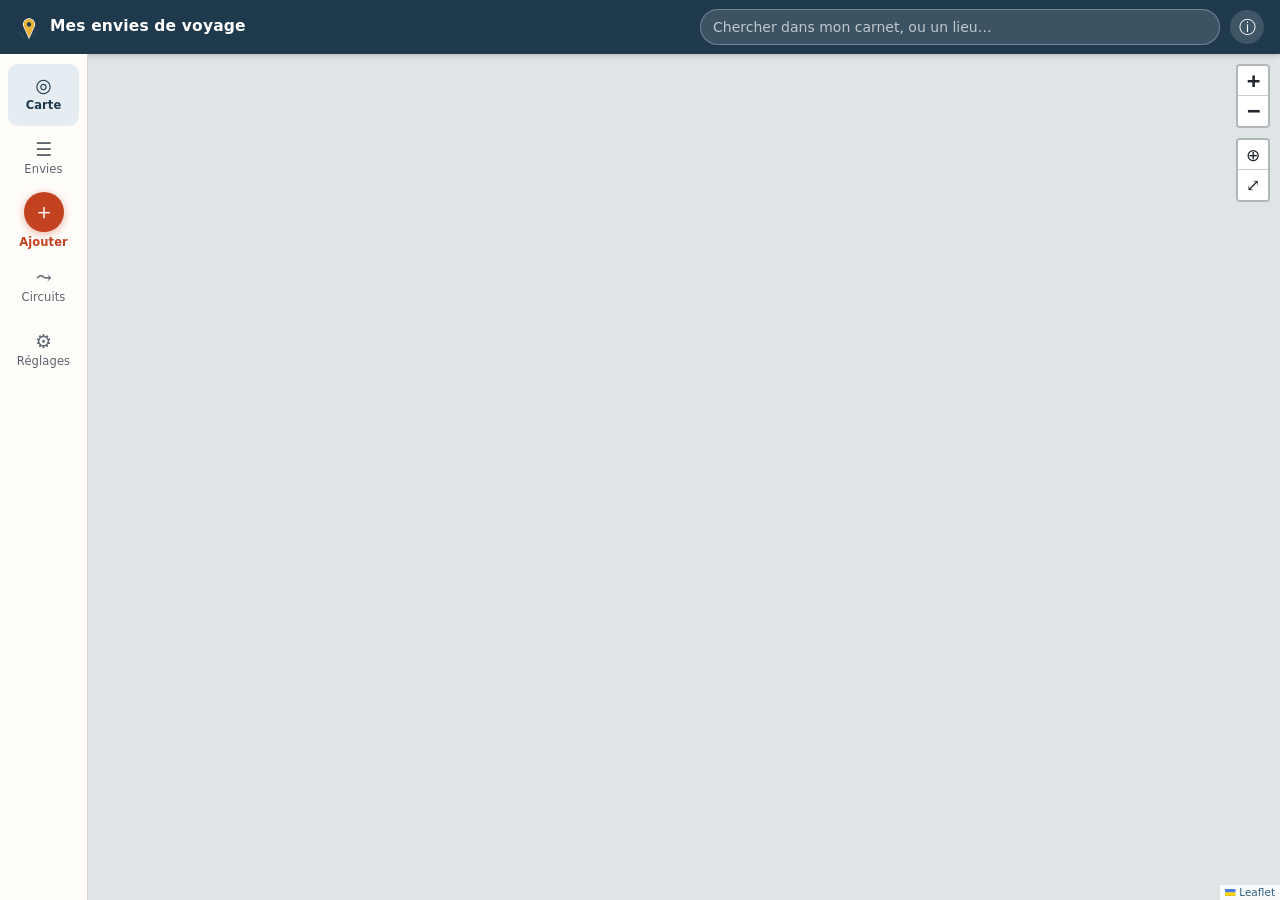
<file: index.html>
<!DOCTYPE html>
<html lang="fr">
<head>
  <meta charset="utf-8">
  <meta name="viewport" content="width=device-width, initial-scale=1, viewport-fit=cover">
  <meta http-equiv="Content-Security-Policy" content="default-src 'self'; script-src 'self'; style-src 'self'; img-src 'self' data: blob:; connect-src 'self' https://tiles.openfreemap.org https://nominatim.openstreetmap.org; worker-src 'self' blob:; child-src 'self' blob:; manifest-src 'self'; base-uri 'self'; form-action 'none'; object-src 'none'; frame-ancestors 'none'">
  <!-- Origine seule, jamais le chemin : Nominatim exige de pouvoir identifier
       l'application qui l'interroge, sa politique d'usage l'impose. -->
  <meta name="referrer" content="strict-origin-when-cross-origin">
  <meta name="description" content="Carnet de voyage personnel : notez vos envies de visites sur une carte vierge de France ou d'Europe, avec photos, liens et notes, composez des circuits et gardez le souvenir de ce que vous avez vu.">
  <meta name="theme-color" content="#1f3a4d">
  <title>Mes envies de voyage — carnet cartographique</title>

  <!-- Installation sur iOS : Safari ne lit pas le manifeste pour l'écran
       d'accueil, il lui faut ces trois-là. -->
  <meta name="mobile-web-app-capable" content="yes">
  <meta name="apple-mobile-web-app-capable" content="yes">
  <meta name="apple-mobile-web-app-title" content="Envies">
  <meta name="apple-mobile-web-app-status-bar-style" content="default">

  <!-- Aperçu du lien quand on le partage par message ou sur un réseau.
       Sans cela le destinataire ne voit qu'une adresse nue, et n'ouvre pas.
       Les URL doivent être absolues : elles sont lues par un serveur
       distant, qui n'a aucun contexte pour résoudre un chemin relatif. -->
  <meta property="og:type" content="website">
  <meta property="og:site_name" content="Envies">
  <meta property="og:title" content="Mes envies de voyage">
  <meta property="og:description" content="Carnet de repérage cartographique : posez vos envies de visite sur une carte vierge de France ou d&#x27;Europe avec notes, liens et photographies, composez des circuits, et notez ce que…">
  <meta property="og:url" content="https://cristo67000.github.io/envies-de-voyage/">
  <meta property="og:image" content="https://cristo67000.github.io/envies-de-voyage/icons/apercu-1200x630.png">
  <meta property="og:image:width" content="1200">
  <meta property="og:image:height" content="630">
  <meta property="og:image:alt" content="Mes envies de voyage">
  <meta property="og:locale" content="fr_FR">
  <meta property="og:locale:alternate" content="de_DE">
  <meta name="twitter:card" content="summary_large_image">
  <link rel="manifest" href="manifest.webmanifest">
  <link rel="icon" href="icons/icon-192.png" type="image/png">
  <link rel="apple-touch-icon" href="icons/icon-192.png">
  <link rel="stylesheet" href="vendor/leaflet/leaflet.css">
  <link rel="stylesheet" href="vendor/maplibre/maplibre-gl.css">
  <link rel="stylesheet" href="css/app.css">
</head>
<body>

  <header id="barre">
    <h1><img src="icons/icon-192.png" alt="" width="26" height="26"><span>Mes envies de voyage</span></h1>
    <div id="bloc-recherche">
      <input id="q" type="search" placeholder="Chercher dans mon carnet, ou un lieu…"
             autocomplete="off" aria-label="Chercher dans mon carnet ou une adresse" aria-expanded="false"
             aria-controls="suggestions" role="combobox">
      <button id="q-vider" type="button" aria-label="Effacer la recherche" hidden>✕</button>
      <ul id="suggestions" role="listbox" aria-label="Résultats" hidden></ul>
    </div>
    <button id="b-apropos" type="button" aria-label="À propos et confidentialité">ⓘ</button>
  </header>

  <main id="scene">
    <div id="carte" role="application" aria-label="Carte de mes envies de voyage"></div>

    <div id="bandeau-pointage" hidden>
      <span id="bandeau-texte">Touchez la carte à l'endroit de votre envie.</span>
      <button id="bandeau-annuler" type="button">Annuler</button>
    </div>

    <!-- Tiroir : panneau latéral sur ordinateur, feuille basse sur téléphone -->
    <aside id="tiroir" hidden aria-label="Panneau">
      <button id="tiroir-poignee" type="button" aria-label="Replier le panneau"></button>

      <!-- ————— Mes envies ————— -->
      <section id="vue-liste" class="vue" hidden>
        <header class="vue-tete">
          <h2>Mes envies</h2>
          <button class="fermer" type="button" data-fermer-tiroir aria-label="Fermer">✕</button>
        </header>
        <div class="filtres">
          <div class="segments" role="group" aria-label="Filtrer par état">
            <button type="button" data-statut="tous" class="actif" aria-pressed="true">Tout</button>
            <button type="button" data-statut="envie" aria-pressed="false">À voir</button>
            <button type="button" data-statut="visite" aria-pressed="false">Visité</button>
          </div>
          <div class="ligne-filtres">
            <label class="champ-compact">
              <span>Trier</span>
              <select id="tri">
                <option value="recent">Ajout récent</option>
                <option value="nom">Nom</option>
                <option value="categorie">Catégorie</option>
                <option value="etoiles">Étoiles</option>
                <option value="distance">Distance</option>
              </select>
            </label>
            <button id="b-filtre-cat" type="button" class="bouton-fin" aria-expanded="false">
              Catégories <span id="filtre-cat-compte"></span>
            </button>
          </div>
          <div id="filtre-cat" hidden>
            <div class="ligne-filtres">
              <button id="cat-tout" type="button" class="bouton-fin">Tout cocher</button>
              <button id="cat-rien" type="button" class="bouton-fin">Tout décocher</button>
            </div>
            <div id="cat-cases"></div>
          </div>
        </div>
        <p id="liste-resume" class="resume"></p>
        <ol id="liste" class="liste"></ol>
        <p id="liste-vide" class="vide" hidden>
          Votre carnet est vide. Touchez <strong>＋</strong> pour poser votre première envie
          sur la carte.
        </p>
      </section>

      <!-- ————— Circuits ————— -->
      <section id="vue-circuits" class="vue" hidden>
        <header class="vue-tete">
          <h2>Mes circuits</h2>
          <button class="fermer" type="button" data-fermer-tiroir aria-label="Fermer">✕</button>
        </header>
        <div id="circuits-liste-bloc">
          <button id="b-circuit-neuf" type="button" class="bouton-plein">＋ Nouveau circuit</button>
          <ol id="circuits-liste" class="liste"></ol>
          <p id="circuits-vide" class="vide" hidden>
            Un circuit rassemble plusieurs envies dans l'ordre où vous voulez les voir.
            Il s'affiche sur la carte et s'ouvre dans votre application d'itinéraire.
          </p>
        </div>

        <div id="circuit-detail" hidden>
          <button id="circuit-retour" type="button" class="bouton-fin">‹ Tous les circuits</button>
          <label class="champ"><span>Nom du circuit</span>
            <input id="c-nom" type="text" maxlength="80" placeholder="Week-end en Bretagne"></label>
          <label class="champ"><span>Description</span>
            <textarea id="c-desc" rows="2" maxlength="600" placeholder="Trois jours, en voiture, mi-juin…"></textarea></label>
          <div class="ligne-filtres">
            <label class="champ-compact"><span>Couleur du tracé</span>
              <select id="c-couleur">
                <option value="#c2411f">Brique</option>
                <option value="#1f6fae">Bleu</option>
                <option value="#37804d">Vert</option>
                <option value="#6d47b3">Violet</option>
                <option value="#b32f6b">Framboise</option>
                <option value="#a9631f">Ocre</option>
                <option value="#333c44">Ardoise</option>
              </select>
            </label>
          </div>
          <p id="c-resume" class="resume"></p>
          <ol id="c-etapes" class="liste etapes"></ol>
          <p id="c-vide" class="vide" hidden>Ce circuit n'a pas encore d'étape.</p>
          <div class="actions">
            <button id="c-ajouter-etapes" type="button" class="bouton-plein">＋ Ajouter des étapes</button>
            <button id="c-optimiser" type="button">Optimiser l'ordre</button>
            <button id="c-itineraire" type="button">Itinéraire ↗</button>
            <button id="c-gpx" type="button">Exporter en GPX</button>
            <button id="c-supprimer" type="button" class="danger">Supprimer le circuit</button>
          </div>
        </div>
      </section>

      <!-- ————— Réglages ————— -->
      <section id="vue-reglages" class="vue" hidden>
        <header class="vue-tete">
          <h2>Réglages</h2>
          <button class="fermer" type="button" data-fermer-tiroir aria-label="Fermer">✕</button>
        </header>

        <h3>Carte</h3>
        <label class="champ"><span>Fond de carte</span>
          <select id="r-fond">
            <option value="epure">Fond épuré</option>
            <option value="plan">Plan détaillé</option>
            <option value="vif">Fond contrasté</option>
          </select></label>
        <label class="champ"><span>Zone au démarrage</span>
          <select id="r-zone">
            <option value="france">France</option>
            <option value="europe">Europe</option>
            <option value="tout">Sur mes envies</option>
          </select></label>

        <h3>Photographies</h3>
        <fieldset id="r-qualite" class="choix">
          <legend class="visually-hidden">Réduction des photos à l'import</legend>
        </fieldset>
        <p class="note">Les photos sont réduites sur votre appareil avant d'être rangées dans le
          carnet. L'original reste intact dans votre galerie. La copie enregistrée ne contient plus
          ni coordonnées GPS ni numéro de série d'appareil : le réencodage les supprime.</p>

        <h3>Géolocalisation</h3>
        <p class="note">Elle est facultative et n'est jamais demandée au démarrage. Le bouton
          <strong>⊕</strong> de la carte affiche votre position et calcule la distance jusqu'à
          chaque envie. La position ne quitte pas l'appareil.</p>
        <p id="geo-etat">Autorisation sur cet appareil : <strong id="geo-etat-val">inconnue</strong></p>

        <h3>Sauvegarde</h3>
        <p class="note">Tout est stocké dans ce navigateur, sur cet appareil. Rien n'est partagé
          avec vos autres appareils : pour transférer votre carnet, ou simplement le mettre à
          l'abri, exportez une archive et restaurez-la ailleurs. La restauration
          « Réunir » rassemble les deux carnets en gardant, pour chaque fiche, la version la plus
          récemment modifiée — les suppressions comprises.</p>
        <p id="r-sauvegarde-etat" class="etat-sauvegarde"></p>
        <div class="actions">
          <button id="r-exporter" type="button" class="bouton-plein">Exporter mon carnet (.zip)</button>
          <button id="r-importer" type="button">Restaurer une archive…</button>
          <button id="r-gpx" type="button">Exporter tous les points (.gpx)</button>
          <button id="r-effacer" type="button" class="danger">Tout effacer</button>
        </div>
        <input id="fichier-archive" type="file" accept=".zip,application/zip" hidden>
        <p id="r-place" class="note"></p>

        <h3>À propos</h3>
        <p class="note">Version <span id="app-version">—</span>.
          <a href="confidentialite.html">Politique de confidentialité</a></p>
      </section>
    </aside>

    <!-- ————— Fiche d'un POI ————— -->
    <section id="fiche" hidden aria-live="polite">
      <header class="vue-tete">
        <button class="fermer" type="button" id="f-fermer" aria-label="Fermer la fiche">✕</button>
        <p id="f-cat"><span id="f-sym" class="pastille"></span><span id="f-cat-txt"></span></p>
      </header>
      <div class="corps">
        <h2 id="f-nom"></h2>
        <p id="f-etat"></p>
        <p id="f-adresse" class="discret"></p>
        <div id="f-galerie" class="galerie" hidden></div>
        <section id="f-bloc-notes" hidden>
          <h3>Pourquoi j'y vais</h3>
          <p id="f-notes"></p>
        </section>
        <section id="f-bloc-avis" hidden>
          <h3>Ce que j'en ai pensé</h3>
          <p id="f-avis"></p>
        </section>
        <section id="f-bloc-liens" hidden>
          <h3>À consulter</h3>
          <ul id="f-liens" class="liens"></ul>
        </section>
        <section id="f-bloc-circuits" hidden>
          <h3>Dans mes circuits</h3>
          <ul id="f-circuits" class="liens"></ul>
        </section>
        <p id="f-distance" class="discret" hidden></p>
      </div>
      <footer class="actions collees">
        <button id="f-modifier" type="button" class="bouton-plein">Modifier</button>
        <button id="f-itineraire" type="button">Itinéraire ↗</button>
        <button id="f-zoom" type="button">Centrer</button>
      </footer>
    </section>

    <!-- ————— Éditeur ————— -->
    <section id="editeur" hidden>
      <header class="vue-tete">
        <button class="fermer" type="button" id="e-fermer" aria-label="Fermer l'éditeur">✕</button>
        <h2 id="e-titre">Modifier</h2>
        <span id="e-etat-sauve" class="sauve" hidden>enregistré</span>
      </header>
      <div class="corps">
        <label class="champ"><span>Nom du lieu</span>
          <input id="e-nom" type="text" maxlength="120" placeholder="Cascade du Hérisson"></label>

        <fieldset class="champ">
          <legend>Symbole</legend>
          <button id="e-cat-actuel" type="button" class="choix-actuel" aria-expanded="false"
                  aria-controls="e-categories">
            <span id="e-cat-sym" class="pastille"></span>
            <span id="e-cat-nom">Autre envie</span>
            <span class="chevron" aria-hidden="true">Changer ▾</span>
          </button>
          <div id="e-categories" class="grille-cat" hidden></div>
        </fieldset>

        <fieldset class="champ">
          <legend>État</legend>
          <div class="segments" id="e-statut" role="group">
            <button type="button" data-v="envie" aria-pressed="false">Envie</button>
            <button type="button" data-v="visite" aria-pressed="false">Visité</button>
          </div>
        </fieldset>

        <div id="e-bloc-visite" hidden>
          <fieldset class="champ">
            <legend>Mon appréciation</legend>
            <div id="e-etoiles" class="etoiles-choix" role="group" aria-label="De une à trois étoiles">
              <button type="button" data-n="1" aria-label="Une étoile — bien">★</button>
              <button type="button" data-n="2" aria-label="Deux étoiles — remarquable">★</button>
              <button type="button" data-n="3" aria-label="Trois étoiles — exceptionnel">★</button>
            </div>
            <p id="e-etoiles-txt" class="discret"></p>
          </fieldset>
          <label class="champ"><span>Date de la visite</span>
            <input id="e-date" type="date"></label>
          <label class="champ"><span>Ce que j'en ai pensé</span>
            <textarea id="e-avis" rows="4" maxlength="4000"
              placeholder="Le sentier du bas est le plus beau, y aller tôt…"></textarea></label>
        </div>

        <label class="champ"><span>Notes</span>
          <textarea id="e-notes" rows="4" maxlength="4000"
            placeholder="Pourquoi cette envie, ce qu'il ne faut pas manquer, horaires, tarifs…"></textarea></label>

        <fieldset class="champ">
          <legend>Sites internet</legend>
          <ul id="e-liens" class="liens-edit"></ul>
          <button id="e-lien-plus" type="button" class="bouton-fin">＋ Ajouter un lien</button>
        </fieldset>

        <fieldset class="champ">
          <legend>Photographies <span id="e-photos-compte" class="discret"></span></legend>
          <div id="e-photos" class="galerie-edit"></div>
          <div class="ligne-filtres">
            <button id="e-photo-plus" type="button" class="bouton-fin">＋ Ajouter des photos</button>
            <label class="champ-compact"><span>Réduction</span>
              <select id="e-photo-profil"></select></label>
          </div>
          <input id="fichier-photos" type="file" accept="image/*" multiple hidden>
          <p id="e-photo-etat" class="discret"></p>
        </fieldset>

        <fieldset class="champ">
          <legend>Position</legend>
          <p id="e-position" class="discret"></p>
          <label class="champ"><span>Adresse ou repère (facultatif)</span>
            <input id="e-adresse" type="text" maxlength="200" placeholder="Ménétrux-en-Joux, Jura"></label>
          <button id="e-deplacer" type="button" class="bouton-fin">Déplacer sur la carte</button>
        </fieldset>

        <div class="actions">
          <button id="e-supprimer" type="button" class="danger">Supprimer cette envie</button>
        </div>
      </div>
      <footer class="actions collees">
        <button id="e-termine" type="button" class="bouton-plein">Terminé</button>
      </footer>
    </section>

    <!-- ————— Sélecteur d'étapes pour un circuit ————— -->
    <section id="choix-etapes" hidden>
      <header class="vue-tete">
        <button class="fermer" type="button" id="ce-fermer" aria-label="Fermer">✕</button>
        <h2>Ajouter des étapes</h2>
      </header>
      <div class="corps">
        <input id="ce-q" type="search" placeholder="Filtrer…" aria-label="Filtrer les envies">
        <ol id="ce-liste" class="liste"></ol>
      </div>
      <footer class="actions collees">
        <button id="ce-valider" type="button" class="bouton-plein">Ajouter au circuit</button>
      </footer>
    </section>
  </main>

  <!-- ————— Barre d'onglets ————— -->
  <nav id="onglets" aria-label="Navigation principale">
    <button type="button" data-vue="carte" class="actif">
      <span class="ic" aria-hidden="true">◎</span><span class="lb">Carte</span></button>
    <button type="button" data-vue="liste">
      <span class="ic" aria-hidden="true">☰</span><span class="lb">Envies</span></button>
    <button type="button" id="b-ajouter" class="proeminent">
      <span class="ic" aria-hidden="true">＋</span><span class="lb">Ajouter</span></button>
    <button type="button" data-vue="circuits">
      <span class="ic" aria-hidden="true">⤳</span><span class="lb">Circuits</span></button>
    <button type="button" data-vue="reglages">
      <span class="ic" aria-hidden="true">⚙</span><span class="lb">Réglages</span></button>
  </nav>

  <!-- ————— Menu d'ajout ————— -->
  <div id="menu-ajout" hidden role="menu" aria-label="Ajouter une envie">
    <button type="button" data-mode="pointer" role="menuitem">
      <strong>Placer sur la carte</strong><small>Touchez ensuite l'endroit voulu</small></button>
    <button type="button" data-mode="position" role="menuitem">
      <strong>Ici, où je suis</strong><small>Utilise la géolocalisation</small></button>
    <button type="button" data-mode="photo" role="menuitem">
      <strong>Depuis une photo</strong><small>Si elle contient sa position GPS</small></button>
    <button type="button" data-mode="adresse" role="menuitem">
      <strong>Chercher un lieu</strong><small>Par nom ou adresse</small></button>
    <input id="fichier-photo-geo" type="file" accept="image/*" hidden>
  </div>

  <!-- ————— Visionneuse ————— -->
  <div id="visionneuse" hidden>
    <button id="v-fermer" type="button" aria-label="Fermer">✕</button>
    <button id="v-prec" type="button" aria-label="Photo précédente">‹</button>
    <img id="v-image" alt="">
    <button id="v-suiv" type="button" aria-label="Photo suivante">›</button>
    <p id="v-legende"></p>
  </div>

  <div id="toast" role="status" hidden></div>

  <dialog id="confirmation" aria-labelledby="confirmation-titre">
    <h2 id="confirmation-titre">Confirmer</h2>
    <p id="confirmation-texte"></p>
    <div class="actions">
      <button id="confirmation-oui" type="button" class="danger">Confirmer</button>
      <button id="confirmation-non" type="button" class="bouton-plein">Annuler</button>
    </div>
  </dialog>

  <dialog id="apropos" aria-labelledby="apropos-titre">
    <h2 id="apropos-titre">Mes envies de voyage</h2>
    <p>Un carnet de repérage cartographique, version <span id="app-version-2">—</span>.
      La carte s'ouvre <strong>vide</strong> : elle ne contient que ce que vous y posez.</p>
    <h3>Ce que fait l'application</h3>
    <ul>
      <li>Poser des envies de visite sur un fond de carte de France ou d'Europe, avec un symbole
        parmi trente-trois : musée, château, phare, cascade, restaurant, gîte…</li>
      <li>Attacher à chaque envie des notes, des liens vers des sites, et jusqu'à dix photographies
        réduites automatiquement.</li>
      <li>Composer des circuits : plusieurs envies dans l'ordre, tracées sur la carte et
        transmissibles à votre application d'itinéraire.</li>
      <li>Après la visite, noter le lieu de une à trois étoiles et écrire ce que vous en avez pensé.</li>
    </ul>
    <h3>Où vont mes données</h3>
    <p>Nulle part. Tout est enregistré dans ce navigateur, sur cet appareil : notes, photos,
      circuits. Il n'y a ni compte, ni serveur, ni statistiques. Personne d'autre que vous n'y a
      accès — et personne d'autre que vous ne peut les récupérer si vous changez d'appareil ou
      videz les données du navigateur, d'où l'export d'archive dans les réglages.</p>
    <h3>Ce qui sort de l'appareil</h3>
    <ul>
      <li>Les <strong>tuiles du fond de carte</strong>, demandées à OpenFreeMap au fur et à mesure
        que vous vous déplacez.</li>
      <li>Le <strong>texte que vous tapez dans la recherche de lieu</strong>, et lui seul, envoyé à
        Nominatim (OpenStreetMap) quand vous demandez explicitement de chercher une adresse.</li>
      <li>Rien d'autre : ni vos notes, ni vos photos, ni votre position.</li>
    </ul>
    <p><a href="confidentialite.html">Politique de confidentialité complète</a> —
      une question ? <a href="mailto:cristo67apps@gmail.com">cristo67apps@gmail.com</a></p>
    <h3>Sources</h3>
    <ul>
      <li>Fond de carte : OpenFreeMap © OpenMapTiles — données © contributeurs OpenStreetMap (ODbL)</li>
      <li>Recherche de lieux : Nominatim © contributeurs OpenStreetMap (ODbL)</li>
      <li>Cartographie : Leaflet et MapLibre GL, embarqués dans l'application</li>
    </ul>
    <button id="apropos-fermer" type="button" class="bouton-plein">Fermer</button>
  </dialog>

  <script src="vendor/leaflet/leaflet.js"></script>
  <script src="vendor/maplibre/maplibre-gl.js"></script>
  <script src="vendor/maplibre/leaflet-maplibre-gl.js"></script>
  <script src="js/exif.js"></script>
  <script src="js/categories.js"></script>
  <script src="js/store.js"></script>
  <script src="js/photos.js"></script>
  <script src="js/zip.js"></script>
  <script src="js/app.js"></script>
  <script src="js/fiches.js"></script>
  <script src="js/circuits.js"></script>
  <script src="js/reglages.js"></script>
  <script src="js/demarrage.js"></script>
</body>
</html>
</file>
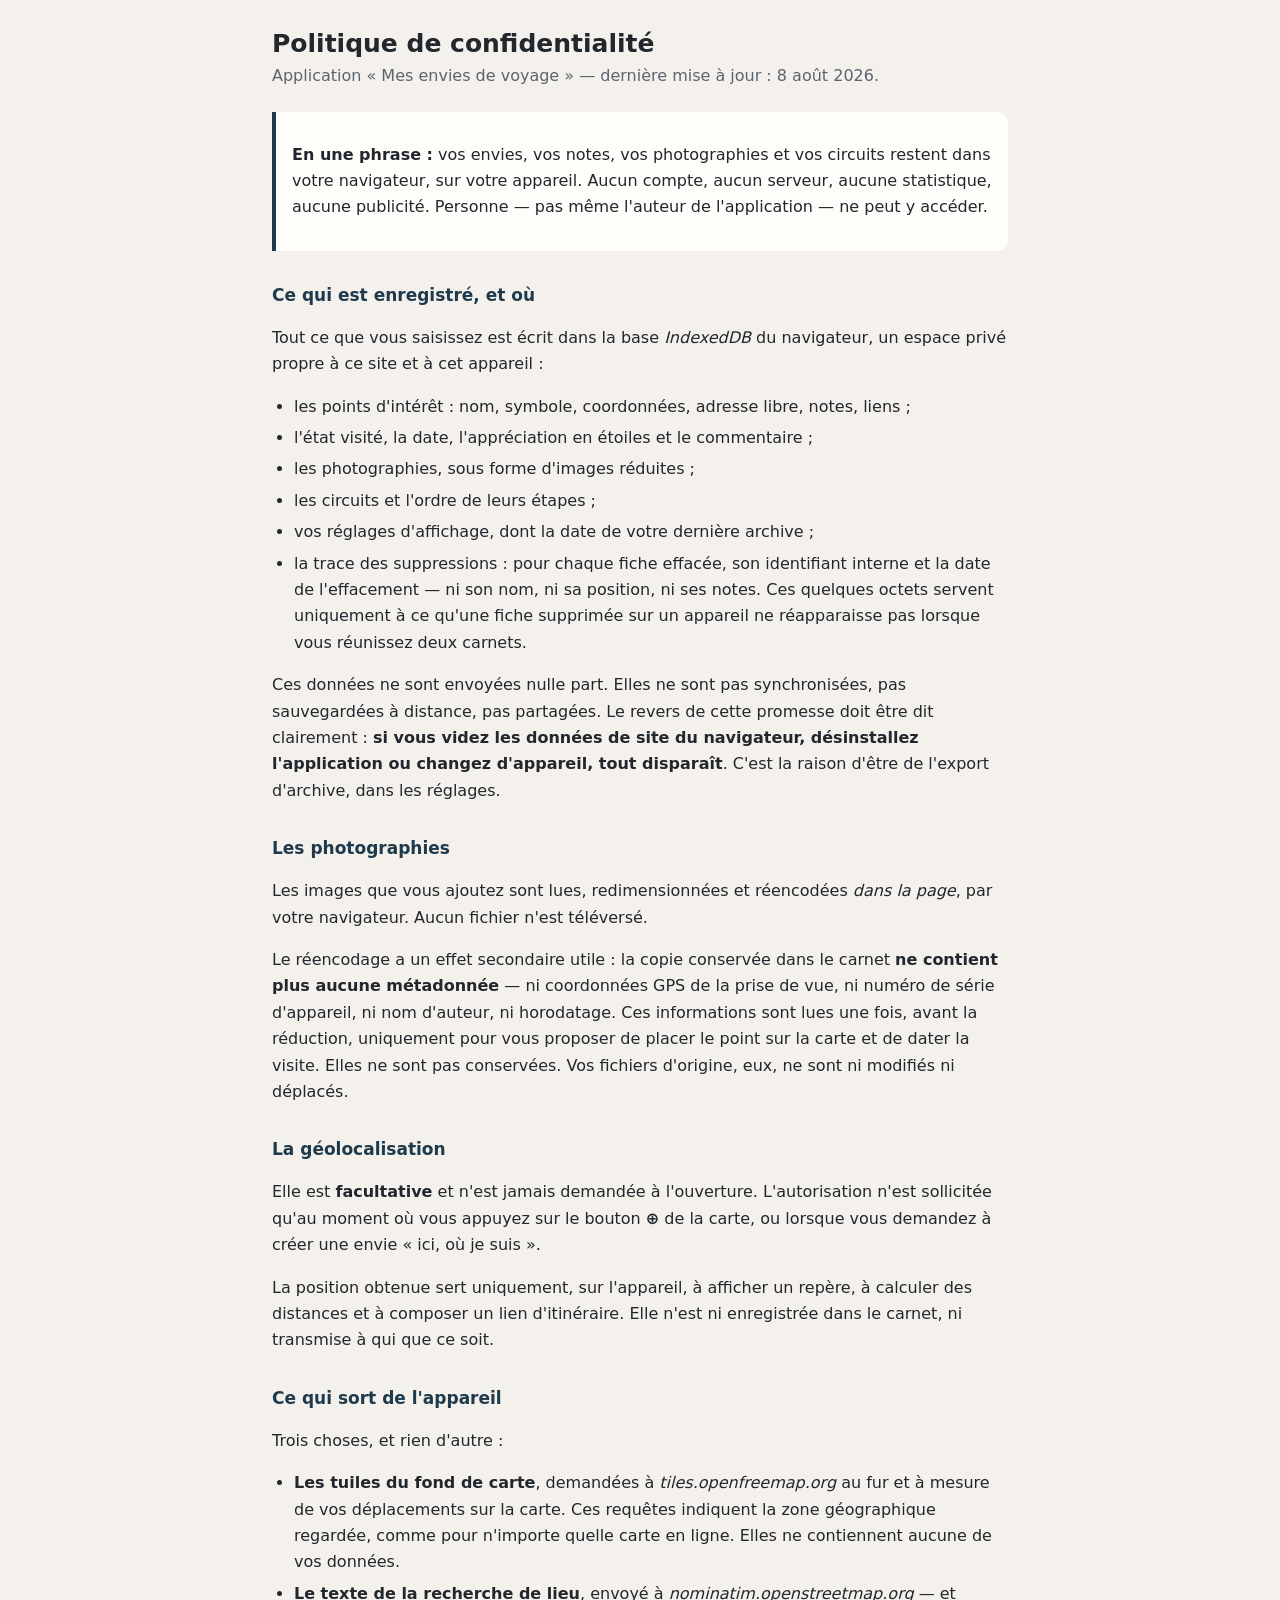
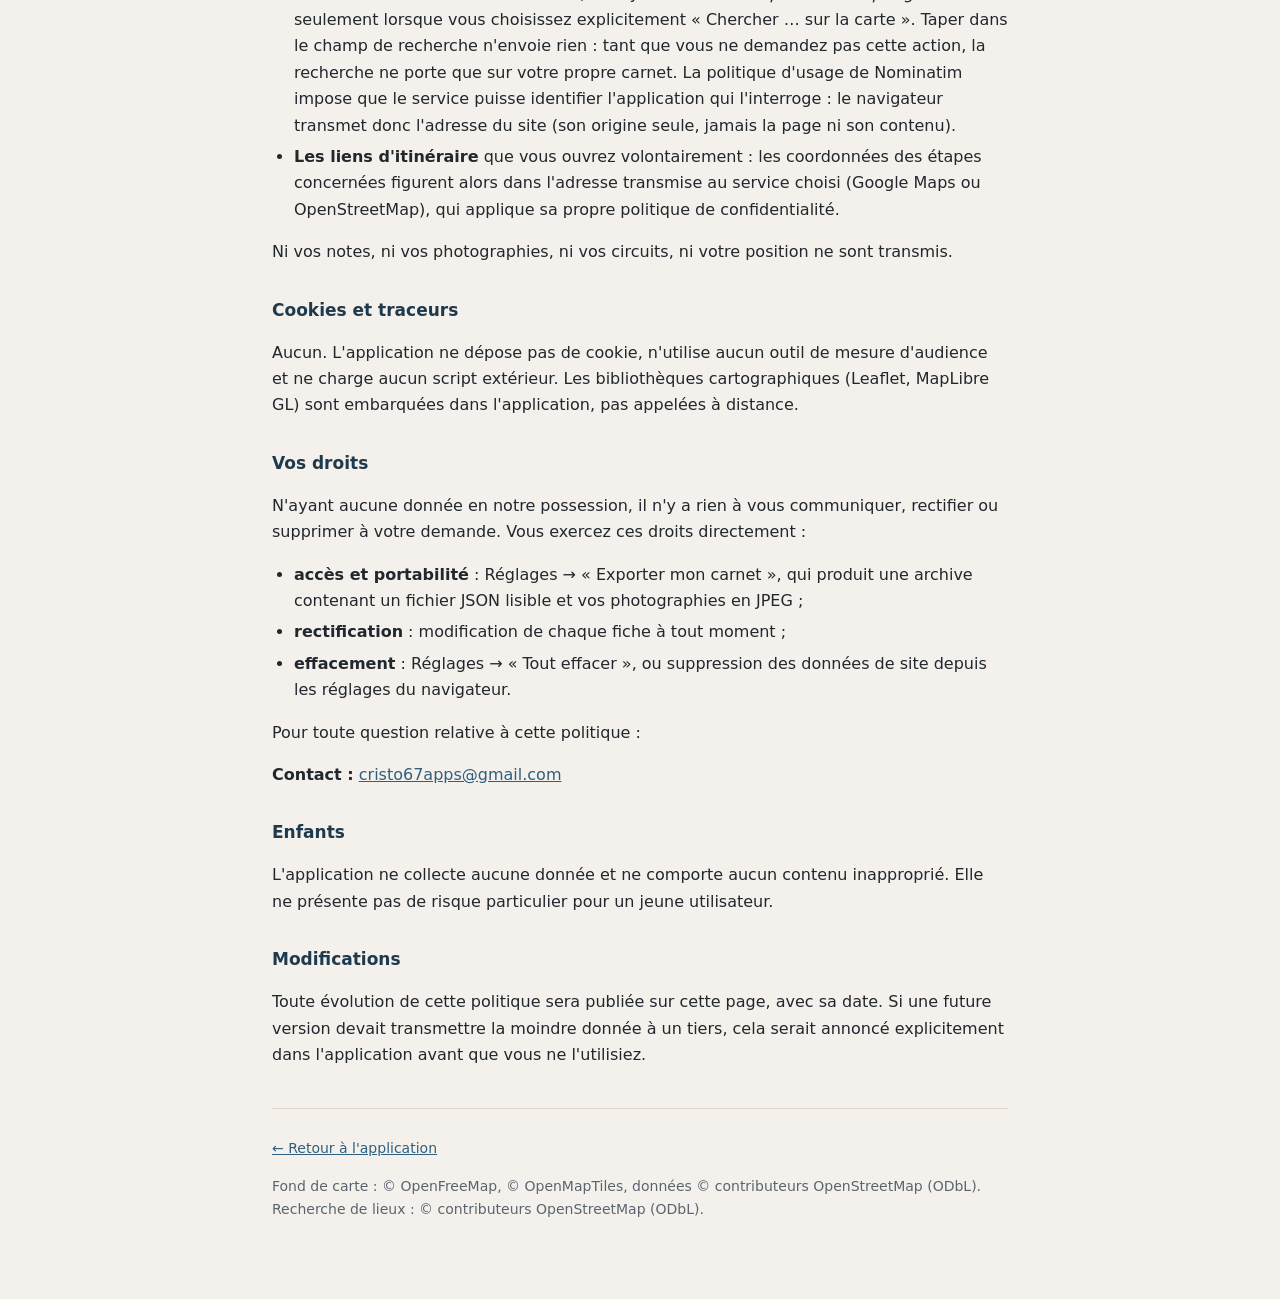
<file: confidentialite.html>
<!DOCTYPE html>
<html lang="fr">
<head>
  <meta charset="utf-8">
  <meta name="viewport" content="width=device-width, initial-scale=1">
  <meta http-equiv="Content-Security-Policy" content="default-src 'self'; script-src 'none'; style-src 'self'; img-src 'self' data:; base-uri 'self'; form-action 'none'; object-src 'none'; frame-ancestors 'none'">
  <title>Confidentialité — Mes envies de voyage</title>
  <link rel="stylesheet" href="css/page.css">
  <link rel="icon" href="icons/icon-192.png" type="image/png">
</head>
<body>

  <h1>Politique de confidentialité</h1>
  <p class="chapeau">Application « Mes envies de voyage » — dernière mise à jour : 8 août 2026.</p>

  <div class="encadre">
    <p><strong>En une phrase :</strong> vos envies, vos notes, vos photographies et vos circuits
      restent dans votre navigateur, sur votre appareil. Aucun compte, aucun serveur, aucune
      statistique, aucune publicité. Personne — pas même l'auteur de l'application — ne peut y accéder.</p>
  </div>

  <h2>Ce qui est enregistré, et où</h2>
  <p>Tout ce que vous saisissez est écrit dans la base <em>IndexedDB</em> du navigateur, un espace
    privé propre à ce site et à cet appareil :</p>
  <ul>
    <li>les points d'intérêt : nom, symbole, coordonnées, adresse libre, notes, liens ;</li>
    <li>l'état visité, la date, l'appréciation en étoiles et le commentaire ;</li>
    <li>les photographies, sous forme d'images réduites ;</li>
    <li>les circuits et l'ordre de leurs étapes ;</li>
    <li>vos réglages d'affichage, dont la date de votre dernière archive ;</li>
    <li>la trace des suppressions : pour chaque fiche effacée, son identifiant interne et la
      date de l'effacement — ni son nom, ni sa position, ni ses notes. Ces quelques octets
      servent uniquement à ce qu'une fiche supprimée sur un appareil ne réapparaisse pas
      lorsque vous réunissez deux carnets.</li>
  </ul>
  <p>Ces données ne sont envoyées nulle part. Elles ne sont pas synchronisées, pas sauvegardées à
    distance, pas partagées. Le revers de cette promesse doit être dit clairement : <strong>si vous
    videz les données de site du navigateur, désinstallez l'application ou changez d'appareil, tout
    disparaît</strong>. C'est la raison d'être de l'export d'archive, dans les réglages.</p>

  <h2>Les photographies</h2>
  <p>Les images que vous ajoutez sont lues, redimensionnées et réencodées <em>dans la page</em>,
    par votre navigateur. Aucun fichier n'est téléversé.</p>
  <p>Le réencodage a un effet secondaire utile : la copie conservée dans le carnet <strong>ne
    contient plus aucune métadonnée</strong> — ni coordonnées GPS de la prise de vue, ni numéro de
    série d'appareil, ni nom d'auteur, ni horodatage. Ces informations sont lues une fois, avant la
    réduction, uniquement pour vous proposer de placer le point sur la carte et de dater la visite.
    Elles ne sont pas conservées. Vos fichiers d'origine, eux, ne sont ni modifiés ni déplacés.</p>

  <h2>La géolocalisation</h2>
  <p>Elle est <strong>facultative</strong> et n'est jamais demandée à l'ouverture. L'autorisation
    n'est sollicitée qu'au moment où vous appuyez sur le bouton <strong>⊕</strong> de la carte, ou
    lorsque vous demandez à créer une envie « ici, où je suis ».</p>
  <p>La position obtenue sert uniquement, sur l'appareil, à afficher un repère, à calculer des
    distances et à composer un lien d'itinéraire. Elle n'est ni enregistrée dans le carnet, ni
    transmise à qui que ce soit.</p>

  <h2>Ce qui sort de l'appareil</h2>
  <p>Trois choses, et rien d'autre :</p>
  <ul>
    <li><strong>Les tuiles du fond de carte</strong>, demandées à <em>tiles.openfreemap.org</em> au
      fur et à mesure de vos déplacements sur la carte. Ces requêtes indiquent la zone géographique
      regardée, comme pour n'importe quelle carte en ligne. Elles ne contiennent aucune de vos
      données.</li>
    <li><strong>Le texte de la recherche de lieu</strong>, envoyé à
      <em>nominatim.openstreetmap.org</em> — et seulement lorsque vous choisissez explicitement
      « Chercher … sur la carte ». Taper dans le champ de recherche n'envoie rien : tant que vous ne
      demandez pas cette action, la recherche ne porte que sur votre propre carnet. La politique
      d'usage de Nominatim impose que le service puisse identifier l'application qui l'interroge :
      le navigateur transmet donc l'adresse du site (son origine seule, jamais la page ni son
      contenu).</li>
    <li><strong>Les liens d'itinéraire</strong> que vous ouvrez volontairement : les coordonnées des
      étapes concernées figurent alors dans l'adresse transmise au service choisi (Google Maps ou
      OpenStreetMap), qui applique sa propre politique de confidentialité.</li>
  </ul>
  <p>Ni vos notes, ni vos photographies, ni vos circuits, ni votre position ne sont transmis.</p>

  <h2>Cookies et traceurs</h2>
  <p>Aucun. L'application ne dépose pas de cookie, n'utilise aucun outil de mesure d'audience et ne
    charge aucun script extérieur. Les bibliothèques cartographiques (Leaflet, MapLibre GL) sont
    embarquées dans l'application, pas appelées à distance.</p>

  <h2>Vos droits</h2>
  <p>N'ayant aucune donnée en notre possession, il n'y a rien à vous communiquer, rectifier ou
    supprimer à votre demande. Vous exercez ces droits directement :</p>
  <ul>
    <li><strong>accès et portabilité</strong> : Réglages → « Exporter mon carnet », qui produit une
      archive contenant un fichier JSON lisible et vos photographies en JPEG ;</li>
    <li><strong>rectification</strong> : modification de chaque fiche à tout moment ;</li>
    <li><strong>effacement</strong> : Réglages → « Tout effacer », ou suppression des données de
      site depuis les réglages du navigateur.</li>
  </ul>
  <p>Pour toute question relative à cette politique :</p>
  <p><strong>Contact :</strong> <a href="mailto:cristo67apps@gmail.com">cristo67apps@gmail.com</a></p>

  <h2>Enfants</h2>
  <p>L'application ne collecte aucune donnée et ne comporte aucun contenu inapproprié. Elle ne
    présente pas de risque particulier pour un jeune utilisateur.</p>

  <h2>Modifications</h2>
  <p>Toute évolution de cette politique sera publiée sur cette page, avec sa date. Si une future
    version devait transmettre la moindre donnée à un tiers, cela serait annoncé explicitement dans
    l'application avant que vous ne l'utilisiez.</p>

  <footer>
    <p><a href="index.html">← Retour à l'application</a></p>
    <p>Fond de carte : © OpenFreeMap, © OpenMapTiles, données © contributeurs OpenStreetMap (ODbL).
      Recherche de lieux : © contributeurs OpenStreetMap (ODbL).</p>
  </footer>

</body>
</html>
</file>
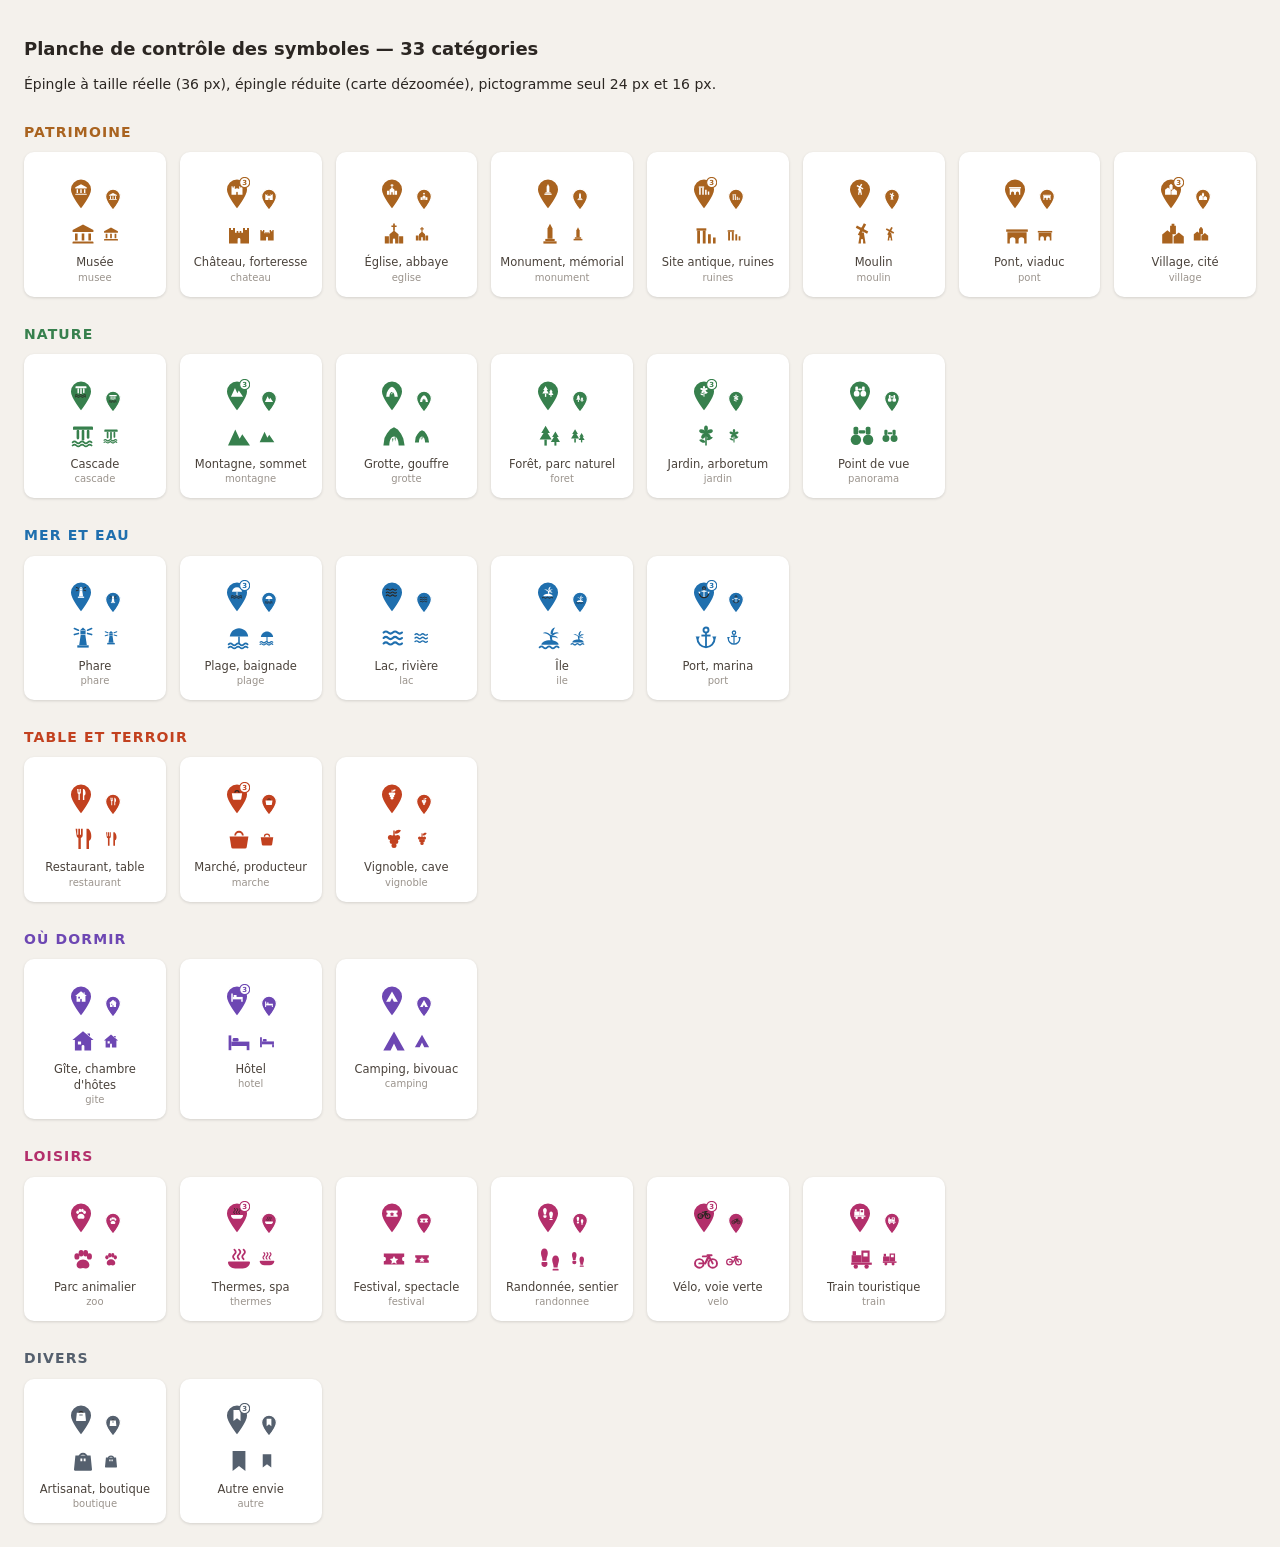
<file: docs/planche-symboles.html>
<!DOCTYPE html>
<html lang="fr">
<head>
  <meta charset="utf-8">
  <meta name="viewport" content="width=device-width, initial-scale=1">
  <title>Planche de contrôle des symboles</title>
  <style>
    body { font: 14px/1.4 system-ui, sans-serif; background: #f4f1ec; color: #2b2622; margin: 0; padding: 24px; }
    h1 { font-size: 18px; }
    h2 { font-size: 14px; text-transform: uppercase; letter-spacing: .08em; color: #6b625a; margin: 28px 0 10px; }
    .grille { display: grid; grid-template-columns: repeat(auto-fill, minmax(132px, 1fr)); gap: 14px; }
    .case { background: #fff; border-radius: 10px; padding: 12px 8px; text-align: center; box-shadow: 0 1px 3px #0002; }
    .case .rangee { display: flex; align-items: flex-end; justify-content: center; gap: 10px; min-height: 52px; }
    .case .p16 svg { width: 18px; height: 23px; }
    .case .p24 svg { width: 26px; height: 34px; }
    .case .nom { font-size: 11.5px; margin-top: 8px; color: #4a423b; }
    .case .cle { font-size: 10px; color: #9a938c; }
    .syms { display: flex; gap: 8px; justify-content: center; align-items: center; margin-top: 6px; }
    /* ?loupe : contrôle du dessin lui-même, hors contexte d'usage. */
    body.loupe .grille { grid-template-columns: repeat(auto-fill, minmax(180px, 1fr)); }
    body.loupe .rangee { display: none; }
    body.loupe .syms svg:first-child { width: 96px; height: 96px; }
    body.loupe .syms svg:last-child { display: none; }
  </style>
</head>
<body>
  <h1>Planche de contrôle des symboles — 33 catégories</h1>
  <p>Épingle à taille réelle (36 px), épingle réduite (carte dézoomée), pictogramme seul 24 px et 16 px.</p>
  <div id="sortie"></div>
  <script src="../js/categories.js"></script>
  <script>
    (function () {
      if (location.search.indexOf('loupe') !== -1) document.body.classList.add('loupe');
      const out = document.getElementById('sortie');
      CAT.parFamille().forEach((f) => {
        const h = document.createElement('h2');
        h.textContent = f.nom;
        h.style.color = f.couleur;
        out.appendChild(h);
        const g = document.createElement('div');
        g.className = 'grille';
        f.categories.forEach((cle, i) => {
          const d = document.createElement('div');
          d.className = 'case';
          d.innerHTML =
            '<div class="rangee">' +
              '<span class="p24">' + CAT.svgEpingle(cle, { visite: i % 3 === 1, etoiles: i % 3 === 1 ? 3 : 0 }) + '</span>' +
              '<span class="p16">' + CAT.svgEpingle(cle) + '</span>' +
            '</div>' +
            '<div class="syms" style="color:' + f.couleur + '">' +
              CAT.svgSymbole(cle, 24) + CAT.svgSymbole(cle, 16) +
            '</div>' +
            '<div class="nom">' + CAT.nomDe(cle) + '</div>' +
            '<div class="cle">' + cle + '</div>';
          g.appendChild(d);
        });
        out.appendChild(g);
      });
    })();
  </script>
</body>
</html>
</file>
<file: vendor/leaflet/leaflet.css>
/* required styles */

.leaflet-pane,
.leaflet-tile,
.leaflet-marker-icon,
.leaflet-marker-shadow,
.leaflet-tile-container,
.leaflet-pane > svg,
.leaflet-pane > canvas,
.leaflet-zoom-box,
.leaflet-image-layer,
.leaflet-layer {
	position: absolute;
	left: 0;
	top: 0;
	}
.leaflet-container {
	overflow: hidden;
	}
.leaflet-tile,
.leaflet-marker-icon,
.leaflet-marker-shadow {
	-webkit-user-select: none;
	   -moz-user-select: none;
	        user-select: none;
	  -webkit-user-drag: none;
	}
/* Prevents IE11 from highlighting tiles in blue */
.leaflet-tile::selection {
	background: transparent;
}
/* Safari renders non-retina tile on retina better with this, but Chrome is worse */
.leaflet-safari .leaflet-tile {
	image-rendering: -webkit-optimize-contrast;
	}
/* hack that prevents hw layers "stretching" when loading new tiles */
.leaflet-safari .leaflet-tile-container {
	width: 1600px;
	height: 1600px;
	-webkit-transform-origin: 0 0;
	}
.leaflet-marker-icon,
.leaflet-marker-shadow {
	display: block;
	}
/* .leaflet-container svg: reset svg max-width decleration shipped in Joomla! (joomla.org) 3.x */
/* .leaflet-container img: map is broken in FF if you have max-width: 100% on tiles */
.leaflet-container .leaflet-overlay-pane svg {
	max-width: none !important;
	max-height: none !important;
	}
.leaflet-container .leaflet-marker-pane img,
.leaflet-container .leaflet-shadow-pane img,
.leaflet-container .leaflet-tile-pane img,
.leaflet-container img.leaflet-image-layer,
.leaflet-container .leaflet-tile {
	max-width: none !important;
	max-height: none !important;
	width: auto;
	padding: 0;
	}

.leaflet-container img.leaflet-tile {
	/* See: https://bugs.chromium.org/p/chromium/issues/detail?id=600120 */
	mix-blend-mode: plus-lighter;
}

.leaflet-container.leaflet-touch-zoom {
	-ms-touch-action: pan-x pan-y;
	touch-action: pan-x pan-y;
	}
.leaflet-container.leaflet-touch-drag {
	-ms-touch-action: pinch-zoom;
	/* Fallback for FF which doesn't support pinch-zoom */
	touch-action: none;
	touch-action: pinch-zoom;
}
.leaflet-container.leaflet-touch-drag.leaflet-touch-zoom {
	-ms-touch-action: none;
	touch-action: none;
}
.leaflet-container {
	-webkit-tap-highlight-color: transparent;
}
.leaflet-container a {
	-webkit-tap-highlight-color: rgba(51, 181, 229, 0.4);
}
.leaflet-tile {
	filter: inherit;
	visibility: hidden;
	}
.leaflet-tile-loaded {
	visibility: inherit;
	}
.leaflet-zoom-box {
	width: 0;
	height: 0;
	-moz-box-sizing: border-box;
	     box-sizing: border-box;
	z-index: 800;
	}
/* workaround for https://bugzilla.mozilla.org/show_bug.cgi?id=888319 */
.leaflet-overlay-pane svg {
	-moz-user-select: none;
	}

.leaflet-pane         { z-index: 400; }

.leaflet-tile-pane    { z-index: 200; }
.leaflet-overlay-pane { z-index: 400; }
.leaflet-shadow-pane  { z-index: 500; }
.leaflet-marker-pane  { z-index: 600; }
.leaflet-tooltip-pane   { z-index: 650; }
.leaflet-popup-pane   { z-index: 700; }

.leaflet-map-pane canvas { z-index: 100; }
.leaflet-map-pane svg    { z-index: 200; }

.leaflet-vml-shape {
	width: 1px;
	height: 1px;
	}
.lvml {
	behavior: url(#default#VML);
	display: inline-block;
	position: absolute;
	}


/* control positioning */

.leaflet-control {
	position: relative;
	z-index: 800;
	pointer-events: visiblePainted; /* IE 9-10 doesn't have auto */
	pointer-events: auto;
	}
.leaflet-top,
.leaflet-bottom {
	position: absolute;
	z-index: 1000;
	pointer-events: none;
	}
.leaflet-top {
	top: 0;
	}
.leaflet-right {
	right: 0;
	}
.leaflet-bottom {
	bottom: 0;
	}
.leaflet-left {
	left: 0;
	}
.leaflet-control {
	float: left;
	clear: both;
	}
.leaflet-right .leaflet-control {
	float: right;
	}
.leaflet-top .leaflet-control {
	margin-top: 10px;
	}
.leaflet-bottom .leaflet-control {
	margin-bottom: 10px;
	}
.leaflet-left .leaflet-control {
	margin-left: 10px;
	}
.leaflet-right .leaflet-control {
	margin-right: 10px;
	}


/* zoom and fade animations */

.leaflet-fade-anim .leaflet-popup {
	opacity: 0;
	-webkit-transition: opacity 0.2s linear;
	   -moz-transition: opacity 0.2s linear;
	        transition: opacity 0.2s linear;
	}
.leaflet-fade-anim .leaflet-map-pane .leaflet-popup {
	opacity: 1;
	}
.leaflet-zoom-animated {
	-webkit-transform-origin: 0 0;
	    -ms-transform-origin: 0 0;
	        transform-origin: 0 0;
	}
svg.leaflet-zoom-animated {
	will-change: transform;
}

.leaflet-zoom-anim .leaflet-zoom-animated {
	-webkit-transition: -webkit-transform 0.25s cubic-bezier(0,0,0.25,1);
	   -moz-transition:    -moz-transform 0.25s cubic-bezier(0,0,0.25,1);
	        transition:         transform 0.25s cubic-bezier(0,0,0.25,1);
	}
.leaflet-zoom-anim .leaflet-tile,
.leaflet-pan-anim .leaflet-tile {
	-webkit-transition: none;
	   -moz-transition: none;
	        transition: none;
	}

.leaflet-zoom-anim .leaflet-zoom-hide {
	visibility: hidden;
	}


/* cursors */

.leaflet-interactive {
	cursor: pointer;
	}
.leaflet-grab {
	cursor: -webkit-grab;
	cursor:    -moz-grab;
	cursor:         grab;
	}
.leaflet-crosshair,
.leaflet-crosshair .leaflet-interactive {
	cursor: crosshair;
	}
.leaflet-popup-pane,
.leaflet-control {
	cursor: auto;
	}
.leaflet-dragging .leaflet-grab,
.leaflet-dragging .leaflet-grab .leaflet-interactive,
.leaflet-dragging .leaflet-marker-draggable {
	cursor: move;
	cursor: -webkit-grabbing;
	cursor:    -moz-grabbing;
	cursor:         grabbing;
	}

/* marker & overlays interactivity */
.leaflet-marker-icon,
.leaflet-marker-shadow,
.leaflet-image-layer,
.leaflet-pane > svg path,
.leaflet-tile-container {
	pointer-events: none;
	}

.leaflet-marker-icon.leaflet-interactive,
.leaflet-image-layer.leaflet-interactive,
.leaflet-pane > svg path.leaflet-interactive,
svg.leaflet-image-layer.leaflet-interactive path {
	pointer-events: visiblePainted; /* IE 9-10 doesn't have auto */
	pointer-events: auto;
	}

/* visual tweaks */

.leaflet-container {
	background: #ddd;
	outline-offset: 1px;
	}
.leaflet-container a {
	color: #0078A8;
	}
.leaflet-zoom-box {
	border: 2px dotted #38f;
	background: rgba(255,255,255,0.5);
	}


/* general typography */
.leaflet-container {
	font-family: "Helvetica Neue", Arial, Helvetica, sans-serif;
	font-size: 12px;
	font-size: 0.75rem;
	line-height: 1.5;
	}


/* general toolbar styles */

.leaflet-bar {
	box-shadow: 0 1px 5px rgba(0,0,0,0.65);
	border-radius: 4px;
	}
.leaflet-bar a {
	background-color: #fff;
	border-bottom: 1px solid #ccc;
	width: 26px;
	height: 26px;
	line-height: 26px;
	display: block;
	text-align: center;
	text-decoration: none;
	color: black;
	}
.leaflet-bar a,
.leaflet-control-layers-toggle {
	background-position: 50% 50%;
	background-repeat: no-repeat;
	display: block;
	}
.leaflet-bar a:hover,
.leaflet-bar a:focus {
	background-color: #f4f4f4;
	}
.leaflet-bar a:first-child {
	border-top-left-radius: 4px;
	border-top-right-radius: 4px;
	}
.leaflet-bar a:last-child {
	border-bottom-left-radius: 4px;
	border-bottom-right-radius: 4px;
	border-bottom: none;
	}
.leaflet-bar a.leaflet-disabled {
	cursor: default;
	background-color: #f4f4f4;
	color: #bbb;
	}

.leaflet-touch .leaflet-bar a {
	width: 30px;
	height: 30px;
	line-height: 30px;
	}
.leaflet-touch .leaflet-bar a:first-child {
	border-top-left-radius: 2px;
	border-top-right-radius: 2px;
	}
.leaflet-touch .leaflet-bar a:last-child {
	border-bottom-left-radius: 2px;
	border-bottom-right-radius: 2px;
	}

/* zoom control */

.leaflet-control-zoom-in,
.leaflet-control-zoom-out {
	font: bold 18px 'Lucida Console', Monaco, monospace;
	text-indent: 1px;
	}

.leaflet-touch .leaflet-control-zoom-in, .leaflet-touch .leaflet-control-zoom-out  {
	font-size: 22px;
	}


/* layers control */

.leaflet-control-layers {
	box-shadow: 0 1px 5px rgba(0,0,0,0.4);
	background: #fff;
	border-radius: 5px;
	}
.leaflet-control-layers-toggle {
	background-image: url(images/layers.png);
	width: 36px;
	height: 36px;
	}
.leaflet-retina .leaflet-control-layers-toggle {
	background-image: url(images/layers-2x.png);
	background-size: 26px 26px;
	}
.leaflet-touch .leaflet-control-layers-toggle {
	width: 44px;
	height: 44px;
	}
.leaflet-control-layers .leaflet-control-layers-list,
.leaflet-control-layers-expanded .leaflet-control-layers-toggle {
	display: none;
	}
.leaflet-control-layers-expanded .leaflet-control-layers-list {
	display: block;
	position: relative;
	}
.leaflet-control-layers-expanded {
	padding: 6px 10px 6px 6px;
	color: #333;
	background: #fff;
	}
.leaflet-control-layers-scrollbar {
	overflow-y: scroll;
	overflow-x: hidden;
	padding-right: 5px;
	}
.leaflet-control-layers-selector {
	margin-top: 2px;
	position: relative;
	top: 1px;
	}
.leaflet-control-layers label {
	display: block;
	font-size: 13px;
	font-size: 1.08333em;
	}
.leaflet-control-layers-separator {
	height: 0;
	border-top: 1px solid #ddd;
	margin: 5px -10px 5px -6px;
	}

/* Default icon URLs */
.leaflet-default-icon-path { /* used only in path-guessing heuristic, see L.Icon.Default */
	background-image: url(images/marker-icon.png);
	}


/* attribution and scale controls */

.leaflet-container .leaflet-control-attribution {
	background: #fff;
	background: rgba(255, 255, 255, 0.8);
	margin: 0;
	}
.leaflet-control-attribution,
.leaflet-control-scale-line {
	padding: 0 5px;
	color: #333;
	line-height: 1.4;
	}
.leaflet-control-attribution a {
	text-decoration: none;
	}
.leaflet-control-attribution a:hover,
.leaflet-control-attribution a:focus {
	text-decoration: underline;
	}
.leaflet-attribution-flag {
	display: inline !important;
	vertical-align: baseline !important;
	width: 1em;
	height: 0.6669em;
	}
.leaflet-left .leaflet-control-scale {
	margin-left: 5px;
	}
.leaflet-bottom .leaflet-control-scale {
	margin-bottom: 5px;
	}
.leaflet-control-scale-line {
	border: 2px solid #777;
	border-top: none;
	line-height: 1.1;
	padding: 2px 5px 1px;
	white-space: nowrap;
	-moz-box-sizing: border-box;
	     box-sizing: border-box;
	background: rgba(255, 255, 255, 0.8);
	text-shadow: 1px 1px #fff;
	}
.leaflet-control-scale-line:not(:first-child) {
	border-top: 2px solid #777;
	border-bottom: none;
	margin-top: -2px;
	}
.leaflet-control-scale-line:not(:first-child):not(:last-child) {
	border-bottom: 2px solid #777;
	}

.leaflet-touch .leaflet-control-attribution,
.leaflet-touch .leaflet-control-layers,
.leaflet-touch .leaflet-bar {
	box-shadow: none;
	}
.leaflet-touch .leaflet-control-layers,
.leaflet-touch .leaflet-bar {
	border: 2px solid rgba(0,0,0,0.2);
	background-clip: padding-box;
	}


/* popup */

.leaflet-popup {
	position: absolute;
	text-align: center;
	margin-bottom: 20px;
	}
.leaflet-popup-content-wrapper {
	padding: 1px;
	text-align: left;
	border-radius: 12px;
	}
.leaflet-popup-content {
	margin: 13px 24px 13px 20px;
	line-height: 1.3;
	font-size: 13px;
	font-size: 1.08333em;
	min-height: 1px;
	}
.leaflet-popup-content p {
	margin: 17px 0;
	margin: 1.3em 0;
	}
.leaflet-popup-tip-container {
	width: 40px;
	height: 20px;
	position: absolute;
	left: 50%;
	margin-top: -1px;
	margin-left: -20px;
	overflow: hidden;
	pointer-events: none;
	}
.leaflet-popup-tip {
	width: 17px;
	height: 17px;
	padding: 1px;

	margin: -10px auto 0;
	pointer-events: auto;

	-webkit-transform: rotate(45deg);
	   -moz-transform: rotate(45deg);
	    -ms-transform: rotate(45deg);
	        transform: rotate(45deg);
	}
.leaflet-popup-content-wrapper,
.leaflet-popup-tip {
	background: white;
	color: #333;
	box-shadow: 0 3px 14px rgba(0,0,0,0.4);
	}
.leaflet-container a.leaflet-popup-close-button {
	position: absolute;
	top: 0;
	right: 0;
	border: none;
	text-align: center;
	width: 24px;
	height: 24px;
	font: 16px/24px Tahoma, Verdana, sans-serif;
	color: #757575;
	text-decoration: none;
	background: transparent;
	}
.leaflet-container a.leaflet-popup-close-button:hover,
.leaflet-container a.leaflet-popup-close-button:focus {
	color: #585858;
	}
.leaflet-popup-scrolled {
	overflow: auto;
	}

.leaflet-oldie .leaflet-popup-content-wrapper {
	-ms-zoom: 1;
	}
.leaflet-oldie .leaflet-popup-tip {
	width: 24px;
	margin: 0 auto;

	-ms-filter: "progid:DXImageTransform.Microsoft.Matrix(M11=0.70710678, M12=0.70710678, M21=-0.70710678, M22=0.70710678)";
	filter: progid:DXImageTransform.Microsoft.Matrix(M11=0.70710678, M12=0.70710678, M21=-0.70710678, M22=0.70710678);
	}

.leaflet-oldie .leaflet-control-zoom,
.leaflet-oldie .leaflet-control-layers,
.leaflet-oldie .leaflet-popup-content-wrapper,
.leaflet-oldie .leaflet-popup-tip {
	border: 1px solid #999;
	}


/* div icon */

.leaflet-div-icon {
	background: #fff;
	border: 1px solid #666;
	}


/* Tooltip */
/* Base styles for the element that has a tooltip */
.leaflet-tooltip {
	position: absolute;
	padding: 6px;
	background-color: #fff;
	border: 1px solid #fff;
	border-radius: 3px;
	color: #222;
	white-space: nowrap;
	-webkit-user-select: none;
	-moz-user-select: none;
	-ms-user-select: none;
	user-select: none;
	pointer-events: none;
	box-shadow: 0 1px 3px rgba(0,0,0,0.4);
	}
.leaflet-tooltip.leaflet-interactive {
	cursor: pointer;
	pointer-events: auto;
	}
.leaflet-tooltip-top:before,
.leaflet-tooltip-bottom:before,
.leaflet-tooltip-left:before,
.leaflet-tooltip-right:before {
	position: absolute;
	pointer-events: none;
	border: 6px solid transparent;
	background: transparent;
	content: "";
	}

/* Directions */

.leaflet-tooltip-bottom {
	margin-top: 6px;
}
.leaflet-tooltip-top {
	margin-top: -6px;
}
.leaflet-tooltip-bottom:before,
.leaflet-tooltip-top:before {
	left: 50%;
	margin-left: -6px;
	}
.leaflet-tooltip-top:before {
	bottom: 0;
	margin-bottom: -12px;
	border-top-color: #fff;
	}
.leaflet-tooltip-bottom:before {
	top: 0;
	margin-top: -12px;
	margin-left: -6px;
	border-bottom-color: #fff;
	}
.leaflet-tooltip-left {
	margin-left: -6px;
}
.leaflet-tooltip-right {
	margin-left: 6px;
}
.leaflet-tooltip-left:before,
.leaflet-tooltip-right:before {
	top: 50%;
	margin-top: -6px;
	}
.leaflet-tooltip-left:before {
	right: 0;
	margin-right: -12px;
	border-left-color: #fff;
	}
.leaflet-tooltip-right:before {
	left: 0;
	margin-left: -12px;
	border-right-color: #fff;
	}

/* Printing */

@media print {
	/* Prevent printers from removing background-images of controls. */
	.leaflet-control {
		-webkit-print-color-adjust: exact;
		print-color-adjust: exact;
		}
	}
</file>
<file: vendor/maplibre/maplibre-gl.css>
.maplibregl-map{font:12px/20px Helvetica Neue,Arial,Helvetica,sans-serif;overflow:hidden;position:relative;-webkit-tap-highlight-color:rgb(0 0 0/0)}.maplibregl-canvas{left:0;position:absolute;top:0}.maplibregl-map:fullscreen{height:100%;width:100%}.maplibregl-ctrl-group button.maplibregl-ctrl-compass{touch-action:none}.maplibregl-canvas-container.maplibregl-interactive,.maplibregl-ctrl-group button.maplibregl-ctrl-compass{cursor:grab;-webkit-user-select:none;-moz-user-select:none;user-select:none}.maplibregl-canvas-container.maplibregl-interactive.maplibregl-track-pointer{cursor:pointer}.maplibregl-canvas-container.maplibregl-interactive:active,.maplibregl-ctrl-group button.maplibregl-ctrl-compass:active{cursor:grabbing}.maplibregl-canvas-container.maplibregl-touch-zoom-rotate,.maplibregl-canvas-container.maplibregl-touch-zoom-rotate .maplibregl-canvas{touch-action:pan-x pan-y}.maplibregl-canvas-container.maplibregl-touch-drag-pan,.maplibregl-canvas-container.maplibregl-touch-drag-pan .maplibregl-canvas{touch-action:pinch-zoom}.maplibregl-canvas-container.maplibregl-touch-zoom-rotate.maplibregl-touch-drag-pan,.maplibregl-canvas-container.maplibregl-touch-zoom-rotate.maplibregl-touch-drag-pan .maplibregl-canvas{touch-action:none}.maplibregl-canvas-container.maplibregl-touch-drag-pan.maplibregl-cooperative-gestures,.maplibregl-canvas-container.maplibregl-touch-drag-pan.maplibregl-cooperative-gestures .maplibregl-canvas{touch-action:pan-x pan-y}.maplibregl-ctrl-bottom-left,.maplibregl-ctrl-bottom-right,.maplibregl-ctrl-top-left,.maplibregl-ctrl-top-right{pointer-events:none;position:absolute;z-index:2}.maplibregl-ctrl-top-left{left:0;top:0}.maplibregl-ctrl-top-right{right:0;top:0}.maplibregl-ctrl-bottom-left{bottom:0;left:0}.maplibregl-ctrl-bottom-right{bottom:0;right:0}.maplibregl-ctrl{clear:both;pointer-events:auto;transform:translate(0)}.maplibregl-ctrl-top-left .maplibregl-ctrl{float:left;margin:10px 0 0 10px}.maplibregl-ctrl-top-right .maplibregl-ctrl{float:right;margin:10px 10px 0 0}.maplibregl-ctrl-bottom-left .maplibregl-ctrl{float:left;margin:0 0 10px 10px}.maplibregl-ctrl-bottom-right .maplibregl-ctrl{float:right;margin:0 10px 10px 0}.maplibregl-ctrl-group{background:#fff;border-radius:4px}.maplibregl-ctrl-group:not(:empty){box-shadow:0 0 0 2px rgba(0,0,0,.1)}@media (forced-colors:active){.maplibregl-ctrl-group:not(:empty){box-shadow:0 0 0 2px ButtonText}}.maplibregl-ctrl-group button{background-color:transparent;border:0;box-sizing:border-box;cursor:pointer;display:block;height:29px;outline:none;padding:0;width:29px}.maplibregl-ctrl-group button+button{border-top:1px solid #ddd}.maplibregl-ctrl button .maplibregl-ctrl-icon{background-position:50%;background-repeat:no-repeat;display:block;height:100%;width:100%}@media (forced-colors:active){.maplibregl-ctrl-icon{background-color:transparent}.maplibregl-ctrl-group button+button{border-top:1px solid ButtonText}}.maplibregl-ctrl button::-moz-focus-inner{border:0;padding:0}.maplibregl-ctrl-attrib-button:focus,.maplibregl-ctrl-group button:focus{box-shadow:0 0 2px 2px #0096ff}.maplibregl-ctrl button:disabled{cursor:not-allowed}.maplibregl-ctrl button:disabled .maplibregl-ctrl-icon{opacity:.25}@media (hover:hover){.maplibregl-ctrl button:not(:disabled):hover{background-color:rgba(0,0,0,.05)}}.maplibregl-ctrl button:not(:disabled):active{background-color:rgba(0,0,0,.05)}.maplibregl-ctrl-group button:focus:focus-visible{box-shadow:0 0 2px 2px #0096ff}.maplibregl-ctrl-group button:focus:not(:focus-visible){box-shadow:none}.maplibregl-ctrl-group button:focus:first-child{border-radius:4px 4px 0 0}.maplibregl-ctrl-group button:focus:last-child{border-radius:0 0 4px 4px}.maplibregl-ctrl-group button:focus:only-child{border-radius:inherit}.maplibregl-ctrl button.maplibregl-ctrl-zoom-out .maplibregl-ctrl-icon{background-image:url("data:image/svg+xml;charset=utf-8,%3Csvg xmlns='http://www.w3.org/2000/svg' width='29' height='29' fill='%23333' viewBox='0 0 29 29'%3E%3Cpath d='M10 13c-.75 0-1.5.75-1.5 1.5S9.25 16 10 16h9c.75 0 1.5-.75 1.5-1.5S19.75 13 19 13z'/%3E%3C/svg%3E")}.maplibregl-ctrl button.maplibregl-ctrl-zoom-in .maplibregl-ctrl-icon{background-image:url("data:image/svg+xml;charset=utf-8,%3Csvg xmlns='http://www.w3.org/2000/svg' width='29' height='29' fill='%23333' viewBox='0 0 29 29'%3E%3Cpath d='M14.5 8.5c-.75 0-1.5.75-1.5 1.5v3h-3c-.75 0-1.5.75-1.5 1.5S9.25 16 10 16h3v3c0 .75.75 1.5 1.5 1.5S16 19.75 16 19v-3h3c.75 0 1.5-.75 1.5-1.5S19.75 13 19 13h-3v-3c0-.75-.75-1.5-1.5-1.5'/%3E%3C/svg%3E")}@media (forced-colors:active){.maplibregl-ctrl button.maplibregl-ctrl-zoom-out .maplibregl-ctrl-icon{background-image:url("data:image/svg+xml;charset=utf-8,%3Csvg xmlns='http://www.w3.org/2000/svg' width='29' height='29' fill='%23fff' viewBox='0 0 29 29'%3E%3Cpath d='M10 13c-.75 0-1.5.75-1.5 1.5S9.25 16 10 16h9c.75 0 1.5-.75 1.5-1.5S19.75 13 19 13z'/%3E%3C/svg%3E")}.maplibregl-ctrl button.maplibregl-ctrl-zoom-in .maplibregl-ctrl-icon{background-image:url("data:image/svg+xml;charset=utf-8,%3Csvg xmlns='http://www.w3.org/2000/svg' width='29' height='29' fill='%23fff' viewBox='0 0 29 29'%3E%3Cpath d='M14.5 8.5c-.75 0-1.5.75-1.5 1.5v3h-3c-.75 0-1.5.75-1.5 1.5S9.25 16 10 16h3v3c0 .75.75 1.5 1.5 1.5S16 19.75 16 19v-3h3c.75 0 1.5-.75 1.5-1.5S19.75 13 19 13h-3v-3c0-.75-.75-1.5-1.5-1.5'/%3E%3C/svg%3E")}}@media (forced-colors:active) and (prefers-color-scheme:light){.maplibregl-ctrl button.maplibregl-ctrl-zoom-out .maplibregl-ctrl-icon{background-image:url("data:image/svg+xml;charset=utf-8,%3Csvg xmlns='http://www.w3.org/2000/svg' width='29' height='29' viewBox='0 0 29 29'%3E%3Cpath d='M10 13c-.75 0-1.5.75-1.5 1.5S9.25 16 10 16h9c.75 0 1.5-.75 1.5-1.5S19.75 13 19 13z'/%3E%3C/svg%3E")}.maplibregl-ctrl button.maplibregl-ctrl-zoom-in .maplibregl-ctrl-icon{background-image:url("data:image/svg+xml;charset=utf-8,%3Csvg xmlns='http://www.w3.org/2000/svg' width='29' height='29' viewBox='0 0 29 29'%3E%3Cpath d='M14.5 8.5c-.75 0-1.5.75-1.5 1.5v3h-3c-.75 0-1.5.75-1.5 1.5S9.25 16 10 16h3v3c0 .75.75 1.5 1.5 1.5S16 19.75 16 19v-3h3c.75 0 1.5-.75 1.5-1.5S19.75 13 19 13h-3v-3c0-.75-.75-1.5-1.5-1.5'/%3E%3C/svg%3E")}}.maplibregl-ctrl button.maplibregl-ctrl-fullscreen .maplibregl-ctrl-icon{background-image:url("data:image/svg+xml;charset=utf-8,%3Csvg xmlns='http://www.w3.org/2000/svg' width='29' height='29' fill='%23333' viewBox='0 0 29 29'%3E%3Cpath d='M24 16v5.5c0 1.75-.75 2.5-2.5 2.5H16v-1l3-1.5-4-5.5 1-1 5.5 4 1.5-3zM6 16l1.5 3 5.5-4 1 1-4 5.5 3 1.5v1H7.5C5.75 24 5 23.25 5 21.5V16zm7-11v1l-3 1.5 4 5.5-1 1-5.5-4L6 13H5V7.5C5 5.75 5.75 5 7.5 5zm11 2.5c0-1.75-.75-2.5-2.5-2.5H16v1l3 1.5-4 5.5 1 1 5.5-4 1.5 3h1z'/%3E%3C/svg%3E")}.maplibregl-ctrl button.maplibregl-ctrl-shrink .maplibregl-ctrl-icon{background-image:url("data:image/svg+xml;charset=utf-8,%3Csvg xmlns='http://www.w3.org/2000/svg' width='29' height='29' viewBox='0 0 29 29'%3E%3Cpath d='M18.5 16c-1.75 0-2.5.75-2.5 2.5V24h1l1.5-3 5.5 4 1-1-4-5.5 3-1.5v-1zM13 18.5c0-1.75-.75-2.5-2.5-2.5H5v1l3 1.5L4 24l1 1 5.5-4 1.5 3h1zm3-8c0 1.75.75 2.5 2.5 2.5H24v-1l-3-1.5L25 5l-1-1-5.5 4L17 5h-1zM10.5 13c1.75 0 2.5-.75 2.5-2.5V5h-1l-1.5 3L5 4 4 5l4 5.5L5 12v1z'/%3E%3C/svg%3E")}@media (forced-colors:active){.maplibregl-ctrl button.maplibregl-ctrl-fullscreen .maplibregl-ctrl-icon{background-image:url("data:image/svg+xml;charset=utf-8,%3Csvg xmlns='http://www.w3.org/2000/svg' width='29' height='29' fill='%23fff' viewBox='0 0 29 29'%3E%3Cpath d='M24 16v5.5c0 1.75-.75 2.5-2.5 2.5H16v-1l3-1.5-4-5.5 1-1 5.5 4 1.5-3zM6 16l1.5 3 5.5-4 1 1-4 5.5 3 1.5v1H7.5C5.75 24 5 23.25 5 21.5V16zm7-11v1l-3 1.5 4 5.5-1 1-5.5-4L6 13H5V7.5C5 5.75 5.75 5 7.5 5zm11 2.5c0-1.75-.75-2.5-2.5-2.5H16v1l3 1.5-4 5.5 1 1 5.5-4 1.5 3h1z'/%3E%3C/svg%3E")}.maplibregl-ctrl button.maplibregl-ctrl-shrink .maplibregl-ctrl-icon{background-image:url("data:image/svg+xml;charset=utf-8,%3Csvg xmlns='http://www.w3.org/2000/svg' width='29' height='29' fill='%23fff' viewBox='0 0 29 29'%3E%3Cpath d='M18.5 16c-1.75 0-2.5.75-2.5 2.5V24h1l1.5-3 5.5 4 1-1-4-5.5 3-1.5v-1zM13 18.5c0-1.75-.75-2.5-2.5-2.5H5v1l3 1.5L4 24l1 1 5.5-4 1.5 3h1zm3-8c0 1.75.75 2.5 2.5 2.5H24v-1l-3-1.5L25 5l-1-1-5.5 4L17 5h-1zM10.5 13c1.75 0 2.5-.75 2.5-2.5V5h-1l-1.5 3L5 4 4 5l4 5.5L5 12v1z'/%3E%3C/svg%3E")}}@media (forced-colors:active) and (prefers-color-scheme:light){.maplibregl-ctrl button.maplibregl-ctrl-fullscreen .maplibregl-ctrl-icon{background-image:url("data:image/svg+xml;charset=utf-8,%3Csvg xmlns='http://www.w3.org/2000/svg' width='29' height='29' viewBox='0 0 29 29'%3E%3Cpath d='M24 16v5.5c0 1.75-.75 2.5-2.5 2.5H16v-1l3-1.5-4-5.5 1-1 5.5 4 1.5-3zM6 16l1.5 3 5.5-4 1 1-4 5.5 3 1.5v1H7.5C5.75 24 5 23.25 5 21.5V16zm7-11v1l-3 1.5 4 5.5-1 1-5.5-4L6 13H5V7.5C5 5.75 5.75 5 7.5 5zm11 2.5c0-1.75-.75-2.5-2.5-2.5H16v1l3 1.5-4 5.5 1 1 5.5-4 1.5 3h1z'/%3E%3C/svg%3E")}.maplibregl-ctrl button.maplibregl-ctrl-shrink .maplibregl-ctrl-icon{background-image:url("data:image/svg+xml;charset=utf-8,%3Csvg xmlns='http://www.w3.org/2000/svg' width='29' height='29' viewBox='0 0 29 29'%3E%3Cpath d='M18.5 16c-1.75 0-2.5.75-2.5 2.5V24h1l1.5-3 5.5 4 1-1-4-5.5 3-1.5v-1zM13 18.5c0-1.75-.75-2.5-2.5-2.5H5v1l3 1.5L4 24l1 1 5.5-4 1.5 3h1zm3-8c0 1.75.75 2.5 2.5 2.5H24v-1l-3-1.5L25 5l-1-1-5.5 4L17 5h-1zM10.5 13c1.75 0 2.5-.75 2.5-2.5V5h-1l-1.5 3L5 4 4 5l4 5.5L5 12v1z'/%3E%3C/svg%3E")}}.maplibregl-ctrl button.maplibregl-ctrl-compass .maplibregl-ctrl-icon{background-image:url("data:image/svg+xml;charset=utf-8,%3Csvg xmlns='http://www.w3.org/2000/svg' width='29' height='29' fill='%23333' viewBox='0 0 29 29'%3E%3Cpath d='m10.5 14 4-8 4 8z'/%3E%3Cpath fill='%23ccc' d='m10.5 16 4 8 4-8z'/%3E%3C/svg%3E")}@media (forced-colors:active){.maplibregl-ctrl button.maplibregl-ctrl-compass .maplibregl-ctrl-icon{background-image:url("data:image/svg+xml;charset=utf-8,%3Csvg xmlns='http://www.w3.org/2000/svg' width='29' height='29' fill='%23fff' viewBox='0 0 29 29'%3E%3Cpath d='m10.5 14 4-8 4 8z'/%3E%3Cpath fill='%23ccc' d='m10.5 16 4 8 4-8z'/%3E%3C/svg%3E")}}@media (forced-colors:active) and (prefers-color-scheme:light){.maplibregl-ctrl button.maplibregl-ctrl-compass .maplibregl-ctrl-icon{background-image:url("data:image/svg+xml;charset=utf-8,%3Csvg xmlns='http://www.w3.org/2000/svg' width='29' height='29' viewBox='0 0 29 29'%3E%3Cpath d='m10.5 14 4-8 4 8z'/%3E%3Cpath fill='%23ccc' d='m10.5 16 4 8 4-8z'/%3E%3C/svg%3E")}}.maplibregl-ctrl button.maplibregl-ctrl-globe .maplibregl-ctrl-icon{background-image:url("data:image/svg+xml;charset=utf-8,%3Csvg xmlns='http://www.w3.org/2000/svg' width='22' height='22' fill='none' stroke='%23333' viewBox='0 0 22 22'%3E%3Ccircle cx='11' cy='11' r='8.5'/%3E%3Cpath d='M17.5 11c0 4.819-3.02 8.5-6.5 8.5S4.5 15.819 4.5 11 7.52 2.5 11 2.5s6.5 3.681 6.5 8.5Z'/%3E%3Cpath d='M13.5 11c0 2.447-.331 4.64-.853 6.206-.262.785-.562 1.384-.872 1.777-.314.399-.58.517-.775.517s-.461-.118-.775-.517c-.31-.393-.61-.992-.872-1.777C8.831 15.64 8.5 13.446 8.5 11s.331-4.64.853-6.206c.262-.785.562-1.384.872-1.777.314-.399.58-.517.775-.517s.461.118.775.517c.31.393.61.992.872 1.777.522 1.565.853 3.76.853 6.206Z'/%3E%3Cpath d='M11 7.5c-1.909 0-3.622-.166-4.845-.428-.616-.132-1.08-.283-1.379-.434a1.3 1.3 0 0 1-.224-.138q.07-.058.224-.138c.299-.151.763-.302 1.379-.434C7.378 5.666 9.091 5.5 11 5.5s3.622.166 4.845.428c.616.132 1.08.283 1.379.434.105.053.177.1.224.138q-.07.058-.224.138c-.299.151-.763.302-1.379.434-1.223.262-2.936.428-4.845.428ZM4.486 6.436ZM11 16.5c-1.909 0-3.622-.166-4.845-.428-.616-.132-1.08-.283-1.379-.434a1.3 1.3 0 0 1-.224-.138 1.3 1.3 0 0 1 .224-.138c.299-.151.763-.302 1.379-.434C7.378 14.666 9.091 14.5 11 14.5s3.622.166 4.845.428c.616.132 1.08.283 1.379.434.105.053.177.1.224.138a1.3 1.3 0 0 1-.224.138c-.299.151-.763.302-1.379.434-1.223.262-2.936.428-4.845.428Zm-6.514-1.064ZM11 12.5c-2.46 0-4.672-.222-6.255-.574-.796-.177-1.406-.38-1.805-.59a1.5 1.5 0 0 1-.39-.272.3.3 0 0 1-.047-.064.3.3 0 0 1 .048-.064c.066-.073.189-.167.389-.272.399-.21 1.009-.413 1.805-.59C6.328 9.722 8.54 9.5 11 9.5s4.672.222 6.256.574c.795.177 1.405.38 1.804.59.2.105.323.2.39.272a.3.3 0 0 1 .047.064.3.3 0 0 1-.048.064 1.4 1.4 0 0 1-.389.272c-.399.21-1.009.413-1.804.59-1.584.352-3.796.574-6.256.574Zm-8.501-1.51v.002zm0 .018v.002zm17.002.002v-.002zm0-.018v-.002z'/%3E%3C/svg%3E")}.maplibregl-ctrl button.maplibregl-ctrl-globe-enabled .maplibregl-ctrl-icon{background-image:url("data:image/svg+xml;charset=utf-8,%3Csvg xmlns='http://www.w3.org/2000/svg' width='22' height='22' fill='none' stroke='%2333b5e5' viewBox='0 0 22 22'%3E%3Ccircle cx='11' cy='11' r='8.5'/%3E%3Cpath d='M17.5 11c0 4.819-3.02 8.5-6.5 8.5S4.5 15.819 4.5 11 7.52 2.5 11 2.5s6.5 3.681 6.5 8.5Z'/%3E%3Cpath d='M13.5 11c0 2.447-.331 4.64-.853 6.206-.262.785-.562 1.384-.872 1.777-.314.399-.58.517-.775.517s-.461-.118-.775-.517c-.31-.393-.61-.992-.872-1.777C8.831 15.64 8.5 13.446 8.5 11s.331-4.64.853-6.206c.262-.785.562-1.384.872-1.777.314-.399.58-.517.775-.517s.461.118.775.517c.31.393.61.992.872 1.777.522 1.565.853 3.76.853 6.206Z'/%3E%3Cpath d='M11 7.5c-1.909 0-3.622-.166-4.845-.428-.616-.132-1.08-.283-1.379-.434a1.3 1.3 0 0 1-.224-.138q.07-.058.224-.138c.299-.151.763-.302 1.379-.434C7.378 5.666 9.091 5.5 11 5.5s3.622.166 4.845.428c.616.132 1.08.283 1.379.434.105.053.177.1.224.138q-.07.058-.224.138c-.299.151-.763.302-1.379.434-1.223.262-2.936.428-4.845.428ZM4.486 6.436ZM11 16.5c-1.909 0-3.622-.166-4.845-.428-.616-.132-1.08-.283-1.379-.434a1.3 1.3 0 0 1-.224-.138 1.3 1.3 0 0 1 .224-.138c.299-.151.763-.302 1.379-.434C7.378 14.666 9.091 14.5 11 14.5s3.622.166 4.845.428c.616.132 1.08.283 1.379.434.105.053.177.1.224.138a1.3 1.3 0 0 1-.224.138c-.299.151-.763.302-1.379.434-1.223.262-2.936.428-4.845.428Zm-6.514-1.064ZM11 12.5c-2.46 0-4.672-.222-6.255-.574-.796-.177-1.406-.38-1.805-.59a1.5 1.5 0 0 1-.39-.272.3.3 0 0 1-.047-.064.3.3 0 0 1 .048-.064c.066-.073.189-.167.389-.272.399-.21 1.009-.413 1.805-.59C6.328 9.722 8.54 9.5 11 9.5s4.672.222 6.256.574c.795.177 1.405.38 1.804.59.2.105.323.2.39.272a.3.3 0 0 1 .047.064.3.3 0 0 1-.048.064 1.4 1.4 0 0 1-.389.272c-.399.21-1.009.413-1.804.59-1.584.352-3.796.574-6.256.574Zm-8.501-1.51v.002zm0 .018v.002zm17.002.002v-.002zm0-.018v-.002z'/%3E%3C/svg%3E")}.maplibregl-ctrl button.maplibregl-ctrl-terrain .maplibregl-ctrl-icon{background-image:url("data:image/svg+xml;charset=utf-8,%3Csvg xmlns='http://www.w3.org/2000/svg' width='22' height='22' fill='%23333' viewBox='0 0 22 22'%3E%3Cpath d='m1.754 13.406 4.453-4.851 3.09 3.09 3.281 3.277.969-.969-3.309-3.312 3.844-4.121 6.148 6.886h1.082v-.855l-7.207-8.07-4.84 5.187L6.169 6.57l-5.48 5.965v.871ZM.688 16.844h20.625v1.375H.688Zm0 0'/%3E%3C/svg%3E")}.maplibregl-ctrl button.maplibregl-ctrl-terrain-enabled .maplibregl-ctrl-icon{background-image:url("data:image/svg+xml;charset=utf-8,%3Csvg xmlns='http://www.w3.org/2000/svg' width='22' height='22' fill='%2333b5e5' viewBox='0 0 22 22'%3E%3Cpath d='m1.754 13.406 4.453-4.851 3.09 3.09 3.281 3.277.969-.969-3.309-3.312 3.844-4.121 6.148 6.886h1.082v-.855l-7.207-8.07-4.84 5.187L6.169 6.57l-5.48 5.965v.871ZM.688 16.844h20.625v1.375H.688Zm0 0'/%3E%3C/svg%3E")}.maplibregl-ctrl button.maplibregl-ctrl-geolocate .maplibregl-ctrl-icon{background-image:url("data:image/svg+xml;charset=utf-8,%3Csvg xmlns='http://www.w3.org/2000/svg' width='29' height='29' fill='%23333' viewBox='0 0 20 20'%3E%3Cpath d='M10 4C9 4 9 5 9 5v.1A5 5 0 0 0 5.1 9H5s-1 0-1 1 1 1 1 1h.1A5 5 0 0 0 9 14.9v.1s0 1 1 1 1-1 1-1v-.1a5 5 0 0 0 3.9-3.9h.1s1 0 1-1-1-1-1-1h-.1A5 5 0 0 0 11 5.1V5s0-1-1-1m0 2.5a3.5 3.5 0 1 1 0 7 3.5 3.5 0 1 1 0-7'/%3E%3Ccircle cx='10' cy='10' r='2'/%3E%3C/svg%3E")}.maplibregl-ctrl button.maplibregl-ctrl-geolocate:disabled .maplibregl-ctrl-icon{background-image:url("data:image/svg+xml;charset=utf-8,%3Csvg xmlns='http://www.w3.org/2000/svg' width='29' height='29' fill='%23aaa' viewBox='0 0 20 20'%3E%3Cpath d='M10 4C9 4 9 5 9 5v.1A5 5 0 0 0 5.1 9H5s-1 0-1 1 1 1 1 1h.1A5 5 0 0 0 9 14.9v.1s0 1 1 1 1-1 1-1v-.1a5 5 0 0 0 3.9-3.9h.1s1 0 1-1-1-1-1-1h-.1A5 5 0 0 0 11 5.1V5s0-1-1-1m0 2.5a3.5 3.5 0 1 1 0 7 3.5 3.5 0 1 1 0-7'/%3E%3Ccircle cx='10' cy='10' r='2'/%3E%3Cpath fill='red' d='m14 5 1 1-9 9-1-1z'/%3E%3C/svg%3E")}.maplibregl-ctrl button.maplibregl-ctrl-geolocate.maplibregl-ctrl-geolocate-active .maplibregl-ctrl-icon{background-image:url("data:image/svg+xml;charset=utf-8,%3Csvg xmlns='http://www.w3.org/2000/svg' width='29' height='29' fill='%2333b5e5' viewBox='0 0 20 20'%3E%3Cpath d='M10 4C9 4 9 5 9 5v.1A5 5 0 0 0 5.1 9H5s-1 0-1 1 1 1 1 1h.1A5 5 0 0 0 9 14.9v.1s0 1 1 1 1-1 1-1v-.1a5 5 0 0 0 3.9-3.9h.1s1 0 1-1-1-1-1-1h-.1A5 5 0 0 0 11 5.1V5s0-1-1-1m0 2.5a3.5 3.5 0 1 1 0 7 3.5 3.5 0 1 1 0-7'/%3E%3Ccircle cx='10' cy='10' r='2'/%3E%3C/svg%3E")}.maplibregl-ctrl button.maplibregl-ctrl-geolocate.maplibregl-ctrl-geolocate-active-error .maplibregl-ctrl-icon{background-image:url("data:image/svg+xml;charset=utf-8,%3Csvg xmlns='http://www.w3.org/2000/svg' width='29' height='29' fill='%23e58978' viewBox='0 0 20 20'%3E%3Cpath d='M10 4C9 4 9 5 9 5v.1A5 5 0 0 0 5.1 9H5s-1 0-1 1 1 1 1 1h.1A5 5 0 0 0 9 14.9v.1s0 1 1 1 1-1 1-1v-.1a5 5 0 0 0 3.9-3.9h.1s1 0 1-1-1-1-1-1h-.1A5 5 0 0 0 11 5.1V5s0-1-1-1m0 2.5a3.5 3.5 0 1 1 0 7 3.5 3.5 0 1 1 0-7'/%3E%3Ccircle cx='10' cy='10' r='2'/%3E%3C/svg%3E")}.maplibregl-ctrl button.maplibregl-ctrl-geolocate.maplibregl-ctrl-geolocate-background .maplibregl-ctrl-icon{background-image:url("data:image/svg+xml;charset=utf-8,%3Csvg xmlns='http://www.w3.org/2000/svg' width='29' height='29' fill='%2333b5e5' viewBox='0 0 20 20'%3E%3Cpath d='M10 4C9 4 9 5 9 5v.1A5 5 0 0 0 5.1 9H5s-1 0-1 1 1 1 1 1h.1A5 5 0 0 0 9 14.9v.1s0 1 1 1 1-1 1-1v-.1a5 5 0 0 0 3.9-3.9h.1s1 0 1-1-1-1-1-1h-.1A5 5 0 0 0 11 5.1V5s0-1-1-1m0 2.5a3.5 3.5 0 1 1 0 7 3.5 3.5 0 1 1 0-7'/%3E%3C/svg%3E")}.maplibregl-ctrl button.maplibregl-ctrl-geolocate.maplibregl-ctrl-geolocate-background-error .maplibregl-ctrl-icon{background-image:url("data:image/svg+xml;charset=utf-8,%3Csvg xmlns='http://www.w3.org/2000/svg' width='29' height='29' fill='%23e54e33' viewBox='0 0 20 20'%3E%3Cpath d='M10 4C9 4 9 5 9 5v.1A5 5 0 0 0 5.1 9H5s-1 0-1 1 1 1 1 1h.1A5 5 0 0 0 9 14.9v.1s0 1 1 1 1-1 1-1v-.1a5 5 0 0 0 3.9-3.9h.1s1 0 1-1-1-1-1-1h-.1A5 5 0 0 0 11 5.1V5s0-1-1-1m0 2.5a3.5 3.5 0 1 1 0 7 3.5 3.5 0 1 1 0-7'/%3E%3C/svg%3E")}.maplibregl-ctrl button.maplibregl-ctrl-geolocate.maplibregl-ctrl-geolocate-waiting .maplibregl-ctrl-icon{animation:maplibregl-spin 2s linear infinite}@media (forced-colors:active){.maplibregl-ctrl button.maplibregl-ctrl-geolocate .maplibregl-ctrl-icon{background-image:url("data:image/svg+xml;charset=utf-8,%3Csvg xmlns='http://www.w3.org/2000/svg' width='29' height='29' fill='%23fff' viewBox='0 0 20 20'%3E%3Cpath d='M10 4C9 4 9 5 9 5v.1A5 5 0 0 0 5.1 9H5s-1 0-1 1 1 1 1 1h.1A5 5 0 0 0 9 14.9v.1s0 1 1 1 1-1 1-1v-.1a5 5 0 0 0 3.9-3.9h.1s1 0 1-1-1-1-1-1h-.1A5 5 0 0 0 11 5.1V5s0-1-1-1m0 2.5a3.5 3.5 0 1 1 0 7 3.5 3.5 0 1 1 0-7'/%3E%3Ccircle cx='10' cy='10' r='2'/%3E%3C/svg%3E")}.maplibregl-ctrl button.maplibregl-ctrl-geolocate:disabled .maplibregl-ctrl-icon{background-image:url("data:image/svg+xml;charset=utf-8,%3Csvg xmlns='http://www.w3.org/2000/svg' width='29' height='29' fill='%23999' viewBox='0 0 20 20'%3E%3Cpath d='M10 4C9 4 9 5 9 5v.1A5 5 0 0 0 5.1 9H5s-1 0-1 1 1 1 1 1h.1A5 5 0 0 0 9 14.9v.1s0 1 1 1 1-1 1-1v-.1a5 5 0 0 0 3.9-3.9h.1s1 0 1-1-1-1-1-1h-.1A5 5 0 0 0 11 5.1V5s0-1-1-1m0 2.5a3.5 3.5 0 1 1 0 7 3.5 3.5 0 1 1 0-7'/%3E%3Ccircle cx='10' cy='10' r='2'/%3E%3Cpath fill='red' d='m14 5 1 1-9 9-1-1z'/%3E%3C/svg%3E")}.maplibregl-ctrl button.maplibregl-ctrl-geolocate.maplibregl-ctrl-geolocate-active .maplibregl-ctrl-icon{background-image:url("data:image/svg+xml;charset=utf-8,%3Csvg xmlns='http://www.w3.org/2000/svg' width='29' height='29' fill='%2333b5e5' viewBox='0 0 20 20'%3E%3Cpath d='M10 4C9 4 9 5 9 5v.1A5 5 0 0 0 5.1 9H5s-1 0-1 1 1 1 1 1h.1A5 5 0 0 0 9 14.9v.1s0 1 1 1 1-1 1-1v-.1a5 5 0 0 0 3.9-3.9h.1s1 0 1-1-1-1-1-1h-.1A5 5 0 0 0 11 5.1V5s0-1-1-1m0 2.5a3.5 3.5 0 1 1 0 7 3.5 3.5 0 1 1 0-7'/%3E%3Ccircle cx='10' cy='10' r='2'/%3E%3C/svg%3E")}.maplibregl-ctrl button.maplibregl-ctrl-geolocate.maplibregl-ctrl-geolocate-active-error .maplibregl-ctrl-icon{background-image:url("data:image/svg+xml;charset=utf-8,%3Csvg xmlns='http://www.w3.org/2000/svg' width='29' height='29' fill='%23e58978' viewBox='0 0 20 20'%3E%3Cpath d='M10 4C9 4 9 5 9 5v.1A5 5 0 0 0 5.1 9H5s-1 0-1 1 1 1 1 1h.1A5 5 0 0 0 9 14.9v.1s0 1 1 1 1-1 1-1v-.1a5 5 0 0 0 3.9-3.9h.1s1 0 1-1-1-1-1-1h-.1A5 5 0 0 0 11 5.1V5s0-1-1-1m0 2.5a3.5 3.5 0 1 1 0 7 3.5 3.5 0 1 1 0-7'/%3E%3Ccircle cx='10' cy='10' r='2'/%3E%3C/svg%3E")}.maplibregl-ctrl button.maplibregl-ctrl-geolocate.maplibregl-ctrl-geolocate-background .maplibregl-ctrl-icon{background-image:url("data:image/svg+xml;charset=utf-8,%3Csvg xmlns='http://www.w3.org/2000/svg' width='29' height='29' fill='%2333b5e5' viewBox='0 0 20 20'%3E%3Cpath d='M10 4C9 4 9 5 9 5v.1A5 5 0 0 0 5.1 9H5s-1 0-1 1 1 1 1 1h.1A5 5 0 0 0 9 14.9v.1s0 1 1 1 1-1 1-1v-.1a5 5 0 0 0 3.9-3.9h.1s1 0 1-1-1-1-1-1h-.1A5 5 0 0 0 11 5.1V5s0-1-1-1m0 2.5a3.5 3.5 0 1 1 0 7 3.5 3.5 0 1 1 0-7'/%3E%3C/svg%3E")}.maplibregl-ctrl button.maplibregl-ctrl-geolocate.maplibregl-ctrl-geolocate-background-error .maplibregl-ctrl-icon{background-image:url("data:image/svg+xml;charset=utf-8,%3Csvg xmlns='http://www.w3.org/2000/svg' width='29' height='29' fill='%23e54e33' viewBox='0 0 20 20'%3E%3Cpath d='M10 4C9 4 9 5 9 5v.1A5 5 0 0 0 5.1 9H5s-1 0-1 1 1 1 1 1h.1A5 5 0 0 0 9 14.9v.1s0 1 1 1 1-1 1-1v-.1a5 5 0 0 0 3.9-3.9h.1s1 0 1-1-1-1-1-1h-.1A5 5 0 0 0 11 5.1V5s0-1-1-1m0 2.5a3.5 3.5 0 1 1 0 7 3.5 3.5 0 1 1 0-7'/%3E%3C/svg%3E")}}@media (forced-colors:active) and (prefers-color-scheme:light){.maplibregl-ctrl button.maplibregl-ctrl-geolocate .maplibregl-ctrl-icon{background-image:url("data:image/svg+xml;charset=utf-8,%3Csvg xmlns='http://www.w3.org/2000/svg' width='29' height='29' viewBox='0 0 20 20'%3E%3Cpath d='M10 4C9 4 9 5 9 5v.1A5 5 0 0 0 5.1 9H5s-1 0-1 1 1 1 1 1h.1A5 5 0 0 0 9 14.9v.1s0 1 1 1 1-1 1-1v-.1a5 5 0 0 0 3.9-3.9h.1s1 0 1-1-1-1-1-1h-.1A5 5 0 0 0 11 5.1V5s0-1-1-1m0 2.5a3.5 3.5 0 1 1 0 7 3.5 3.5 0 1 1 0-7'/%3E%3Ccircle cx='10' cy='10' r='2'/%3E%3C/svg%3E")}.maplibregl-ctrl button.maplibregl-ctrl-geolocate:disabled .maplibregl-ctrl-icon{background-image:url("data:image/svg+xml;charset=utf-8,%3Csvg xmlns='http://www.w3.org/2000/svg' width='29' height='29' fill='%23666' viewBox='0 0 20 20'%3E%3Cpath d='M10 4C9 4 9 5 9 5v.1A5 5 0 0 0 5.1 9H5s-1 0-1 1 1 1 1 1h.1A5 5 0 0 0 9 14.9v.1s0 1 1 1 1-1 1-1v-.1a5 5 0 0 0 3.9-3.9h.1s1 0 1-1-1-1-1-1h-.1A5 5 0 0 0 11 5.1V5s0-1-1-1m0 2.5a3.5 3.5 0 1 1 0 7 3.5 3.5 0 1 1 0-7'/%3E%3Ccircle cx='10' cy='10' r='2'/%3E%3Cpath fill='red' d='m14 5 1 1-9 9-1-1z'/%3E%3C/svg%3E")}}@keyframes maplibregl-spin{0%{transform:rotate(0deg)}to{transform:rotate(1turn)}}a.maplibregl-ctrl-logo{background-image:url("data:image/svg+xml;charset=utf-8,%3Csvg xmlns='http://www.w3.org/2000/svg' width='88' height='23' fill='none'%3E%3Cpath fill='%23000' fill-opacity='.4' fill-rule='evenodd' d='M17.408 16.796h-1.827l2.501-12.095h.198l3.324 6.533.988 2.19.988-2.19 3.258-6.533h.181l2.6 12.095h-1.81l-1.218-5.644-.362-1.71-.658 1.71-2.929 5.644h-.098l-2.914-5.644-.757-1.71-.345 1.71zm1.958-3.42-.726 3.663a1.255 1.255 0 0 1-1.232 1.011h-1.827a1.255 1.255 0 0 1-1.229-1.509l2.501-12.095a1.255 1.255 0 0 1 1.23-1.001h.197a1.25 1.25 0 0 1 1.12.685l3.19 6.273 3.125-6.263a1.25 1.25 0 0 1 1.123-.695h.181a1.255 1.255 0 0 1 1.227.991l1.443 6.71a5 5 0 0 1 .314-.787l.009-.016a4.6 4.6 0 0 1 1.777-1.887c.782-.46 1.668-.667 2.611-.667a4.6 4.6 0 0 1 1.7.32l.306.134c.21-.16.474-.256.759-.256h1.694a1.255 1.255 0 0 1 1.212.925 1.255 1.255 0 0 1 1.212-.925h1.711c.284 0 .545.094.755.252.613-.3 1.312-.45 2.075-.45 1.356 0 2.557.445 3.482 1.4q.47.48.763 1.064V4.701a1.255 1.255 0 0 1 1.255-1.255h1.86A1.255 1.255 0 0 1 54.44 4.7v9.194h2.217c.19 0 .37.043.532.118v-4.77c0-.356.147-.678.385-.906a2.42 2.42 0 0 1-.682-1.71c0-.665.267-1.253.735-1.7a2.45 2.45 0 0 1 1.722-.674 2.43 2.43 0 0 1 1.705.675q.318.302.504.683V4.7a1.255 1.255 0 0 1 1.255-1.255h1.744A1.255 1.255 0 0 1 65.812 4.7v3.335a4.8 4.8 0 0 1 1.526-.246c.938 0 1.817.214 2.59.69a4.47 4.47 0 0 1 1.67 1.743v-.98a1.255 1.255 0 0 1 1.256-1.256h1.777c.233 0 .451.064.639.174a3.4 3.4 0 0 1 1.567-.372c.346 0 .861.02 1.285.232a1.25 1.25 0 0 1 .689 1.004 4.7 4.7 0 0 1 .853-.588c.795-.44 1.675-.647 2.61-.647 1.385 0 2.65.39 3.525 1.396.836.938 1.168 2.173 1.168 3.528q-.001.515-.056 1.051a1.255 1.255 0 0 1-.947 1.09l.408.952a1.255 1.255 0 0 1-.477 1.552c-.418.268-.92.463-1.458.612-.613.171-1.304.244-2.049.244-1.06 0-2.043-.207-2.886-.698l-.015-.008c-.798-.48-1.419-1.135-1.818-1.963l-.004-.008a5.8 5.8 0 0 1-.548-2.512q0-.429.053-.843a1.3 1.3 0 0 1-.333-.086l-.166-.004c-.223 0-.426.062-.643.228-.03.024-.142.139-.142.59v3.883a1.255 1.255 0 0 1-1.256 1.256h-1.777a1.255 1.255 0 0 1-1.256-1.256V15.69l-.032.057a4.8 4.8 0 0 1-1.86 1.833 5.04 5.04 0 0 1-2.484.634 4.5 4.5 0 0 1-1.935-.424 1.25 1.25 0 0 1-.764.258h-1.71a1.255 1.255 0 0 1-1.256-1.255V7.687a2.4 2.4 0 0 1-.428.625c.253.23.412.561.412.93v7.553a1.255 1.255 0 0 1-1.256 1.255h-1.843a1.25 1.25 0 0 1-.894-.373c-.228.23-.544.373-.894.373H51.32a1.255 1.255 0 0 1-1.256-1.255v-1.251l-.061.117a4.7 4.7 0 0 1-1.782 1.884 4.77 4.77 0 0 1-2.485.67 5.6 5.6 0 0 1-1.485-.188l.009 2.764a1.255 1.255 0 0 1-1.255 1.259h-1.729a1.255 1.255 0 0 1-1.255-1.255v-3.537a1.255 1.255 0 0 1-1.167.793h-1.679a1.25 1.25 0 0 1-.77-.263 4.5 4.5 0 0 1-1.945.429c-.885 0-1.724-.21-2.495-.632l-.017-.01a5 5 0 0 1-1.081-.836 1.255 1.255 0 0 1-1.254 1.312h-1.81a1.255 1.255 0 0 1-1.228-.99l-.782-3.625-2.044 3.939a1.25 1.25 0 0 1-1.115.676h-.098a1.25 1.25 0 0 1-1.116-.68l-2.061-3.994zM35.92 16.63l.207-.114.223-.15q.493-.356.735-.785l.061-.118.033 1.332h1.678V9.242h-1.694l-.033 1.267q-.133-.329-.526-.658l-.032-.028a3.2 3.2 0 0 0-.668-.428l-.27-.12a3.3 3.3 0 0 0-1.235-.23q-1.136-.001-1.974.493a3.36 3.36 0 0 0-1.3 1.382q-.445.89-.444 2.074 0 1.2.51 2.107a3.8 3.8 0 0 0 1.382 1.381 3.9 3.9 0 0 0 1.893.477q.795 0 1.455-.33zm-2.789-5.38q-.576.675-.575 1.762 0 1.102.559 1.794.576.675 1.645.675a2.25 2.25 0 0 0 .934-.19 2.2 2.2 0 0 0 .468-.29l.178-.161a2.2 2.2 0 0 0 .397-.561q.244-.5.244-1.15v-.115q0-.708-.296-1.267l-.043-.077a2.2 2.2 0 0 0-.633-.709l-.13-.086-.047-.028a2.1 2.1 0 0 0-1.073-.285q-1.052 0-1.629.692zm2.316 2.706c.163-.17.28-.407.28-.83v-.114c0-.292-.06-.508-.15-.68a.96.96 0 0 0-.353-.389.85.85 0 0 0-.464-.127c-.4 0-.56.114-.664.239l-.01.012c-.148.174-.275.45-.275.945 0 .506.122.801.27.99.097.11.266.224.68.224.303 0 .504-.09.687-.269zm7.545 1.705a2.6 2.6 0 0 0 .331.423q.319.33.755.548l.173.074q.65.255 1.49.255 1.02 0 1.844-.493a3.45 3.45 0 0 0 1.316-1.4q.493-.904.493-2.089 0-1.909-.988-2.913-.988-1.02-2.584-1.02-.898 0-1.575.347a3 3 0 0 0-.415.262l-.199.166a3.4 3.4 0 0 0-.64.82V9.242h-1.712v11.553h1.729l-.017-5.134zm.53-1.138q.206.29.48.5l.155.11.053.034q.51.296 1.119.297 1.07 0 1.645-.675.577-.69.576-1.762 0-1.119-.576-1.777-.558-.675-1.645-.675-.435 0-.835.16a2 2 0 0 0-.284.136 2 2 0 0 0-.363.254 2.2 2.2 0 0 0-.46.569l-.082.162a2.6 2.6 0 0 0-.213 1.072v.115q0 .707.296 1.267l.135.211zm.964-.818a1.1 1.1 0 0 0 .367.385.94.94 0 0 0 .476.118c.423 0 .59-.117.687-.23.159-.194.28-.478.28-.95 0-.53-.133-.8-.266-.952l-.021-.025c-.078-.094-.231-.221-.68-.221a1 1 0 0 0-.503.135l-.012.007a.86.86 0 0 0-.335.343c-.073.133-.132.324-.132.614v.115a1.4 1.4 0 0 0 .14.66zm15.7-6.222q.347-.346.346-.856a1.05 1.05 0 0 0-.345-.79 1.18 1.18 0 0 0-.84-.329q-.51 0-.855.33a1.05 1.05 0 0 0-.346.79q0 .51.346.855.345.346.856.346.51 0 .839-.346zm4.337 9.314.033-1.332q.191.403.59.747l.098.081a4 4 0 0 0 .316.224l.223.122a3.2 3.2 0 0 0 1.44.322 3.8 3.8 0 0 0 1.875-.477 3.5 3.5 0 0 0 1.382-1.366q.527-.89.526-2.09 0-1.184-.444-2.073a3.24 3.24 0 0 0-1.283-1.399q-.823-.51-1.942-.51a3.5 3.5 0 0 0-1.527.344l-.086.043-.165.09a3 3 0 0 0-.33.214q-.432.315-.656.707a2 2 0 0 0-.099.198l.082-1.283V4.701h-1.744v12.095zm.473-2.509a2.5 2.5 0 0 0 .566.7q.117.098.245.18l.144.08a2.1 2.1 0 0 0 .975.232q1.07 0 1.645-.675.576-.69.576-1.778 0-1.102-.576-1.777-.56-.691-1.645-.692a2.2 2.2 0 0 0-1.015.235q-.22.113-.415.282l-.15.142a2.1 2.1 0 0 0-.42.594q-.223.479-.223 1.1v.115q0 .705.293 1.26zm2.616-.293c.157-.191.28-.479.28-.967 0-.51-.13-.79-.276-.961l-.021-.026c-.082-.1-.232-.225-.67-.225a.87.87 0 0 0-.681.279l-.012.011c-.154.155-.274.38-.274.807v.115c0 .285.057.499.144.669a1.1 1.1 0 0 0 .367.405c.137.082.28.123.455.123.423 0 .59-.118.686-.23zm8.266-3.013q.345-.13.724-.14l.069-.002q.493 0 .642.099l.247-1.794q-.196-.099-.717-.099a2.3 2.3 0 0 0-.545.063 2 2 0 0 0-.411.148 2.2 2.2 0 0 0-.4.249 2.5 2.5 0 0 0-.485.499 2.7 2.7 0 0 0-.32.581l-.05.137v-1.48h-1.778v7.553h1.777v-3.884q0-.546.159-.943a1.5 1.5 0 0 1 .466-.636 2.5 2.5 0 0 1 .399-.253 2 2 0 0 1 .224-.099zm9.784 2.656.05-.922q0-1.743-.856-2.698-.838-.97-2.584-.97-1.119-.001-2.007.493a3.46 3.46 0 0 0-1.4 1.382q-.493.906-.493 2.106 0 1.07.428 1.975.428.89 1.332 1.432.906.526 2.255.526.973 0 1.668-.185l.044-.012.135-.04q.613-.184.984-.421l-.542-1.267q-.3.162-.642.274l-.297.087q-.51.131-1.3.131-.954 0-1.497-.444a1.6 1.6 0 0 1-.192-.193q-.366-.44-.512-1.234l-.004-.021zm-5.427-1.256-.003.022h3.752v-.138q-.011-.727-.288-1.118a1 1 0 0 0-.156-.176q-.46-.428-1.316-.428-.986 0-1.494.604-.379.45-.494 1.234zm-27.053 2.77V4.7h-1.86v12.095h5.333V15.15zm7.103-5.908v7.553h-1.843V9.242h1.843z'/%3E%3Cpath fill='%23fff' d='m19.63 11.151-.757-1.71-.345 1.71-1.12 5.644h-1.827L18.083 4.7h.197l3.325 6.533.988 2.19.988-2.19L26.839 4.7h.181l2.6 12.095h-1.81l-1.218-5.644-.362-1.71-.658 1.71-2.93 5.644h-.098l-2.913-5.644zm14.836 5.81q-1.02 0-1.893-.478a3.8 3.8 0 0 1-1.381-1.382q-.51-.906-.51-2.106 0-1.185.444-2.074a3.36 3.36 0 0 1 1.3-1.382q.839-.494 1.974-.494a3.3 3.3 0 0 1 1.234.231 3.3 3.3 0 0 1 .97.575q.396.33.527.659l.033-1.267h1.694v7.553H37.18l-.033-1.332q-.279.593-1.02 1.053a3.17 3.17 0 0 1-1.662.444zm.296-1.482q.938 0 1.58-.642.642-.66.642-1.711v-.115q0-.708-.296-1.267a2.2 2.2 0 0 0-.807-.872 2.1 2.1 0 0 0-1.119-.313q-1.053 0-1.629.692-.575.675-.575 1.76 0 1.103.559 1.795.577.675 1.645.675zm6.521-6.237h1.711v1.4q.906-1.597 2.83-1.597 1.596 0 2.584 1.02.988 1.005.988 2.914 0 1.185-.493 2.09a3.46 3.46 0 0 1-1.316 1.399 3.5 3.5 0 0 1-1.844.493q-.954 0-1.662-.329a2.67 2.67 0 0 1-1.086-.97l.017 5.134h-1.728zm4.048 6.22q1.07 0 1.645-.674.577-.69.576-1.762 0-1.119-.576-1.777-.558-.675-1.645-.675-.592 0-1.12.296-.51.28-.822.823-.296.527-.296 1.234v.115q0 .708.296 1.267.313.543.823.855.51.296 1.119.297z'/%3E%3Cpath fill='%23e1e3e9' d='M51.325 4.7h1.86v10.45h3.473v1.646h-5.333zm7.12 4.542h1.843v7.553h-1.843zm.905-1.415a1.16 1.16 0 0 1-.856-.346 1.17 1.17 0 0 1-.346-.856 1.05 1.05 0 0 1 .346-.79q.346-.329.856-.329.494 0 .839.33a1.05 1.05 0 0 1 .345.79 1.16 1.16 0 0 1-.345.855q-.33.346-.84.346zm7.875 9.133a3.17 3.17 0 0 1-1.662-.444q-.723-.46-1.004-1.053l-.033 1.332h-1.71V4.701h1.743v4.657l-.082 1.283q.279-.658 1.086-1.119a3.5 3.5 0 0 1 1.778-.477q1.119 0 1.942.51a3.24 3.24 0 0 1 1.283 1.4q.445.888.444 2.072 0 1.201-.526 2.09a3.5 3.5 0 0 1-1.382 1.366 3.8 3.8 0 0 1-1.876.477zm-.296-1.481q1.069 0 1.645-.675.577-.69.577-1.778 0-1.102-.577-1.776-.56-.691-1.645-.692a2.12 2.12 0 0 0-1.58.659q-.642.641-.642 1.694v.115q0 .71.296 1.267a2.4 2.4 0 0 0 .807.872 2.1 2.1 0 0 0 1.119.313zm5.927-6.237h1.777v1.481q.263-.757.856-1.217a2.14 2.14 0 0 1 1.349-.46q.527 0 .724.098l-.247 1.794q-.149-.099-.642-.099-.774 0-1.416.494-.626.493-.626 1.58v3.883h-1.777V9.242zm9.534 7.718q-1.35 0-2.255-.526-.904-.543-1.332-1.432a4.6 4.6 0 0 1-.428-1.975q0-1.2.493-2.106a3.46 3.46 0 0 1 1.4-1.382q.889-.495 2.007-.494 1.744 0 2.584.97.855.956.856 2.7 0 .444-.05.92h-5.43q.18 1.005.708 1.45.542.443 1.497.443.79 0 1.3-.131a4 4 0 0 0 .938-.362l.542 1.267q-.411.263-1.119.46-.708.198-1.711.197zm1.596-4.558q.016-1.02-.444-1.432-.46-.428-1.316-.428-1.728 0-1.991 1.86z'/%3E%3Cpath d='M5.074 15.948a.484.657 0 0 0-.486.659v1.84a.484.657 0 0 0 .486.659h4.101a.484.657 0 0 0 .486-.659v-1.84a.484.657 0 0 0-.486-.659zm3.56 1.16H5.617v.838h3.017z' style='fill:%23fff;fill-rule:evenodd;stroke-width:1.03600001'/%3E%3Cg style='stroke-width:1.12603545'%3E%3Cpath d='M-9.408-1.416c-3.833-.025-7.056 2.912-7.08 6.615-.02 3.08 1.653 4.832 3.107 6.268.903.892 1.721 1.74 2.32 2.902l-.525-.004c-.543-.003-.992.304-1.24.639a1.87 1.87 0 0 0-.362 1.121l-.011 1.877c-.003.402.104.787.347 1.125.244.338.688.653 1.23.656l4.142.028c.542.003.99-.306 1.238-.641a1.87 1.87 0 0 0 .363-1.121l.012-1.875a1.87 1.87 0 0 0-.348-1.127c-.243-.338-.688-.653-1.23-.656l-.518-.004c.597-1.145 1.425-1.983 2.348-2.87 1.473-1.414 3.18-3.149 3.2-6.226-.016-3.59-2.923-6.684-6.993-6.707m-.006 1.1v.002c3.274.02 5.92 2.532 5.9 5.6-.017 2.706-1.39 4.026-2.863 5.44-1.034.994-2.118 2.033-2.814 3.633-.018.041-.052.055-.075.065q-.013.004-.02.01a.34.34 0 0 1-.226.084.34.34 0 0 1-.224-.086l-.092-.077c-.699-1.615-1.768-2.669-2.781-3.67-1.454-1.435-2.797-2.762-2.78-5.478.02-3.067 2.7-5.545 5.975-5.523m-.02 2.826c-1.62-.01-2.944 1.315-2.955 2.96-.01 1.646 1.295 2.988 2.916 2.999h.002c1.621.01 2.943-1.316 2.953-2.961.011-1.646-1.294-2.988-2.916-2.998m-.005 1.1c1.017.006 1.829.83 1.822 1.89s-.83 1.874-1.848 1.867c-1.018-.006-1.829-.83-1.822-1.89s.83-1.874 1.848-1.868m-2.155 11.857 4.14.025c.271.002.49.305.487.676l-.013 1.875c-.003.37-.224.67-.495.668l-4.14-.025c-.27-.002-.487-.306-.485-.676l.012-1.875c.003-.37.224-.67.494-.668' style='color:%23000;font-style:normal;font-variant:normal;font-weight:400;font-stretch:normal;font-size:medium;line-height:normal;font-family:sans-serif;font-variant-ligatures:normal;font-variant-position:normal;font-variant-caps:normal;font-variant-numeric:normal;font-variant-alternates:normal;font-feature-settings:normal;text-indent:0;text-align:start;text-decoration:none;text-decoration-line:none;text-decoration-style:solid;text-decoration-color:%23000;letter-spacing:normal;word-spacing:normal;text-transform:none;writing-mode:lr-tb;direction:ltr;text-orientation:mixed;dominant-baseline:auto;baseline-shift:baseline;text-anchor:start;white-space:normal;shape-padding:0;clip-rule:evenodd;display:inline;overflow:visible;visibility:visible;opacity:1;isolation:auto;mix-blend-mode:normal;color-interpolation:sRGB;color-interpolation-filters:linearRGB;solid-color:%23000;solid-opacity:1;vector-effect:none;fill:%23000;fill-opacity:.4;fill-rule:evenodd;stroke:none;stroke-width:2.47727823;stroke-linecap:butt;stroke-linejoin:miter;stroke-miterlimit:4;stroke-dasharray:none;stroke-dashoffset:0;stroke-opacity:1;color-rendering:auto;image-rendering:auto;shape-rendering:auto;text-rendering:auto' transform='translate(15.553 2.85)scale(.88807)'/%3E%3Cpath d='M-9.415-.316C-12.69-.338-15.37 2.14-15.39 5.207c-.017 2.716 1.326 4.041 2.78 5.477 1.013 1 2.081 2.055 2.78 3.67l.092.076a.34.34 0 0 0 .225.086.34.34 0 0 0 .227-.083l.019-.01c.022-.009.057-.024.074-.064.697-1.6 1.78-2.64 2.814-3.634 1.473-1.414 2.847-2.733 2.864-5.44.02-3.067-2.627-5.58-5.901-5.601m-.057 8.784c1.621.011 2.944-1.315 2.955-2.96.01-1.646-1.295-2.988-2.916-2.999-1.622-.01-2.945 1.315-2.955 2.96s1.295 2.989 2.916 3' style='clip-rule:evenodd;fill:%23e1e3e9;fill-opacity:1;fill-rule:evenodd;stroke:none;stroke-width:2.47727823;stroke-miterlimit:4;stroke-dasharray:none;stroke-opacity:.4' transform='translate(15.553 2.85)scale(.88807)'/%3E%3Cpath d='M-11.594 15.465c-.27-.002-.492.297-.494.668l-.012 1.876c-.003.371.214.673.485.675l4.14.027c.271.002.492-.298.495-.668l.012-1.877c.003-.37-.215-.672-.485-.674z' style='clip-rule:evenodd;fill:%23fff;fill-opacity:1;fill-rule:evenodd;stroke:none;stroke-width:2.47727823;stroke-miterlimit:4;stroke-dasharray:none;stroke-opacity:.4' transform='translate(15.553 2.85)scale(.88807)'/%3E%3C/g%3E%3C/svg%3E");background-repeat:no-repeat;cursor:pointer;display:block;height:23px;margin:0 0 -4px -4px;overflow:hidden;width:88px}a.maplibregl-ctrl-logo.maplibregl-compact{width:14px}@media (forced-colors:active){a.maplibregl-ctrl-logo{background-color:transparent;background-image:url("data:image/svg+xml;charset=utf-8,%3Csvg xmlns='http://www.w3.org/2000/svg' width='88' height='23' fill='none'%3E%3Cpath fill='%23000' fill-opacity='.4' fill-rule='evenodd' d='M17.408 16.796h-1.827l2.501-12.095h.198l3.324 6.533.988 2.19.988-2.19 3.258-6.533h.181l2.6 12.095h-1.81l-1.218-5.644-.362-1.71-.658 1.71-2.929 5.644h-.098l-2.914-5.644-.757-1.71-.345 1.71zm1.958-3.42-.726 3.663a1.255 1.255 0 0 1-1.232 1.011h-1.827a1.255 1.255 0 0 1-1.229-1.509l2.501-12.095a1.255 1.255 0 0 1 1.23-1.001h.197a1.25 1.25 0 0 1 1.12.685l3.19 6.273 3.125-6.263a1.25 1.25 0 0 1 1.123-.695h.181a1.255 1.255 0 0 1 1.227.991l1.443 6.71a5 5 0 0 1 .314-.787l.009-.016a4.6 4.6 0 0 1 1.777-1.887c.782-.46 1.668-.667 2.611-.667a4.6 4.6 0 0 1 1.7.32l.306.134c.21-.16.474-.256.759-.256h1.694a1.255 1.255 0 0 1 1.212.925 1.255 1.255 0 0 1 1.212-.925h1.711c.284 0 .545.094.755.252.613-.3 1.312-.45 2.075-.45 1.356 0 2.557.445 3.482 1.4q.47.48.763 1.064V4.701a1.255 1.255 0 0 1 1.255-1.255h1.86A1.255 1.255 0 0 1 54.44 4.7v9.194h2.217c.19 0 .37.043.532.118v-4.77c0-.356.147-.678.385-.906a2.42 2.42 0 0 1-.682-1.71c0-.665.267-1.253.735-1.7a2.45 2.45 0 0 1 1.722-.674 2.43 2.43 0 0 1 1.705.675q.318.302.504.683V4.7a1.255 1.255 0 0 1 1.255-1.255h1.744A1.255 1.255 0 0 1 65.812 4.7v3.335a4.8 4.8 0 0 1 1.526-.246c.938 0 1.817.214 2.59.69a4.47 4.47 0 0 1 1.67 1.743v-.98a1.255 1.255 0 0 1 1.256-1.256h1.777c.233 0 .451.064.639.174a3.4 3.4 0 0 1 1.567-.372c.346 0 .861.02 1.285.232a1.25 1.25 0 0 1 .689 1.004 4.7 4.7 0 0 1 .853-.588c.795-.44 1.675-.647 2.61-.647 1.385 0 2.65.39 3.525 1.396.836.938 1.168 2.173 1.168 3.528q-.001.515-.056 1.051a1.255 1.255 0 0 1-.947 1.09l.408.952a1.255 1.255 0 0 1-.477 1.552c-.418.268-.92.463-1.458.612-.613.171-1.304.244-2.049.244-1.06 0-2.043-.207-2.886-.698l-.015-.008c-.798-.48-1.419-1.135-1.818-1.963l-.004-.008a5.8 5.8 0 0 1-.548-2.512q0-.429.053-.843a1.3 1.3 0 0 1-.333-.086l-.166-.004c-.223 0-.426.062-.643.228-.03.024-.142.139-.142.59v3.883a1.255 1.255 0 0 1-1.256 1.256h-1.777a1.255 1.255 0 0 1-1.256-1.256V15.69l-.032.057a4.8 4.8 0 0 1-1.86 1.833 5.04 5.04 0 0 1-2.484.634 4.5 4.5 0 0 1-1.935-.424 1.25 1.25 0 0 1-.764.258h-1.71a1.255 1.255 0 0 1-1.256-1.255V7.687a2.4 2.4 0 0 1-.428.625c.253.23.412.561.412.93v7.553a1.255 1.255 0 0 1-1.256 1.255h-1.843a1.25 1.25 0 0 1-.894-.373c-.228.23-.544.373-.894.373H51.32a1.255 1.255 0 0 1-1.256-1.255v-1.251l-.061.117a4.7 4.7 0 0 1-1.782 1.884 4.77 4.77 0 0 1-2.485.67 5.6 5.6 0 0 1-1.485-.188l.009 2.764a1.255 1.255 0 0 1-1.255 1.259h-1.729a1.255 1.255 0 0 1-1.255-1.255v-3.537a1.255 1.255 0 0 1-1.167.793h-1.679a1.25 1.25 0 0 1-.77-.263 4.5 4.5 0 0 1-1.945.429c-.885 0-1.724-.21-2.495-.632l-.017-.01a5 5 0 0 1-1.081-.836 1.255 1.255 0 0 1-1.254 1.312h-1.81a1.255 1.255 0 0 1-1.228-.99l-.782-3.625-2.044 3.939a1.25 1.25 0 0 1-1.115.676h-.098a1.25 1.25 0 0 1-1.116-.68l-2.061-3.994zM35.92 16.63l.207-.114.223-.15q.493-.356.735-.785l.061-.118.033 1.332h1.678V9.242h-1.694l-.033 1.267q-.133-.329-.526-.658l-.032-.028a3.2 3.2 0 0 0-.668-.428l-.27-.12a3.3 3.3 0 0 0-1.235-.23q-1.136-.001-1.974.493a3.36 3.36 0 0 0-1.3 1.382q-.445.89-.444 2.074 0 1.2.51 2.107a3.8 3.8 0 0 0 1.382 1.381 3.9 3.9 0 0 0 1.893.477q.795 0 1.455-.33zm-2.789-5.38q-.576.675-.575 1.762 0 1.102.559 1.794.576.675 1.645.675a2.25 2.25 0 0 0 .934-.19 2.2 2.2 0 0 0 .468-.29l.178-.161a2.2 2.2 0 0 0 .397-.561q.244-.5.244-1.15v-.115q0-.708-.296-1.267l-.043-.077a2.2 2.2 0 0 0-.633-.709l-.13-.086-.047-.028a2.1 2.1 0 0 0-1.073-.285q-1.052 0-1.629.692zm2.316 2.706c.163-.17.28-.407.28-.83v-.114c0-.292-.06-.508-.15-.68a.96.96 0 0 0-.353-.389.85.85 0 0 0-.464-.127c-.4 0-.56.114-.664.239l-.01.012c-.148.174-.275.45-.275.945 0 .506.122.801.27.99.097.11.266.224.68.224.303 0 .504-.09.687-.269zm7.545 1.705a2.6 2.6 0 0 0 .331.423q.319.33.755.548l.173.074q.65.255 1.49.255 1.02 0 1.844-.493a3.45 3.45 0 0 0 1.316-1.4q.493-.904.493-2.089 0-1.909-.988-2.913-.988-1.02-2.584-1.02-.898 0-1.575.347a3 3 0 0 0-.415.262l-.199.166a3.4 3.4 0 0 0-.64.82V9.242h-1.712v11.553h1.729l-.017-5.134zm.53-1.138q.206.29.48.5l.155.11.053.034q.51.296 1.119.297 1.07 0 1.645-.675.577-.69.576-1.762 0-1.119-.576-1.777-.558-.675-1.645-.675-.435 0-.835.16a2 2 0 0 0-.284.136 2 2 0 0 0-.363.254 2.2 2.2 0 0 0-.46.569l-.082.162a2.6 2.6 0 0 0-.213 1.072v.115q0 .707.296 1.267l.135.211zm.964-.818a1.1 1.1 0 0 0 .367.385.94.94 0 0 0 .476.118c.423 0 .59-.117.687-.23.159-.194.28-.478.28-.95 0-.53-.133-.8-.266-.952l-.021-.025c-.078-.094-.231-.221-.68-.221a1 1 0 0 0-.503.135l-.012.007a.86.86 0 0 0-.335.343c-.073.133-.132.324-.132.614v.115a1.4 1.4 0 0 0 .14.66zm15.7-6.222q.347-.346.346-.856a1.05 1.05 0 0 0-.345-.79 1.18 1.18 0 0 0-.84-.329q-.51 0-.855.33a1.05 1.05 0 0 0-.346.79q0 .51.346.855.345.346.856.346.51 0 .839-.346zm4.337 9.314.033-1.332q.191.403.59.747l.098.081a4 4 0 0 0 .316.224l.223.122a3.2 3.2 0 0 0 1.44.322 3.8 3.8 0 0 0 1.875-.477 3.5 3.5 0 0 0 1.382-1.366q.527-.89.526-2.09 0-1.184-.444-2.073a3.24 3.24 0 0 0-1.283-1.399q-.823-.51-1.942-.51a3.5 3.5 0 0 0-1.527.344l-.086.043-.165.09a3 3 0 0 0-.33.214q-.432.315-.656.707a2 2 0 0 0-.099.198l.082-1.283V4.701h-1.744v12.095zm.473-2.509a2.5 2.5 0 0 0 .566.7q.117.098.245.18l.144.08a2.1 2.1 0 0 0 .975.232q1.07 0 1.645-.675.576-.69.576-1.778 0-1.102-.576-1.777-.56-.691-1.645-.692a2.2 2.2 0 0 0-1.015.235q-.22.113-.415.282l-.15.142a2.1 2.1 0 0 0-.42.594q-.223.479-.223 1.1v.115q0 .705.293 1.26zm2.616-.293c.157-.191.28-.479.28-.967 0-.51-.13-.79-.276-.961l-.021-.026c-.082-.1-.232-.225-.67-.225a.87.87 0 0 0-.681.279l-.012.011c-.154.155-.274.38-.274.807v.115c0 .285.057.499.144.669a1.1 1.1 0 0 0 .367.405c.137.082.28.123.455.123.423 0 .59-.118.686-.23zm8.266-3.013q.345-.13.724-.14l.069-.002q.493 0 .642.099l.247-1.794q-.196-.099-.717-.099a2.3 2.3 0 0 0-.545.063 2 2 0 0 0-.411.148 2.2 2.2 0 0 0-.4.249 2.5 2.5 0 0 0-.485.499 2.7 2.7 0 0 0-.32.581l-.05.137v-1.48h-1.778v7.553h1.777v-3.884q0-.546.159-.943a1.5 1.5 0 0 1 .466-.636 2.5 2.5 0 0 1 .399-.253 2 2 0 0 1 .224-.099zm9.784 2.656.05-.922q0-1.743-.856-2.698-.838-.97-2.584-.97-1.119-.001-2.007.493a3.46 3.46 0 0 0-1.4 1.382q-.493.906-.493 2.106 0 1.07.428 1.975.428.89 1.332 1.432.906.526 2.255.526.973 0 1.668-.185l.044-.012.135-.04q.613-.184.984-.421l-.542-1.267q-.3.162-.642.274l-.297.087q-.51.131-1.3.131-.954 0-1.497-.444a1.6 1.6 0 0 1-.192-.193q-.366-.44-.512-1.234l-.004-.021zm-5.427-1.256-.003.022h3.752v-.138q-.011-.727-.288-1.118a1 1 0 0 0-.156-.176q-.46-.428-1.316-.428-.986 0-1.494.604-.379.45-.494 1.234zm-27.053 2.77V4.7h-1.86v12.095h5.333V15.15zm7.103-5.908v7.553h-1.843V9.242h1.843z'/%3E%3Cpath fill='%23fff' d='m19.63 11.151-.757-1.71-.345 1.71-1.12 5.644h-1.827L18.083 4.7h.197l3.325 6.533.988 2.19.988-2.19L26.839 4.7h.181l2.6 12.095h-1.81l-1.218-5.644-.362-1.71-.658 1.71-2.93 5.644h-.098l-2.913-5.644zm14.836 5.81q-1.02 0-1.893-.478a3.8 3.8 0 0 1-1.381-1.382q-.51-.906-.51-2.106 0-1.185.444-2.074a3.36 3.36 0 0 1 1.3-1.382q.839-.494 1.974-.494a3.3 3.3 0 0 1 1.234.231 3.3 3.3 0 0 1 .97.575q.396.33.527.659l.033-1.267h1.694v7.553H37.18l-.033-1.332q-.279.593-1.02 1.053a3.17 3.17 0 0 1-1.662.444zm.296-1.482q.938 0 1.58-.642.642-.66.642-1.711v-.115q0-.708-.296-1.267a2.2 2.2 0 0 0-.807-.872 2.1 2.1 0 0 0-1.119-.313q-1.053 0-1.629.692-.575.675-.575 1.76 0 1.103.559 1.795.577.675 1.645.675zm6.521-6.237h1.711v1.4q.906-1.597 2.83-1.597 1.596 0 2.584 1.02.988 1.005.988 2.914 0 1.185-.493 2.09a3.46 3.46 0 0 1-1.316 1.399 3.5 3.5 0 0 1-1.844.493q-.954 0-1.662-.329a2.67 2.67 0 0 1-1.086-.97l.017 5.134h-1.728zm4.048 6.22q1.07 0 1.645-.674.577-.69.576-1.762 0-1.119-.576-1.777-.558-.675-1.645-.675-.592 0-1.12.296-.51.28-.822.823-.296.527-.296 1.234v.115q0 .708.296 1.267.313.543.823.855.51.296 1.119.297z'/%3E%3Cpath fill='%23e1e3e9' d='M51.325 4.7h1.86v10.45h3.473v1.646h-5.333zm7.12 4.542h1.843v7.553h-1.843zm.905-1.415a1.16 1.16 0 0 1-.856-.346 1.17 1.17 0 0 1-.346-.856 1.05 1.05 0 0 1 .346-.79q.346-.329.856-.329.494 0 .839.33a1.05 1.05 0 0 1 .345.79 1.16 1.16 0 0 1-.345.855q-.33.346-.84.346zm7.875 9.133a3.17 3.17 0 0 1-1.662-.444q-.723-.46-1.004-1.053l-.033 1.332h-1.71V4.701h1.743v4.657l-.082 1.283q.279-.658 1.086-1.119a3.5 3.5 0 0 1 1.778-.477q1.119 0 1.942.51a3.24 3.24 0 0 1 1.283 1.4q.445.888.444 2.072 0 1.201-.526 2.09a3.5 3.5 0 0 1-1.382 1.366 3.8 3.8 0 0 1-1.876.477zm-.296-1.481q1.069 0 1.645-.675.577-.69.577-1.778 0-1.102-.577-1.776-.56-.691-1.645-.692a2.12 2.12 0 0 0-1.58.659q-.642.641-.642 1.694v.115q0 .71.296 1.267a2.4 2.4 0 0 0 .807.872 2.1 2.1 0 0 0 1.119.313zm5.927-6.237h1.777v1.481q.263-.757.856-1.217a2.14 2.14 0 0 1 1.349-.46q.527 0 .724.098l-.247 1.794q-.149-.099-.642-.099-.774 0-1.416.494-.626.493-.626 1.58v3.883h-1.777V9.242zm9.534 7.718q-1.35 0-2.255-.526-.904-.543-1.332-1.432a4.6 4.6 0 0 1-.428-1.975q0-1.2.493-2.106a3.46 3.46 0 0 1 1.4-1.382q.889-.495 2.007-.494 1.744 0 2.584.97.855.956.856 2.7 0 .444-.05.92h-5.43q.18 1.005.708 1.45.542.443 1.497.443.79 0 1.3-.131a4 4 0 0 0 .938-.362l.542 1.267q-.411.263-1.119.46-.708.198-1.711.197zm1.596-4.558q.016-1.02-.444-1.432-.46-.428-1.316-.428-1.728 0-1.991 1.86z'/%3E%3Cpath d='M5.074 15.948a.484.657 0 0 0-.486.659v1.84a.484.657 0 0 0 .486.659h4.101a.484.657 0 0 0 .486-.659v-1.84a.484.657 0 0 0-.486-.659zm3.56 1.16H5.617v.838h3.017z' style='fill:%23fff;fill-rule:evenodd;stroke-width:1.03600001'/%3E%3Cg style='stroke-width:1.12603545'%3E%3Cpath d='M-9.408-1.416c-3.833-.025-7.056 2.912-7.08 6.615-.02 3.08 1.653 4.832 3.107 6.268.903.892 1.721 1.74 2.32 2.902l-.525-.004c-.543-.003-.992.304-1.24.639a1.87 1.87 0 0 0-.362 1.121l-.011 1.877c-.003.402.104.787.347 1.125.244.338.688.653 1.23.656l4.142.028c.542.003.99-.306 1.238-.641a1.87 1.87 0 0 0 .363-1.121l.012-1.875a1.87 1.87 0 0 0-.348-1.127c-.243-.338-.688-.653-1.23-.656l-.518-.004c.597-1.145 1.425-1.983 2.348-2.87 1.473-1.414 3.18-3.149 3.2-6.226-.016-3.59-2.923-6.684-6.993-6.707m-.006 1.1v.002c3.274.02 5.92 2.532 5.9 5.6-.017 2.706-1.39 4.026-2.863 5.44-1.034.994-2.118 2.033-2.814 3.633-.018.041-.052.055-.075.065q-.013.004-.02.01a.34.34 0 0 1-.226.084.34.34 0 0 1-.224-.086l-.092-.077c-.699-1.615-1.768-2.669-2.781-3.67-1.454-1.435-2.797-2.762-2.78-5.478.02-3.067 2.7-5.545 5.975-5.523m-.02 2.826c-1.62-.01-2.944 1.315-2.955 2.96-.01 1.646 1.295 2.988 2.916 2.999h.002c1.621.01 2.943-1.316 2.953-2.961.011-1.646-1.294-2.988-2.916-2.998m-.005 1.1c1.017.006 1.829.83 1.822 1.89s-.83 1.874-1.848 1.867c-1.018-.006-1.829-.83-1.822-1.89s.83-1.874 1.848-1.868m-2.155 11.857 4.14.025c.271.002.49.305.487.676l-.013 1.875c-.003.37-.224.67-.495.668l-4.14-.025c-.27-.002-.487-.306-.485-.676l.012-1.875c.003-.37.224-.67.494-.668' style='color:%23000;font-style:normal;font-variant:normal;font-weight:400;font-stretch:normal;font-size:medium;line-height:normal;font-family:sans-serif;font-variant-ligatures:normal;font-variant-position:normal;font-variant-caps:normal;font-variant-numeric:normal;font-variant-alternates:normal;font-feature-settings:normal;text-indent:0;text-align:start;text-decoration:none;text-decoration-line:none;text-decoration-style:solid;text-decoration-color:%23000;letter-spacing:normal;word-spacing:normal;text-transform:none;writing-mode:lr-tb;direction:ltr;text-orientation:mixed;dominant-baseline:auto;baseline-shift:baseline;text-anchor:start;white-space:normal;shape-padding:0;clip-rule:evenodd;display:inline;overflow:visible;visibility:visible;opacity:1;isolation:auto;mix-blend-mode:normal;color-interpolation:sRGB;color-interpolation-filters:linearRGB;solid-color:%23000;solid-opacity:1;vector-effect:none;fill:%23000;fill-opacity:.4;fill-rule:evenodd;stroke:none;stroke-width:2.47727823;stroke-linecap:butt;stroke-linejoin:miter;stroke-miterlimit:4;stroke-dasharray:none;stroke-dashoffset:0;stroke-opacity:1;color-rendering:auto;image-rendering:auto;shape-rendering:auto;text-rendering:auto' transform='translate(15.553 2.85)scale(.88807)'/%3E%3Cpath d='M-9.415-.316C-12.69-.338-15.37 2.14-15.39 5.207c-.017 2.716 1.326 4.041 2.78 5.477 1.013 1 2.081 2.055 2.78 3.67l.092.076a.34.34 0 0 0 .225.086.34.34 0 0 0 .227-.083l.019-.01c.022-.009.057-.024.074-.064.697-1.6 1.78-2.64 2.814-3.634 1.473-1.414 2.847-2.733 2.864-5.44.02-3.067-2.627-5.58-5.901-5.601m-.057 8.784c1.621.011 2.944-1.315 2.955-2.96.01-1.646-1.295-2.988-2.916-2.999-1.622-.01-2.945 1.315-2.955 2.96s1.295 2.989 2.916 3' style='clip-rule:evenodd;fill:%23e1e3e9;fill-opacity:1;fill-rule:evenodd;stroke:none;stroke-width:2.47727823;stroke-miterlimit:4;stroke-dasharray:none;stroke-opacity:.4' transform='translate(15.553 2.85)scale(.88807)'/%3E%3Cpath d='M-11.594 15.465c-.27-.002-.492.297-.494.668l-.012 1.876c-.003.371.214.673.485.675l4.14.027c.271.002.492-.298.495-.668l.012-1.877c.003-.37-.215-.672-.485-.674z' style='clip-rule:evenodd;fill:%23fff;fill-opacity:1;fill-rule:evenodd;stroke:none;stroke-width:2.47727823;stroke-miterlimit:4;stroke-dasharray:none;stroke-opacity:.4' transform='translate(15.553 2.85)scale(.88807)'/%3E%3C/g%3E%3C/svg%3E")}}@media (forced-colors:active) and (prefers-color-scheme:light){a.maplibregl-ctrl-logo{background-image:url("data:image/svg+xml;charset=utf-8,%3Csvg xmlns='http://www.w3.org/2000/svg' width='88' height='23' fill='none'%3E%3Cpath fill='%23000' fill-opacity='.4' fill-rule='evenodd' d='M17.408 16.796h-1.827l2.501-12.095h.198l3.324 6.533.988 2.19.988-2.19 3.258-6.533h.181l2.6 12.095h-1.81l-1.218-5.644-.362-1.71-.658 1.71-2.929 5.644h-.098l-2.914-5.644-.757-1.71-.345 1.71zm1.958-3.42-.726 3.663a1.255 1.255 0 0 1-1.232 1.011h-1.827a1.255 1.255 0 0 1-1.229-1.509l2.501-12.095a1.255 1.255 0 0 1 1.23-1.001h.197a1.25 1.25 0 0 1 1.12.685l3.19 6.273 3.125-6.263a1.25 1.25 0 0 1 1.123-.695h.181a1.255 1.255 0 0 1 1.227.991l1.443 6.71a5 5 0 0 1 .314-.787l.009-.016a4.6 4.6 0 0 1 1.777-1.887c.782-.46 1.668-.667 2.611-.667a4.6 4.6 0 0 1 1.7.32l.306.134c.21-.16.474-.256.759-.256h1.694a1.255 1.255 0 0 1 1.212.925 1.255 1.255 0 0 1 1.212-.925h1.711c.284 0 .545.094.755.252.613-.3 1.312-.45 2.075-.45 1.356 0 2.557.445 3.482 1.4q.47.48.763 1.064V4.701a1.255 1.255 0 0 1 1.255-1.255h1.86A1.255 1.255 0 0 1 54.44 4.7v9.194h2.217c.19 0 .37.043.532.118v-4.77c0-.356.147-.678.385-.906a2.42 2.42 0 0 1-.682-1.71c0-.665.267-1.253.735-1.7a2.45 2.45 0 0 1 1.722-.674 2.43 2.43 0 0 1 1.705.675q.318.302.504.683V4.7a1.255 1.255 0 0 1 1.255-1.255h1.744A1.255 1.255 0 0 1 65.812 4.7v3.335a4.8 4.8 0 0 1 1.526-.246c.938 0 1.817.214 2.59.69a4.47 4.47 0 0 1 1.67 1.743v-.98a1.255 1.255 0 0 1 1.256-1.256h1.777c.233 0 .451.064.639.174a3.4 3.4 0 0 1 1.567-.372c.346 0 .861.02 1.285.232a1.25 1.25 0 0 1 .689 1.004 4.7 4.7 0 0 1 .853-.588c.795-.44 1.675-.647 2.61-.647 1.385 0 2.65.39 3.525 1.396.836.938 1.168 2.173 1.168 3.528q-.001.515-.056 1.051a1.255 1.255 0 0 1-.947 1.09l.408.952a1.255 1.255 0 0 1-.477 1.552c-.418.268-.92.463-1.458.612-.613.171-1.304.244-2.049.244-1.06 0-2.043-.207-2.886-.698l-.015-.008c-.798-.48-1.419-1.135-1.818-1.963l-.004-.008a5.8 5.8 0 0 1-.548-2.512q0-.429.053-.843a1.3 1.3 0 0 1-.333-.086l-.166-.004c-.223 0-.426.062-.643.228-.03.024-.142.139-.142.59v3.883a1.255 1.255 0 0 1-1.256 1.256h-1.777a1.255 1.255 0 0 1-1.256-1.256V15.69l-.032.057a4.8 4.8 0 0 1-1.86 1.833 5.04 5.04 0 0 1-2.484.634 4.5 4.5 0 0 1-1.935-.424 1.25 1.25 0 0 1-.764.258h-1.71a1.255 1.255 0 0 1-1.256-1.255V7.687a2.4 2.4 0 0 1-.428.625c.253.23.412.561.412.93v7.553a1.255 1.255 0 0 1-1.256 1.255h-1.843a1.25 1.25 0 0 1-.894-.373c-.228.23-.544.373-.894.373H51.32a1.255 1.255 0 0 1-1.256-1.255v-1.251l-.061.117a4.7 4.7 0 0 1-1.782 1.884 4.77 4.77 0 0 1-2.485.67 5.6 5.6 0 0 1-1.485-.188l.009 2.764a1.255 1.255 0 0 1-1.255 1.259h-1.729a1.255 1.255 0 0 1-1.255-1.255v-3.537a1.255 1.255 0 0 1-1.167.793h-1.679a1.25 1.25 0 0 1-.77-.263 4.5 4.5 0 0 1-1.945.429c-.885 0-1.724-.21-2.495-.632l-.017-.01a5 5 0 0 1-1.081-.836 1.255 1.255 0 0 1-1.254 1.312h-1.81a1.255 1.255 0 0 1-1.228-.99l-.782-3.625-2.044 3.939a1.25 1.25 0 0 1-1.115.676h-.098a1.25 1.25 0 0 1-1.116-.68l-2.061-3.994zM35.92 16.63l.207-.114.223-.15q.493-.356.735-.785l.061-.118.033 1.332h1.678V9.242h-1.694l-.033 1.267q-.133-.329-.526-.658l-.032-.028a3.2 3.2 0 0 0-.668-.428l-.27-.12a3.3 3.3 0 0 0-1.235-.23q-1.136-.001-1.974.493a3.36 3.36 0 0 0-1.3 1.382q-.445.89-.444 2.074 0 1.2.51 2.107a3.8 3.8 0 0 0 1.382 1.381 3.9 3.9 0 0 0 1.893.477q.795 0 1.455-.33zm-2.789-5.38q-.576.675-.575 1.762 0 1.102.559 1.794.576.675 1.645.675a2.25 2.25 0 0 0 .934-.19 2.2 2.2 0 0 0 .468-.29l.178-.161a2.2 2.2 0 0 0 .397-.561q.244-.5.244-1.15v-.115q0-.708-.296-1.267l-.043-.077a2.2 2.2 0 0 0-.633-.709l-.13-.086-.047-.028a2.1 2.1 0 0 0-1.073-.285q-1.052 0-1.629.692zm2.316 2.706c.163-.17.28-.407.28-.83v-.114c0-.292-.06-.508-.15-.68a.96.96 0 0 0-.353-.389.85.85 0 0 0-.464-.127c-.4 0-.56.114-.664.239l-.01.012c-.148.174-.275.45-.275.945 0 .506.122.801.27.99.097.11.266.224.68.224.303 0 .504-.09.687-.269zm7.545 1.705a2.6 2.6 0 0 0 .331.423q.319.33.755.548l.173.074q.65.255 1.49.255 1.02 0 1.844-.493a3.45 3.45 0 0 0 1.316-1.4q.493-.904.493-2.089 0-1.909-.988-2.913-.988-1.02-2.584-1.02-.898 0-1.575.347a3 3 0 0 0-.415.262l-.199.166a3.4 3.4 0 0 0-.64.82V9.242h-1.712v11.553h1.729l-.017-5.134zm.53-1.138q.206.29.48.5l.155.11.053.034q.51.296 1.119.297 1.07 0 1.645-.675.577-.69.576-1.762 0-1.119-.576-1.777-.558-.675-1.645-.675-.435 0-.835.16a2 2 0 0 0-.284.136 2 2 0 0 0-.363.254 2.2 2.2 0 0 0-.46.569l-.082.162a2.6 2.6 0 0 0-.213 1.072v.115q0 .707.296 1.267l.135.211zm.964-.818a1.1 1.1 0 0 0 .367.385.94.94 0 0 0 .476.118c.423 0 .59-.117.687-.23.159-.194.28-.478.28-.95 0-.53-.133-.8-.266-.952l-.021-.025c-.078-.094-.231-.221-.68-.221a1 1 0 0 0-.503.135l-.012.007a.86.86 0 0 0-.335.343c-.073.133-.132.324-.132.614v.115a1.4 1.4 0 0 0 .14.66zm15.7-6.222q.347-.346.346-.856a1.05 1.05 0 0 0-.345-.79 1.18 1.18 0 0 0-.84-.329q-.51 0-.855.33a1.05 1.05 0 0 0-.346.79q0 .51.346.855.345.346.856.346.51 0 .839-.346zm4.337 9.314.033-1.332q.191.403.59.747l.098.081a4 4 0 0 0 .316.224l.223.122a3.2 3.2 0 0 0 1.44.322 3.8 3.8 0 0 0 1.875-.477 3.5 3.5 0 0 0 1.382-1.366q.527-.89.526-2.09 0-1.184-.444-2.073a3.24 3.24 0 0 0-1.283-1.399q-.823-.51-1.942-.51a3.5 3.5 0 0 0-1.527.344l-.086.043-.165.09a3 3 0 0 0-.33.214q-.432.315-.656.707a2 2 0 0 0-.099.198l.082-1.283V4.701h-1.744v12.095zm.473-2.509a2.5 2.5 0 0 0 .566.7q.117.098.245.18l.144.08a2.1 2.1 0 0 0 .975.232q1.07 0 1.645-.675.576-.69.576-1.778 0-1.102-.576-1.777-.56-.691-1.645-.692a2.2 2.2 0 0 0-1.015.235q-.22.113-.415.282l-.15.142a2.1 2.1 0 0 0-.42.594q-.223.479-.223 1.1v.115q0 .705.293 1.26zm2.616-.293c.157-.191.28-.479.28-.967 0-.51-.13-.79-.276-.961l-.021-.026c-.082-.1-.232-.225-.67-.225a.87.87 0 0 0-.681.279l-.012.011c-.154.155-.274.38-.274.807v.115c0 .285.057.499.144.669a1.1 1.1 0 0 0 .367.405c.137.082.28.123.455.123.423 0 .59-.118.686-.23zm8.266-3.013q.345-.13.724-.14l.069-.002q.493 0 .642.099l.247-1.794q-.196-.099-.717-.099a2.3 2.3 0 0 0-.545.063 2 2 0 0 0-.411.148 2.2 2.2 0 0 0-.4.249 2.5 2.5 0 0 0-.485.499 2.7 2.7 0 0 0-.32.581l-.05.137v-1.48h-1.778v7.553h1.777v-3.884q0-.546.159-.943a1.5 1.5 0 0 1 .466-.636 2.5 2.5 0 0 1 .399-.253 2 2 0 0 1 .224-.099zm9.784 2.656.05-.922q0-1.743-.856-2.698-.838-.97-2.584-.97-1.119-.001-2.007.493a3.46 3.46 0 0 0-1.4 1.382q-.493.906-.493 2.106 0 1.07.428 1.975.428.89 1.332 1.432.906.526 2.255.526.973 0 1.668-.185l.044-.012.135-.04q.613-.184.984-.421l-.542-1.267q-.3.162-.642.274l-.297.087q-.51.131-1.3.131-.954 0-1.497-.444a1.6 1.6 0 0 1-.192-.193q-.366-.44-.512-1.234l-.004-.021zm-5.427-1.256-.003.022h3.752v-.138q-.011-.727-.288-1.118a1 1 0 0 0-.156-.176q-.46-.428-1.316-.428-.986 0-1.494.604-.379.45-.494 1.234zm-27.053 2.77V4.7h-1.86v12.095h5.333V15.15zm7.103-5.908v7.553h-1.843V9.242h1.843z'/%3E%3Cpath fill='%23fff' d='m19.63 11.151-.757-1.71-.345 1.71-1.12 5.644h-1.827L18.083 4.7h.197l3.325 6.533.988 2.19.988-2.19L26.839 4.7h.181l2.6 12.095h-1.81l-1.218-5.644-.362-1.71-.658 1.71-2.93 5.644h-.098l-2.913-5.644zm14.836 5.81q-1.02 0-1.893-.478a3.8 3.8 0 0 1-1.381-1.382q-.51-.906-.51-2.106 0-1.185.444-2.074a3.36 3.36 0 0 1 1.3-1.382q.839-.494 1.974-.494a3.3 3.3 0 0 1 1.234.231 3.3 3.3 0 0 1 .97.575q.396.33.527.659l.033-1.267h1.694v7.553H37.18l-.033-1.332q-.279.593-1.02 1.053a3.17 3.17 0 0 1-1.662.444zm.296-1.482q.938 0 1.58-.642.642-.66.642-1.711v-.115q0-.708-.296-1.267a2.2 2.2 0 0 0-.807-.872 2.1 2.1 0 0 0-1.119-.313q-1.053 0-1.629.692-.575.675-.575 1.76 0 1.103.559 1.795.577.675 1.645.675zm6.521-6.237h1.711v1.4q.906-1.597 2.83-1.597 1.596 0 2.584 1.02.988 1.005.988 2.914 0 1.185-.493 2.09a3.46 3.46 0 0 1-1.316 1.399 3.5 3.5 0 0 1-1.844.493q-.954 0-1.662-.329a2.67 2.67 0 0 1-1.086-.97l.017 5.134h-1.728zm4.048 6.22q1.07 0 1.645-.674.577-.69.576-1.762 0-1.119-.576-1.777-.558-.675-1.645-.675-.592 0-1.12.296-.51.28-.822.823-.296.527-.296 1.234v.115q0 .708.296 1.267.313.543.823.855.51.296 1.119.297z'/%3E%3Cpath fill='%23e1e3e9' d='M51.325 4.7h1.86v10.45h3.473v1.646h-5.333zm7.12 4.542h1.843v7.553h-1.843zm.905-1.415a1.16 1.16 0 0 1-.856-.346 1.17 1.17 0 0 1-.346-.856 1.05 1.05 0 0 1 .346-.79q.346-.329.856-.329.494 0 .839.33a1.05 1.05 0 0 1 .345.79 1.16 1.16 0 0 1-.345.855q-.33.346-.84.346zm7.875 9.133a3.17 3.17 0 0 1-1.662-.444q-.723-.46-1.004-1.053l-.033 1.332h-1.71V4.701h1.743v4.657l-.082 1.283q.279-.658 1.086-1.119a3.5 3.5 0 0 1 1.778-.477q1.119 0 1.942.51a3.24 3.24 0 0 1 1.283 1.4q.445.888.444 2.072 0 1.201-.526 2.09a3.5 3.5 0 0 1-1.382 1.366 3.8 3.8 0 0 1-1.876.477zm-.296-1.481q1.069 0 1.645-.675.577-.69.577-1.778 0-1.102-.577-1.776-.56-.691-1.645-.692a2.12 2.12 0 0 0-1.58.659q-.642.641-.642 1.694v.115q0 .71.296 1.267a2.4 2.4 0 0 0 .807.872 2.1 2.1 0 0 0 1.119.313zm5.927-6.237h1.777v1.481q.263-.757.856-1.217a2.14 2.14 0 0 1 1.349-.46q.527 0 .724.098l-.247 1.794q-.149-.099-.642-.099-.774 0-1.416.494-.626.493-.626 1.58v3.883h-1.777V9.242zm9.534 7.718q-1.35 0-2.255-.526-.904-.543-1.332-1.432a4.6 4.6 0 0 1-.428-1.975q0-1.2.493-2.106a3.46 3.46 0 0 1 1.4-1.382q.889-.495 2.007-.494 1.744 0 2.584.97.855.956.856 2.7 0 .444-.05.92h-5.43q.18 1.005.708 1.45.542.443 1.497.443.79 0 1.3-.131a4 4 0 0 0 .938-.362l.542 1.267q-.411.263-1.119.46-.708.198-1.711.197zm1.596-4.558q.016-1.02-.444-1.432-.46-.428-1.316-.428-1.728 0-1.991 1.86z'/%3E%3Cpath d='M5.074 15.948a.484.657 0 0 0-.486.659v1.84a.484.657 0 0 0 .486.659h4.101a.484.657 0 0 0 .486-.659v-1.84a.484.657 0 0 0-.486-.659zm3.56 1.16H5.617v.838h3.017z' style='fill:%23fff;fill-rule:evenodd;stroke-width:1.03600001'/%3E%3Cg style='stroke-width:1.12603545'%3E%3Cpath d='M-9.408-1.416c-3.833-.025-7.056 2.912-7.08 6.615-.02 3.08 1.653 4.832 3.107 6.268.903.892 1.721 1.74 2.32 2.902l-.525-.004c-.543-.003-.992.304-1.24.639a1.87 1.87 0 0 0-.362 1.121l-.011 1.877c-.003.402.104.787.347 1.125.244.338.688.653 1.23.656l4.142.028c.542.003.99-.306 1.238-.641a1.87 1.87 0 0 0 .363-1.121l.012-1.875a1.87 1.87 0 0 0-.348-1.127c-.243-.338-.688-.653-1.23-.656l-.518-.004c.597-1.145 1.425-1.983 2.348-2.87 1.473-1.414 3.18-3.149 3.2-6.226-.016-3.59-2.923-6.684-6.993-6.707m-.006 1.1v.002c3.274.02 5.92 2.532 5.9 5.6-.017 2.706-1.39 4.026-2.863 5.44-1.034.994-2.118 2.033-2.814 3.633-.018.041-.052.055-.075.065q-.013.004-.02.01a.34.34 0 0 1-.226.084.34.34 0 0 1-.224-.086l-.092-.077c-.699-1.615-1.768-2.669-2.781-3.67-1.454-1.435-2.797-2.762-2.78-5.478.02-3.067 2.7-5.545 5.975-5.523m-.02 2.826c-1.62-.01-2.944 1.315-2.955 2.96-.01 1.646 1.295 2.988 2.916 2.999h.002c1.621.01 2.943-1.316 2.953-2.961.011-1.646-1.294-2.988-2.916-2.998m-.005 1.1c1.017.006 1.829.83 1.822 1.89s-.83 1.874-1.848 1.867c-1.018-.006-1.829-.83-1.822-1.89s.83-1.874 1.848-1.868m-2.155 11.857 4.14.025c.271.002.49.305.487.676l-.013 1.875c-.003.37-.224.67-.495.668l-4.14-.025c-.27-.002-.487-.306-.485-.676l.012-1.875c.003-.37.224-.67.494-.668' style='color:%23000;font-style:normal;font-variant:normal;font-weight:400;font-stretch:normal;font-size:medium;line-height:normal;font-family:sans-serif;font-variant-ligatures:normal;font-variant-position:normal;font-variant-caps:normal;font-variant-numeric:normal;font-variant-alternates:normal;font-feature-settings:normal;text-indent:0;text-align:start;text-decoration:none;text-decoration-line:none;text-decoration-style:solid;text-decoration-color:%23000;letter-spacing:normal;word-spacing:normal;text-transform:none;writing-mode:lr-tb;direction:ltr;text-orientation:mixed;dominant-baseline:auto;baseline-shift:baseline;text-anchor:start;white-space:normal;shape-padding:0;clip-rule:evenodd;display:inline;overflow:visible;visibility:visible;opacity:1;isolation:auto;mix-blend-mode:normal;color-interpolation:sRGB;color-interpolation-filters:linearRGB;solid-color:%23000;solid-opacity:1;vector-effect:none;fill:%23000;fill-opacity:.4;fill-rule:evenodd;stroke:none;stroke-width:2.47727823;stroke-linecap:butt;stroke-linejoin:miter;stroke-miterlimit:4;stroke-dasharray:none;stroke-dashoffset:0;stroke-opacity:1;color-rendering:auto;image-rendering:auto;shape-rendering:auto;text-rendering:auto' transform='translate(15.553 2.85)scale(.88807)'/%3E%3Cpath d='M-9.415-.316C-12.69-.338-15.37 2.14-15.39 5.207c-.017 2.716 1.326 4.041 2.78 5.477 1.013 1 2.081 2.055 2.78 3.67l.092.076a.34.34 0 0 0 .225.086.34.34 0 0 0 .227-.083l.019-.01c.022-.009.057-.024.074-.064.697-1.6 1.78-2.64 2.814-3.634 1.473-1.414 2.847-2.733 2.864-5.44.02-3.067-2.627-5.58-5.901-5.601m-.057 8.784c1.621.011 2.944-1.315 2.955-2.96.01-1.646-1.295-2.988-2.916-2.999-1.622-.01-2.945 1.315-2.955 2.96s1.295 2.989 2.916 3' style='clip-rule:evenodd;fill:%23e1e3e9;fill-opacity:1;fill-rule:evenodd;stroke:none;stroke-width:2.47727823;stroke-miterlimit:4;stroke-dasharray:none;stroke-opacity:.4' transform='translate(15.553 2.85)scale(.88807)'/%3E%3Cpath d='M-11.594 15.465c-.27-.002-.492.297-.494.668l-.012 1.876c-.003.371.214.673.485.675l4.14.027c.271.002.492-.298.495-.668l.012-1.877c.003-.37-.215-.672-.485-.674z' style='clip-rule:evenodd;fill:%23fff;fill-opacity:1;fill-rule:evenodd;stroke:none;stroke-width:2.47727823;stroke-miterlimit:4;stroke-dasharray:none;stroke-opacity:.4' transform='translate(15.553 2.85)scale(.88807)'/%3E%3C/g%3E%3C/svg%3E")}}.maplibregl-ctrl.maplibregl-ctrl-attrib{background-color:hsla(0,0%,100%,.5);margin:0;padding:0 5px}@media screen{.maplibregl-ctrl-attrib.maplibregl-compact{background-color:#fff;border-radius:12px;box-sizing:content-box;color:#000;margin:10px;min-height:20px;padding:2px 24px 2px 0;position:relative}.maplibregl-ctrl-attrib.maplibregl-compact-show{padding:2px 28px 2px 8px;visibility:visible}.maplibregl-ctrl-bottom-left>.maplibregl-ctrl-attrib.maplibregl-compact-show,.maplibregl-ctrl-top-left>.maplibregl-ctrl-attrib.maplibregl-compact-show{border-radius:12px;padding:2px 8px 2px 28px}.maplibregl-ctrl-attrib.maplibregl-compact .maplibregl-ctrl-attrib-inner{display:none}.maplibregl-ctrl-attrib-button{background-color:hsla(0,0%,100%,.5);background-image:url("data:image/svg+xml;charset=utf-8,%3Csvg xmlns='http://www.w3.org/2000/svg' width='24' height='24' fill-rule='evenodd' viewBox='0 0 20 20'%3E%3Cpath d='M4 10a6 6 0 1 0 12 0 6 6 0 1 0-12 0m5-3a1 1 0 1 0 2 0 1 1 0 1 0-2 0m0 3a1 1 0 1 1 2 0v3a1 1 0 1 1-2 0'/%3E%3C/svg%3E");border:0;border-radius:12px;box-sizing:border-box;cursor:pointer;display:none;height:24px;outline:none;position:absolute;right:0;top:0;width:24px}.maplibregl-ctrl-attrib summary.maplibregl-ctrl-attrib-button{-webkit-appearance:none;-moz-appearance:none;appearance:none;list-style:none}.maplibregl-ctrl-attrib summary.maplibregl-ctrl-attrib-button::-webkit-details-marker{display:none}.maplibregl-ctrl-bottom-left .maplibregl-ctrl-attrib-button,.maplibregl-ctrl-top-left .maplibregl-ctrl-attrib-button{left:0}.maplibregl-ctrl-attrib.maplibregl-compact .maplibregl-ctrl-attrib-button,.maplibregl-ctrl-attrib.maplibregl-compact-show .maplibregl-ctrl-attrib-inner{display:block}.maplibregl-ctrl-attrib.maplibregl-compact-show .maplibregl-ctrl-attrib-button{background-color:rgba(0,0,0,.05)}.maplibregl-ctrl-bottom-right>.maplibregl-ctrl-attrib.maplibregl-compact:after{bottom:0;right:0}.maplibregl-ctrl-top-right>.maplibregl-ctrl-attrib.maplibregl-compact:after{right:0;top:0}.maplibregl-ctrl-top-left>.maplibregl-ctrl-attrib.maplibregl-compact:after{left:0;top:0}.maplibregl-ctrl-bottom-left>.maplibregl-ctrl-attrib.maplibregl-compact:after{bottom:0;left:0}}@media screen and (forced-colors:active){.maplibregl-ctrl-attrib.maplibregl-compact:after{background-image:url("data:image/svg+xml;charset=utf-8,%3Csvg xmlns='http://www.w3.org/2000/svg' width='24' height='24' fill='%23fff' fill-rule='evenodd' viewBox='0 0 20 20'%3E%3Cpath d='M4 10a6 6 0 1 0 12 0 6 6 0 1 0-12 0m5-3a1 1 0 1 0 2 0 1 1 0 1 0-2 0m0 3a1 1 0 1 1 2 0v3a1 1 0 1 1-2 0'/%3E%3C/svg%3E")}}@media screen and (forced-colors:active) and (prefers-color-scheme:light){.maplibregl-ctrl-attrib.maplibregl-compact:after{background-image:url("data:image/svg+xml;charset=utf-8,%3Csvg xmlns='http://www.w3.org/2000/svg' width='24' height='24' fill-rule='evenodd' viewBox='0 0 20 20'%3E%3Cpath d='M4 10a6 6 0 1 0 12 0 6 6 0 1 0-12 0m5-3a1 1 0 1 0 2 0 1 1 0 1 0-2 0m0 3a1 1 0 1 1 2 0v3a1 1 0 1 1-2 0'/%3E%3C/svg%3E")}}.maplibregl-ctrl-attrib a{color:rgba(0,0,0,.75);text-decoration:none}.maplibregl-ctrl-attrib a:hover{color:inherit;text-decoration:underline}.maplibregl-attrib-empty{display:none}.maplibregl-ctrl-scale{background-color:hsla(0,0%,100%,.75);border:2px solid #333;border-top:#333;box-sizing:border-box;color:#333;font-size:10px;padding:0 5px;white-space:nowrap}.maplibregl-popup{display:flex;left:0;pointer-events:none;position:absolute;top:0;will-change:transform}.maplibregl-popup-anchor-top,.maplibregl-popup-anchor-top-left,.maplibregl-popup-anchor-top-right{flex-direction:column}.maplibregl-popup-anchor-bottom,.maplibregl-popup-anchor-bottom-left,.maplibregl-popup-anchor-bottom-right{flex-direction:column-reverse}.maplibregl-popup-anchor-left{flex-direction:row}.maplibregl-popup-anchor-right{flex-direction:row-reverse}.maplibregl-popup-tip{border:10px solid transparent;height:0;width:0;z-index:1}.maplibregl-popup-anchor-top .maplibregl-popup-tip{align-self:center;border-bottom-color:#fff;border-top:none}.maplibregl-popup-anchor-top-left .maplibregl-popup-tip{align-self:flex-start;border-bottom-color:#fff;border-left:none;border-top:none}.maplibregl-popup-anchor-top-right .maplibregl-popup-tip{align-self:flex-end;border-bottom-color:#fff;border-right:none;border-top:none}.maplibregl-popup-anchor-bottom .maplibregl-popup-tip{align-self:center;border-bottom:none;border-top-color:#fff}.maplibregl-popup-anchor-bottom-left .maplibregl-popup-tip{align-self:flex-start;border-bottom:none;border-left:none;border-top-color:#fff}.maplibregl-popup-anchor-bottom-right .maplibregl-popup-tip{align-self:flex-end;border-bottom:none;border-right:none;border-top-color:#fff}.maplibregl-popup-anchor-left .maplibregl-popup-tip{align-self:center;border-left:none;border-right-color:#fff}.maplibregl-popup-anchor-right .maplibregl-popup-tip{align-self:center;border-left-color:#fff;border-right:none}[dir=rtl] .maplibregl-popup-anchor-left{flex-direction:row-reverse}[dir=rtl] .maplibregl-popup-anchor-right{flex-direction:row}[dir=rtl] .maplibregl-popup-anchor-top-left .maplibregl-popup-tip{align-self:flex-end}[dir=rtl] .maplibregl-popup-anchor-top-right .maplibregl-popup-tip{align-self:flex-start}[dir=rtl] .maplibregl-popup-anchor-bottom-left .maplibregl-popup-tip{align-self:flex-end}[dir=rtl] .maplibregl-popup-anchor-bottom-right .maplibregl-popup-tip{align-self:flex-start}.maplibregl-popup-close-button{background-color:transparent;border:0;border-radius:0 3px 0 0;cursor:pointer;position:absolute;right:0;top:0}.maplibregl-popup-close-button:hover{background-color:rgba(0,0,0,.05)}.maplibregl-popup-content{background:#fff;border-radius:3px;box-shadow:0 1px 2px rgba(0,0,0,.1);padding:15px 10px;pointer-events:auto;position:relative}.maplibregl-popup-anchor-top-left .maplibregl-popup-content{border-top-left-radius:0}.maplibregl-popup-anchor-top-right .maplibregl-popup-content{border-top-right-radius:0}.maplibregl-popup-anchor-bottom-left .maplibregl-popup-content{border-bottom-left-radius:0}.maplibregl-popup-anchor-bottom-right .maplibregl-popup-content{border-bottom-right-radius:0}.maplibregl-popup-track-pointer{display:none}.maplibregl-popup-track-pointer *{pointer-events:none;-webkit-user-select:none;-moz-user-select:none;user-select:none}.maplibregl-map:hover .maplibregl-popup-track-pointer{display:flex}.maplibregl-map:active .maplibregl-popup-track-pointer{display:none}.maplibregl-marker{left:0;position:absolute;top:0;transition:opacity .2s;will-change:transform}.maplibregl-user-location-dot,.maplibregl-user-location-dot:before{background-color:#1da1f2;border-radius:50%;height:15px;width:15px}.maplibregl-user-location-dot:before{animation:maplibregl-user-location-dot-pulse 2s infinite;content:"";position:absolute}.maplibregl-user-location-dot:after{border:2px solid #fff;border-radius:50%;box-shadow:0 0 3px rgba(0,0,0,.35);box-sizing:border-box;content:"";height:19px;left:-2px;position:absolute;top:-2px;width:19px}@media (prefers-reduced-motion:reduce){.maplibregl-user-location-dot:before{animation:none}}@keyframes maplibregl-user-location-dot-pulse{0%{opacity:1;transform:scale(1)}70%{opacity:0;transform:scale(3)}to{opacity:0;transform:scale(1)}}.maplibregl-user-location-dot-stale{background-color:#aaa}.maplibregl-user-location-dot-stale:after{display:none}.maplibregl-user-location-accuracy-circle{background-color:#1da1f233;border-radius:100%;height:1px;width:1px}.maplibregl-crosshair,.maplibregl-crosshair .maplibregl-interactive,.maplibregl-crosshair .maplibregl-interactive:active{cursor:crosshair}.maplibregl-boxzoom{background:#fff;border:2px dotted #202020;height:0;left:0;opacity:.5;position:absolute;top:0;width:0}.maplibregl-cooperative-gesture-screen{align-items:center;background:rgba(0,0,0,.4);color:#fff;display:flex;font-size:1.4em;inset:0;justify-content:center;line-height:1.2;opacity:0;padding:1rem;pointer-events:none;position:absolute;transition:opacity 1s ease 1s;z-index:99999}.maplibregl-cooperative-gesture-screen.maplibregl-show{opacity:1;transition:opacity .05s}.maplibregl-cooperative-gesture-screen .maplibregl-mobile-message{display:none}@media (hover:none),(pointer:coarse){.maplibregl-cooperative-gesture-screen .maplibregl-desktop-message{display:none}.maplibregl-cooperative-gesture-screen .maplibregl-mobile-message{display:block}}.maplibregl-pseudo-fullscreen{height:100%!important;left:0!important;position:fixed!important;top:0!important;width:100%!important;z-index:99999}
</file>
<file: css/app.css>
/* ==========================================================================
   Mes envies de voyage — feuille de style unique.

   Deux usages, une seule mise en page : sur téléphone la navigation est une
   barre basse et les panneaux montent du bas ; sur ordinateur la même barre
   devient un rail vertical et les mêmes panneaux se posent sur les côtés.
   Rien n'est dupliqué, seul le placement change — le comportement, lui, est
   identique, ce qui évite d'avoir deux applications à corriger.
   ========================================================================== */

:root {
  --papier: #f4f1ec;
  --panneau: #fffdfa;
  --encre: #21272d;
  --encre-doux: #5b646e;
  --encre-tres-doux: #8a929b;
  --trait: #ded6c9;
  --trait-fort: #c8bfae;
  --accent: #1f3a4d;
  --accent-clair: #2f5f7e;
  --accent-pale: #e5edf2;
  --chaud: #c2411f;
  --or: #cf9612;
  --danger: #a72d1d;
  --ombre: 0 2px 10px rgba(28, 24, 18, .13), 0 10px 34px rgba(28, 24, 18, .12);
  --rayon: 12px;
  --barre-h: 54px;
  --onglets-h: 60px;
  --rail-l: 88px;
}

* { box-sizing: border-box; }

/* `hidden` doit l'emporter : plusieurs éléments reçoivent plus bas un
 * `display: flex` ou `grid` par sélecteur d'identifiant, dont la spécificité
 * dépasse celle de la feuille du navigateur — sans cette règle, un panneau
 * marqué `hidden` resterait affiché. */
[hidden] { display: none !important; }

html, body {
  height: 100%;
  margin: 0;
}

body {
  display: flex;
  flex-direction: column;
  overflow: hidden;
  background: var(--papier);
  color: var(--encre);
  font: 15px/1.5 system-ui, -apple-system, "Segoe UI", Roboto, sans-serif;
  -webkit-text-size-adjust: 100%;
}

.visually-hidden {
  position: absolute; width: 1px; height: 1px;
  margin: -1px; padding: 0; overflow: hidden;
  clip: rect(0 0 0 0); white-space: nowrap; border: 0;
}

/* --------------------------------------------------------------- Barre haute */

#barre {
  display: flex;
  align-items: center;
  gap: 10px;
  height: var(--barre-h);
  flex: 0 0 auto;
  padding: 0 10px;
  padding-top: env(safe-area-inset-top);
  height: calc(var(--barre-h) + env(safe-area-inset-top));
  background: var(--accent);
  color: #fff;
  box-shadow: 0 1px 6px rgba(0, 0, 0, .22);
  z-index: 1400;
}

#barre h1 {
  display: flex;
  align-items: center;
  gap: 8px;
  margin: 0;
  font-size: 15.5px;
  font-weight: 600;
  letter-spacing: .01em;
  white-space: nowrap;
}

#barre h1 img { border-radius: 6px; }

#bloc-recherche {
  position: relative;
  flex: 1 1 auto;
  max-width: 520px;
  margin-left: auto;
}

#q {
  width: 100%;
  height: 36px;
  padding: 0 34px 0 12px;
  border: 1px solid rgba(255, 255, 255, .28);
  border-radius: 18px;
  background: rgba(255, 255, 255, .13);
  color: #fff;
  font: inherit;
  font-size: 14px;
}

#q::placeholder { color: rgba(255, 255, 255, .68); }
#q:focus { outline: 2px solid #fff; outline-offset: 1px; background: rgba(255, 255, 255, .2); }
#q::-webkit-search-cancel-button { display: none; }

#q-vider {
  position: absolute; right: 4px; top: 4px;
  width: 28px; height: 28px;
  border: 0; border-radius: 50%;
  background: transparent; color: #fff;
  font-size: 14px; cursor: pointer;
}

#suggestions {
  position: absolute;
  top: calc(100% + 6px); left: 0; right: 0;
  margin: 0; padding: 4px;
  max-height: min(60vh, 420px);
  overflow-y: auto;
  list-style: none;
  background: var(--panneau);
  color: var(--encre);
  border-radius: var(--rayon);
  box-shadow: var(--ombre);
  z-index: 20;
}

#suggestions li {
  display: flex;
  align-items: center;
  gap: 10px;
  padding: 9px 10px;
  border-radius: 8px;
  cursor: pointer;
  font-size: 14px;
}

#suggestions li:hover, #suggestions li[aria-selected="true"] { background: var(--accent-pale); }
#suggestions li .sec { display: block; font-size: 12.5px; color: var(--encre-doux); }
#suggestions .entete {
  padding: 6px 10px 2px;
  font-size: 11.5px; letter-spacing: .08em; text-transform: uppercase;
  color: var(--encre-tres-doux); cursor: default;
}
#suggestions .entete:hover { background: none; }

#b-apropos {
  flex: 0 0 auto;
  width: 34px; height: 34px;
  border: 0; border-radius: 50%;
  background: rgba(255, 255, 255, .14);
  color: #fff; font-size: 17px; cursor: pointer;
}
#b-apropos:hover { background: rgba(255, 255, 255, .26); }

/* ------------------------------------------------------------------- Scène */

#scene {
  position: relative;
  flex: 1 1 auto;
  min-height: 0;
}

#carte {
  position: absolute;
  inset: 0;
  background: #dfe4e6;
}

/* Bandeau du mode « pointer un endroit » */
#bandeau-pointage {
  position: absolute;
  top: 10px; left: 50%;
  transform: translateX(-50%);
  display: flex; align-items: center; gap: 12px;
  max-width: calc(100% - 24px);
  padding: 9px 10px 9px 15px;
  background: var(--chaud);
  color: #fff;
  border-radius: 22px;
  box-shadow: var(--ombre);
  font-size: 14px;
  z-index: 1100;
}

#bandeau-pointage button {
  border: 0; border-radius: 14px;
  padding: 5px 11px;
  background: rgba(255, 255, 255, .22);
  color: #fff; font: inherit; font-size: 13px; cursor: pointer;
}
#bandeau-pointage button:hover { background: rgba(255, 255, 255, .34); }

/* ---------------------------------------------------------------- Panneaux */

#tiroir, #fiche, #editeur, #choix-etapes {
  position: absolute;
  display: flex;
  flex-direction: column;
  background: var(--panneau);
  box-shadow: var(--ombre);
  z-index: 1200;
  overscroll-behavior: contain;
}

#tiroir[hidden], #fiche[hidden], #editeur[hidden], #choix-etapes[hidden] { display: none; }

#tiroir-poignee {
  display: none;
  flex: 0 0 auto;
  width: 100%; height: 22px;
  border: 0; background: transparent; cursor: grab;
}
#tiroir-poignee::before {
  content: ""; display: block;
  width: 38px; height: 4px; margin: 9px auto 0;
  border-radius: 2px; background: var(--trait-fort);
}

.vue, #fiche > .corps, #editeur > .corps, #choix-etapes > .corps {
  flex: 1 1 auto;
  min-height: 0;
  overflow-y: auto;
  -webkit-overflow-scrolling: touch;
}

.vue { padding: 0 14px 18px; }
#fiche > .corps, #editeur > .corps, #choix-etapes > .corps { padding: 0 16px 18px; }
.vue[hidden] { display: none; }

.vue-tete {
  position: sticky;
  top: 0;
  z-index: 3;
  display: flex;
  align-items: center;
  gap: 10px;
  padding: 12px 14px 10px;
  margin: 0 -14px 8px;
  background: var(--panneau);
  border-bottom: 1px solid var(--trait);
}

#fiche .vue-tete, #editeur .vue-tete, #choix-etapes .vue-tete { margin: 0; }

.vue-tete h2 {
  margin: 0;
  font-size: 17px;
  font-weight: 650;
  flex: 1 1 auto;
}

.vue-tete .fermer {
  flex: 0 0 auto;
  width: 34px; height: 34px;
  border: 1px solid var(--trait);
  border-radius: 50%;
  background: var(--papier);
  color: var(--encre-doux);
  font-size: 15px; cursor: pointer;
}
.vue-tete .fermer:hover { background: var(--trait); color: var(--encre); }

.sauve {
  font-size: 12px;
  color: #2c7a45;
  white-space: nowrap;
  transition: opacity .4s;
}

h3 {
  margin: 20px 0 8px;
  font-size: 12.5px;
  font-weight: 700;
  letter-spacing: .09em;
  text-transform: uppercase;
  color: var(--encre-doux);
}

.resume { margin: 6px 0 10px; font-size: 13px; color: var(--encre-doux); }
.discret { color: var(--encre-doux); font-size: 13.5px; }
.note { font-size: 13px; color: var(--encre-doux); line-height: 1.55; }
.vide {
  margin: 26px 8px;
  text-align: center;
  color: var(--encre-doux);
  font-size: 14px;
  line-height: 1.6;
}

/* ------------------------------------------------------------- Formulaires */

.champ { display: block; margin: 0 0 14px; border: 0; padding: 0; }
.champ > span, .champ > legend, legend {
  display: block;
  margin-bottom: 5px;
  padding: 0;
  font-size: 12.5px;
  font-weight: 650;
  letter-spacing: .05em;
  text-transform: uppercase;
  color: var(--encre-doux);
}

input[type="text"], input[type="search"], input[type="date"], input[type="url"],
textarea, select {
  width: 100%;
  padding: 9px 11px;
  border: 1px solid var(--trait-fort);
  border-radius: 9px;
  background: #fff;
  color: var(--encre);
  font: inherit;
  font-size: 15px;
}

textarea { resize: vertical; line-height: 1.5; }

input:focus, textarea:focus, select:focus {
  outline: 2px solid var(--accent-clair);
  outline-offset: 0;
  border-color: var(--accent-clair);
}

.champ-compact { display: flex; align-items: center; gap: 7px; }
.champ-compact > span {
  margin: 0;
  font-size: 12px; font-weight: 650; letter-spacing: .05em;
  text-transform: uppercase; color: var(--encre-doux);
  white-space: nowrap;
}
.champ-compact select { width: auto; padding: 6px 8px; font-size: 14px; }

.ligne-filtres {
  display: flex;
  flex-wrap: wrap;
  align-items: center;
  gap: 8px;
  margin: 8px 0;
}

/* -------------------------------------------------------------- Boutons */

button { font-family: inherit; }

.actions {
  display: flex;
  flex-wrap: wrap;
  gap: 8px;
  margin: 16px 0 0;
}

.actions.collees {
  flex: 0 0 auto;
  margin: 0;
  padding: 10px 16px calc(10px + env(safe-area-inset-bottom));
  border-top: 1px solid var(--trait);
  background: var(--panneau);
}

.actions button, .actions a {
  flex: 1 1 auto;
  min-height: 42px;
  padding: 9px 14px;
  border: 1px solid var(--trait-fort);
  border-radius: 10px;
  background: var(--papier);
  color: var(--encre);
  font: inherit; font-size: 14.5px; font-weight: 550;
  text-align: center; text-decoration: none;
  cursor: pointer;
}
.actions button:hover, .actions a:hover { background: var(--trait); }

.bouton-plein {
  background: var(--accent) !important;
  border-color: var(--accent) !important;
  color: #fff !important;
}
.bouton-plein:hover { background: var(--accent-clair) !important; }

.danger { color: var(--danger) !important; border-color: #e0b6ae !important; }
.danger:hover { background: #f6e4e0 !important; }

.bouton-fin {
  padding: 7px 12px;
  border: 1px solid var(--trait-fort);
  border-radius: 8px;
  background: var(--papier);
  color: var(--encre);
  font: inherit; font-size: 13.5px;
  cursor: pointer;
}
.bouton-fin:hover { background: var(--trait); }

.segments {
  display: flex;
  border: 1px solid var(--trait-fort);
  border-radius: 10px;
  overflow: hidden;
  background: var(--papier);
}
.segments button {
  flex: 1 1 0;
  min-height: 38px;
  padding: 7px 8px;
  border: 0;
  border-right: 1px solid var(--trait);
  background: transparent;
  color: var(--encre-doux);
  font: inherit; font-size: 14px;
  cursor: pointer;
}
.segments button:last-child { border-right: 0; }
.segments button.actif { background: var(--accent); color: #fff; font-weight: 600; }

/* ------------------------------------------------------- Sélecteur de symbole */

.choix-actuel {
  display: flex;
  align-items: center;
  gap: 10px;
  width: 100%;
  padding: 8px 12px 8px 8px;
  border: 1px solid var(--trait-fort);
  border-radius: 10px;
  background: #fff;
  color: var(--encre);
  font: inherit; font-size: 15px;
  cursor: pointer;
}
.choix-actuel:hover { background: var(--papier); }
.choix-actuel .chevron {
  margin-left: auto;
  font-size: 13px;
  color: var(--accent-clair);
  white-space: nowrap;
}
.choix-actuel.ouvert { border-color: var(--accent-clair); border-bottom-left-radius: 0; border-bottom-right-radius: 0; }
.choix-actuel.ouvert .chevron::after { content: ""; }

.grille-cat { display: block; }
.choix-actuel.ouvert + .grille-cat {
  padding: 4px 10px 10px;
  border: 1px solid var(--accent-clair);
  border-top: 0;
  border-radius: 0 0 10px 10px;
  background: var(--papier);
}

.grille-cat .fam {
  margin: 10px 0 4px;
  font-size: 11px; font-weight: 700; letter-spacing: .08em;
  text-transform: uppercase;
}

.grille-cat .rangee {
  display: grid;
  grid-template-columns: repeat(auto-fill, minmax(76px, 1fr));
  gap: 6px;
}

.grille-cat button {
  display: flex;
  flex-direction: column;
  align-items: center;
  gap: 4px;
  padding: 8px 3px 6px;
  border: 1px solid var(--trait);
  border-radius: 10px;
  background: #fff;
  color: var(--fam, var(--encre-doux));
  cursor: pointer;
}
.grille-cat button .lb {
  font-size: 10.5px;
  line-height: 1.2;
  color: var(--encre-doux);
  text-align: center;
}
.grille-cat button:hover { border-color: var(--trait-fort); background: var(--papier); }
.grille-cat button[aria-pressed="true"] {
  border-color: var(--fam);
  background: color-mix(in srgb, var(--fam) 12%, #fff);
  box-shadow: inset 0 0 0 1px var(--fam);
}
.grille-cat button[aria-pressed="true"] .lb { color: var(--encre); font-weight: 600; }

/* --------------------------------------------------- Filtre par catégories */

#filtre-cat {
  margin: 6px 0 10px;
  padding: 8px 10px 12px;
  border: 1px solid var(--trait);
  border-radius: var(--rayon);
  background: var(--papier);
}

.fam {
  margin: 10px 0 4px;
  font-size: 11px; font-weight: 700;
  letter-spacing: .08em; text-transform: uppercase;
}

.cases-rangee {
  display: grid;
  grid-template-columns: repeat(auto-fill, minmax(150px, 1fr));
  gap: 2px 10px;
}

.case-cat {
  display: flex;
  align-items: center;
  gap: 7px;
  padding: 3px 0;
  font-size: 13.5px;
  cursor: pointer;
}
.case-cat input { width: 17px; height: 17px; flex: 0 0 auto; accent-color: var(--accent); }

/* Choix de la qualité de réduction, dans les réglages */
.choix { border: 0; padding: 0; margin: 0 0 10px; }
.choix .radio {
  display: flex;
  align-items: flex-start;
  gap: 9px;
  padding: 9px 10px;
  margin-bottom: 5px;
  border: 1px solid var(--trait);
  border-radius: 10px;
  background: var(--papier);
  cursor: pointer;
}
.choix .radio input { margin-top: 2px; width: 17px; height: 17px; accent-color: var(--accent); }
.choix .radio strong { font-size: 14.5px; font-weight: 600; }
.choix .radio small { color: var(--encre-doux); font-size: 12.5px; }
.choix .radio:has(input:checked) { border-color: var(--accent); background: var(--accent-pale); }

/* ------------------------------------------------------------------ Étoiles */

.etoiles-choix { display: flex; gap: 4px; }
.etoiles-choix button {
  width: 46px; height: 44px;
  border: 1px solid var(--trait-fort);
  border-radius: 10px;
  background: #fff;
  color: var(--trait-fort);
  font-size: 22px; line-height: 1;
  cursor: pointer;
}
.etoiles-choix button.on { color: var(--or); border-color: var(--or); background: #fdf6e4; }

.etoiles { color: var(--or); letter-spacing: 1px; white-space: nowrap; }
.etoiles .creux { color: var(--trait-fort); }

/* -------------------------------------------------------------------- Listes */

.liste { list-style: none; margin: 0; padding: 0; }

.liste li.item {
  display: flex;
  align-items: center;
  gap: 10px;
  padding: 9px 6px;
  border-bottom: 1px solid var(--trait);
  cursor: pointer;
}
.liste li.item:hover { background: var(--accent-pale); }

.liste .pastille {
  flex: 0 0 auto;
  display: grid; place-items: center;
  width: 34px; height: 34px;
  border-radius: 9px;
  background: color-mix(in srgb, var(--fam) 14%, #fff);
  color: var(--fam);
}

.liste .vign {
  flex: 0 0 auto;
  width: 44px; height: 44px;
  border-radius: 8px;
  object-fit: cover;
  background: var(--trait);
}

.liste .txt { flex: 1 1 auto; min-width: 0; }
.liste .txt .n {
  display: block;
  font-weight: 600;
  font-size: 14.5px;
  overflow: hidden; text-overflow: ellipsis; white-space: nowrap;
}
.liste .txt .s {
  display: block;
  font-size: 12.5px;
  color: var(--encre-doux);
  overflow: hidden; text-overflow: ellipsis; white-space: nowrap;
}
.liste .fin { flex: 0 0 auto; text-align: right; font-size: 12px; color: var(--encre-doux); }

.liste li.etape .rang {
  flex: 0 0 auto;
  display: grid; place-items: center;
  width: 24px; height: 24px;
  border-radius: 50%;
  background: var(--accent);
  color: #fff;
  font-size: 12px; font-weight: 700;
}
.liste li.etape .cmd { display: flex; gap: 2px; flex: 0 0 auto; }
.liste li.etape .cmd button {
  width: 30px; height: 30px;
  border: 1px solid var(--trait);
  border-radius: 7px;
  background: var(--papier);
  color: var(--encre-doux);
  cursor: pointer; font-size: 13px;
}
.liste li.etape .cmd button:hover { background: var(--trait); }
.liste li.etape .cmd button:disabled { opacity: .35; cursor: default; }

.liste li.choisi { background: var(--accent-pale); }
.liste .coche {
  flex: 0 0 auto;
  width: 22px; height: 22px;
  display: grid; place-items: center;
  border: 1.5px solid var(--trait-fort);
  border-radius: 6px;
  color: transparent;
  font-size: 14px; font-weight: 700;
}
.liste li.choisi .coche { background: var(--accent); border-color: var(--accent); color: #fff; }

/* -------------------------------------------------------------------- Fiche */

#fiche .corps h2 { margin: 4px 0 4px; font-size: 21px; line-height: 1.25; }

.pastille {
  display: inline-grid; place-items: center;
  width: 28px; height: 28px;
  border-radius: 8px;
  background: color-mix(in srgb, var(--fam) 14%, #fff);
  color: var(--fam);
  vertical-align: middle;
}

#f-cat { display: flex; align-items: center; gap: 8px; margin: 0; flex: 1 1 auto; }
#f-cat #f-cat-txt { font-size: 13px; color: var(--encre-doux); font-weight: 600; }

#f-etat { margin: 2px 0 8px; font-size: 14px; }
#f-etat .marque {
  display: inline-block;
  padding: 2px 9px;
  margin-right: 8px;
  border-radius: 11px;
  font-size: 12px; font-weight: 650;
}
#f-etat .marque.envie { background: var(--accent-pale); color: var(--accent); }
#f-etat .marque.visite { background: #eaf3ec; color: #2c7a45; }

#fiche p { line-height: 1.6; }
#f-notes, #f-avis { white-space: pre-wrap; }

.liens { list-style: none; margin: 0; padding: 0; }
.liens li { padding: 5px 0; border-bottom: 1px solid var(--trait); }
.liens a, .liens button.lien-circuit {
  display: block; width: 100%;
  border: 0; background: none; padding: 0;
  color: var(--accent-clair);
  font: inherit; text-align: left; cursor: pointer;
  word-break: break-word;
}
.liens a:hover, .liens button.lien-circuit:hover { text-decoration: underline; }
.liens .u { display: block; font-size: 12px; color: var(--encre-tres-doux); }

/* ------------------------------------------------------------------ Galeries */

.galerie {
  display: grid;
  grid-template-columns: repeat(auto-fill, minmax(96px, 1fr));
  gap: 6px;
  margin: 12px 0;
}
.galerie img {
  width: 100%;
  aspect-ratio: 4 / 3;
  object-fit: cover;
  border-radius: 8px;
  background: var(--trait);
  cursor: zoom-in;
}
.galerie img:first-child:nth-last-child(1) { aspect-ratio: 3 / 2; }

.galerie-edit {
  display: grid;
  grid-template-columns: repeat(auto-fill, minmax(104px, 1fr));
  gap: 8px;
  margin: 4px 0 10px;
}
.galerie-edit figure {
  position: relative;
  margin: 0;
  border-radius: 9px;
  overflow: hidden;
  background: var(--trait);
}
.galerie-edit img {
  display: block;
  width: 100%;
  aspect-ratio: 4 / 3;
  object-fit: cover;
}
.galerie-edit .outils {
  position: absolute;
  inset: auto 0 0 0;
  display: flex;
  gap: 2px;
  padding: 3px;
  background: linear-gradient(transparent, rgba(0, 0, 0, .6));
}
.galerie-edit .outils button {
  flex: 1 1 0;
  height: 26px;
  border: 0; border-radius: 5px;
  background: rgba(255, 255, 255, .86);
  color: var(--encre);
  font-size: 12px; cursor: pointer;
}
.galerie-edit .outils button:hover { background: #fff; }
.galerie-edit .outils button.sup { color: var(--danger); }
.galerie-edit figcaption {
  position: absolute; top: 0; left: 0;
  padding: 2px 6px;
  background: rgba(0, 0, 0, .55);
  color: #fff;
  font-size: 11px;
  border-bottom-right-radius: 6px;
}

/* --------------------------------------------------------- Liens éditables */

.liens-edit { list-style: none; margin: 0 0 8px; padding: 0; }
.liens-edit li {
  display: grid;
  grid-template-columns: 1fr 34px;
  gap: 6px;
  align-items: start;
  margin-bottom: 8px;
}
.liens-edit li .paire { display: grid; gap: 4px; }
.liens-edit li input { font-size: 14px; padding: 7px 9px; }
.liens-edit li button {
  height: 34px;
  border: 1px solid var(--trait-fort);
  border-radius: 8px;
  background: var(--papier);
  color: var(--danger);
  cursor: pointer;
}

/* ------------------------------------------------------------ Barre d'onglets */

#onglets {
  flex: 0 0 auto;
  display: flex;
  align-items: stretch;
  height: calc(var(--onglets-h) + env(safe-area-inset-bottom));
  padding-bottom: env(safe-area-inset-bottom);
  background: var(--panneau);
  border-top: 1px solid var(--trait);
  z-index: 1400;
}

#onglets button {
  flex: 1 1 0;
  display: flex;
  flex-direction: column;
  align-items: center;
  justify-content: center;
  gap: 2px;
  border: 0;
  background: transparent;
  color: var(--encre-doux);
  font: inherit;
  cursor: pointer;
  -webkit-tap-highlight-color: transparent;
}
#onglets button .ic { font-size: 19px; line-height: 1; }
#onglets button .lb { font-size: 11px; letter-spacing: .01em; }
#onglets button.actif { color: var(--accent); font-weight: 650; }
#onglets button:hover { color: var(--accent); }

/* Pastille de rappel : discrète, mais visible depuis n'importe quel écran.
 * Accrochée au pictogramme et non au bouton, pour rester collée au symbole
 * quelle que soit la hauteur de l'onglet — barre basse ou rail vertical. */
#onglets button.a-signaler .ic { position: relative; }
#onglets button.a-signaler .ic::after {
  content: "";
  position: absolute;
  top: -3px; right: -8px;
  width: 9px; height: 9px;
  border-radius: 50%;
  background: var(--chaud);
  box-shadow: 0 0 0 2px var(--panneau);
}

.etat-sauvegarde {
  margin: 10px 0;
  padding: 9px 12px;
  border-radius: 9px;
  border-left: 3px solid var(--trait-fort);
  background: var(--papier);
  font-size: 13.5px;
  line-height: 1.5;
  color: var(--encre-doux);
}
.etat-sauvegarde.bon { border-left-color: #2c7a45; background: #eef5f0; color: #245e36; }
.etat-sauvegarde.alerte { border-left-color: var(--chaud); background: #fbeee9; color: #8f3317; }

#onglets button.proeminent .ic {
  display: grid; place-items: center;
  width: 40px; height: 40px;
  margin-top: -2px;
  border-radius: 50%;
  background: var(--chaud);
  color: #fff;
  font-size: 22px;
  box-shadow: 0 2px 8px rgba(194, 65, 31, .4);
}
#onglets button.proeminent .lb { color: var(--chaud); font-weight: 650; }

/* ----------------------------------------------------------- Menu d'ajout */

#menu-ajout, .menu-flottant {
  position: fixed;
  z-index: 1600;
  display: flex;
  flex-direction: column;
  gap: 2px;
  padding: 6px;
  min-width: 250px;
  max-width: min(320px, calc(100vw - 20px));
  background: var(--panneau);
  border-radius: var(--rayon);
  box-shadow: var(--ombre);
}
#menu-ajout[hidden], .menu-flottant[hidden] { display: none; }
#menu-ajout button, .menu-flottant button {
  display: block;
  padding: 10px 12px;
  border: 0; border-radius: 9px;
  background: transparent;
  color: var(--encre);
  font: inherit; text-align: left; cursor: pointer;
}
#menu-ajout button:hover, .menu-flottant button:hover { background: var(--accent-pale); }
#menu-ajout strong, .menu-flottant strong { display: block; font-size: 14.5px; font-weight: 600; }
#menu-ajout small, .menu-flottant small { display: block; font-size: 12.5px; color: var(--encre-doux); }

/* ------------------------------------------------------------- Visionneuse */

#visionneuse {
  position: fixed;
  inset: 0;
  z-index: 1800;
  display: grid;
  grid-template-columns: 64px 1fr 64px;
  /* `minmax(0, 1fr)` et non `1fr` : sans le minimum à zéro, la rangée se règle
   * sur la taille intrinsèque de la photographie, qui pousse alors la légende
   * hors de l'écran. */
  grid-template-rows: minmax(0, 1fr) auto;
  align-items: center;
  background: rgba(12, 10, 8, .95);
}
#visionneuse[hidden] { display: none; }
#v-image {
  grid-column: 1 / -1; grid-row: 1;
  justify-self: center; align-self: center;
  max-width: 100%; max-height: 100%;
  object-fit: contain;
}
#v-prec, #v-suiv, #v-fermer {
  z-index: 2;
  border: 0; border-radius: 50%;
  background: rgba(255, 255, 255, .16);
  color: #fff;
  cursor: pointer;
}
#v-prec, #v-suiv { grid-row: 1; width: 46px; height: 46px; font-size: 26px; justify-self: center; }
#v-prec { grid-column: 1; }
#v-suiv { grid-column: 3; }
#v-fermer { position: absolute; top: 12px; right: 12px; width: 40px; height: 40px; font-size: 17px; }
#v-legende {
  grid-column: 1 / -1; grid-row: 2;
  margin: 0; padding: 10px 14px calc(14px + env(safe-area-inset-bottom));
  color: #efe9e0; font-size: 13px; text-align: center;
}

/* ------------------------------------------------------------------- Toast */

#toast {
  position: fixed;
  left: 50%;
  bottom: calc(var(--onglets-h) + env(safe-area-inset-bottom) + 16px);
  transform: translateX(-50%);
  max-width: min(92vw, 460px);
  padding: 11px 16px;
  background: #2a2f35;
  color: #fff;
  border-radius: 22px;
  box-shadow: var(--ombre);
  font-size: 14px;
  text-align: center;
  z-index: 1700;
}
#toast[hidden] { display: none; }
#toast.alerte { background: var(--danger); }

/* --------------------------------------------------------------- Dialogues */

dialog {
  width: min(640px, calc(100vw - 28px));
  max-height: min(84vh, 760px);
  padding: 20px 22px;
  border: 0;
  border-radius: 14px;
  background: var(--panneau);
  color: var(--encre);
  box-shadow: var(--ombre);
}
dialog::backdrop { background: rgba(20, 16, 12, .5); }
dialog h2 { margin: 0 0 10px; font-size: 19px; }
dialog h3 { margin-top: 18px; }
dialog p, dialog li { font-size: 14px; line-height: 1.6; }
dialog ul { padding-left: 20px; }
dialog a { color: var(--accent-clair); }

/* ------------------------------------------------------------ Carte : épingles */

.epingle {
  background: none;
  border: 0;
  filter: drop-shadow(0 2px 3px rgba(0, 0, 0, .34));
}
.epingle.selectionnee { z-index: 900 !important; }
.epingle.selectionnee svg { transform: scale(1.16); transform-origin: 50% 100%; }
.epingle.attenuee { opacity: .45; }

.etiquette-etape {
  background: none;
  border: 0;
}
.etiquette-etape span {
  display: block;
  padding: 1px 6px;
  border-radius: 9px;
  background: #fff;
  color: var(--encre);
  border: 1.5px solid currentColor;
  font-size: 11px; font-weight: 700;
  white-space: nowrap;
  box-shadow: 0 1px 3px rgba(0, 0, 0, .3);
}

.moi-halo {
  border-radius: 50%;
  background: rgba(31, 111, 174, .22);
  border: 2px solid #1f6fae;
  box-sizing: border-box;
}

.leaflet-container { font: inherit; background: #dfe4e6; }
.leaflet-control-attribution { font-size: 10.5px; }
.leaflet-control-attribution a { color: var(--accent-clair); }
.leaflet-bar a { color: var(--encre) !important; }

.bouton-carte {
  width: 34px; height: 34px;
  display: grid !important; place-items: center;
  font-size: 17px;
  background: #fff;
  cursor: pointer;
}
.bouton-carte.actif { background: var(--accent); color: #fff !important; }

/* Les contrôles de la carte se rangent à gauche du panneau ouvert : passer
 * dessous les rendrait inatteignables, et une carte dont on ne peut plus
 * changer le zoom pendant qu'on lit une fiche est une carte cassée. */
@media (min-width: 900px) {
  #scene:has(> #fiche:not([hidden])) .leaflet-right,
  #scene:has(> #editeur:not([hidden])) .leaflet-right,
  #scene:has(> #choix-etapes:not([hidden])) .leaflet-right {
    margin-right: 428px;
    transition: margin-right .18s ease-out;
  }
}
@media (min-width: 1500px) {
  #scene:has(> #fiche:not([hidden])) .leaflet-right,
  #scene:has(> #editeur:not([hidden])) .leaflet-right,
  #scene:has(> #choix-etapes:not([hidden])) .leaflet-right {
    margin-right: 470px;
  }
}

/* ==========================================================================
   Téléphone — panneaux en feuille basse
   ========================================================================== */

@media (max-width: 899px) {
  #barre h1 span { display: none; }

  #tiroir {
    left: 0; right: 0; bottom: 0;
    max-height: 82%;
    height: 72%;
    border-radius: 16px 16px 0 0;
    transition: transform .22s ease-out;
  }
  #tiroir-poignee { display: block; }
  #tiroir .vue-tete { padding-top: 2px; }

  #fiche, #editeur, #choix-etapes {
    inset: 0;
    border-radius: 0;
  }

  #tiroir.replie { transform: translateY(calc(100% - 116px)); }

  #onglets button .lb { font-size: 10.5px; }
}

/* ==========================================================================
   Ordinateur — rail vertical, panneaux latéraux
   ========================================================================== */

@media (min-width: 900px) {
  body {
    display: grid;
    grid-template-columns: var(--rail-l) 1fr;
    grid-template-rows: auto 1fr;
  }
  #barre { grid-column: 1 / -1; grid-row: 1; padding: 0 16px; }
  #onglets {
    grid-column: 1; grid-row: 2;
    flex-direction: column;
    height: auto;
    padding: 10px 0;
    border-top: 0;
    border-right: 1px solid var(--trait);
    gap: 2px;
  }
  #onglets button {
    flex: 0 0 auto;
    height: 62px;
    border-radius: 10px;
    margin: 0 8px;
  }
  #onglets button.actif { background: var(--accent-pale); }
  #onglets button .lb { font-size: 11.5px; }

  #scene { grid-column: 2; grid-row: 2; }

  #tiroir {
    top: 0; bottom: 0; left: 0;
    width: 388px;
    border-right: 1px solid var(--trait);
  }
  #fiche, #editeur, #choix-etapes {
    top: 0; bottom: 0; right: 0;
    width: 428px;
    border-left: 1px solid var(--trait);
  }
  #toast { bottom: 26px; }

  .galerie { grid-template-columns: repeat(auto-fill, minmax(112px, 1fr)); }
}

@media (min-width: 1500px) {
  #tiroir { width: 430px; }
  #fiche, #editeur, #choix-etapes { width: 470px; }
}

/* Confort du pointeur fin : cibles un peu plus compactes. */
@media (hover: hover) and (pointer: fine) {
  .liste li.item { padding: 7px 6px; }
}

@media (prefers-reduced-motion: reduce) {
  * { transition: none !important; animation: none !important; }
}
</file>
<file: css/page.css>
/* Pages de texte hors application (confidentialité). */
:root { --papier: #f4f1ec; --encre: #21272d; --doux: #5b646e; --accent: #1f3a4d; --trait: #ded6c9; }

body {
  margin: 0 auto;
  max-width: 46rem;
  padding: 28px 20px 64px;
  background: var(--papier);
  color: var(--encre);
  font: 16px/1.65 system-ui, -apple-system, "Segoe UI", Roboto, sans-serif;
}

h1 { font-size: 25px; line-height: 1.25; margin: 0 0 4px; }
h2 { font-size: 17px; margin: 30px 0 8px; color: var(--accent); }
p.chapeau { color: var(--doux); margin-top: 0; }
ul { padding-left: 22px; }
li { margin: 5px 0; }
a { color: #2f5f7e; }
strong { font-weight: 650; }

.encadre {
  margin: 22px 0;
  padding: 14px 16px;
  border-left: 4px solid var(--accent);
  background: #fffdfa;
  border-radius: 0 10px 10px 0;
}

footer {
  margin-top: 40px;
  padding-top: 14px;
  border-top: 1px solid var(--trait);
  font-size: 14px;
  color: var(--doux);
}
</file>
